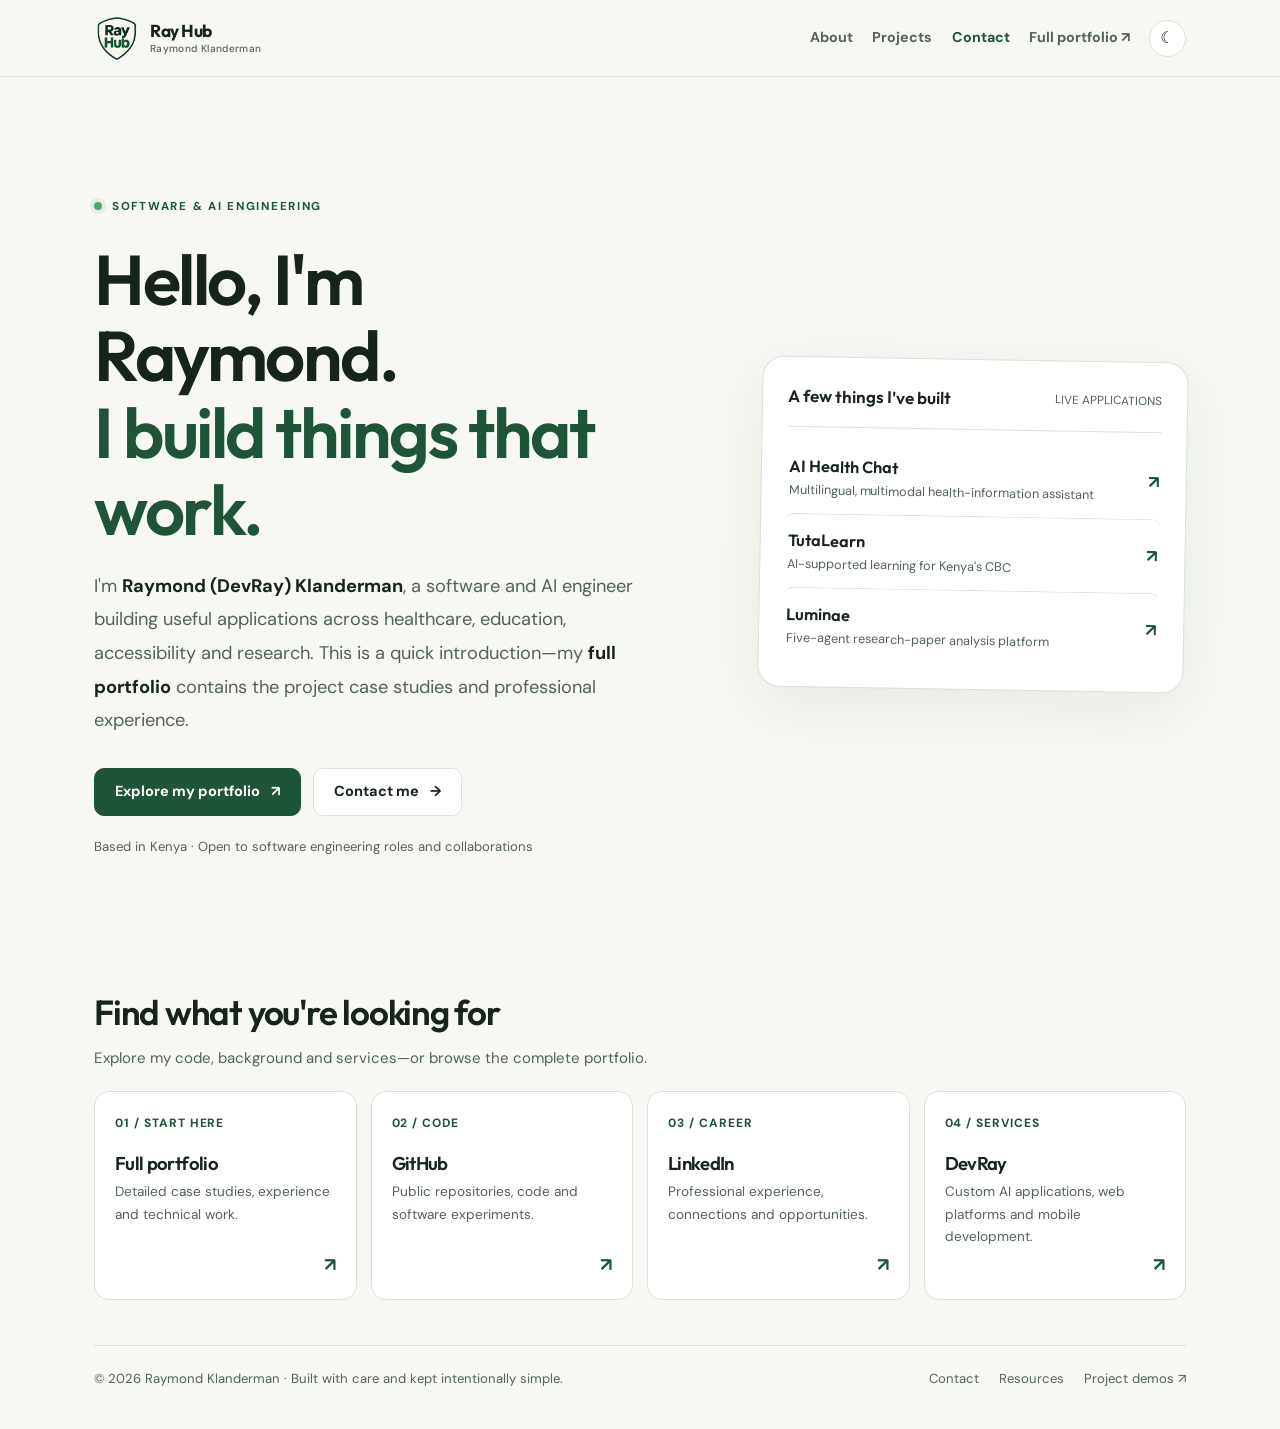
<file: index.html>
<!DOCTYPE html>
<html lang="en" data-theme="light"><head>
<meta charset="UTF-8"><meta name="viewport" content="width=device-width, initial-scale=1">
<meta name="theme-color" content="#f7f8f3"><meta name="color-scheme" content="light dark">
<title>Ray Hub | Raymond Klanderman — Software &amp; AI Engineer</title><meta name="description" content="A concise introduction to Raymond (DevRay) Klanderman, with links to his full engineering portfolio, GitHub, project demos, LinkedIn and contact page.">
<link rel="canonical" href="https://rayklanderman.github.io/">

<meta property="og:type" content="website">
<meta property="og:site_name" content="Ray Hub"><meta property="og:url" content="https://rayklanderman.github.io/">
<meta property="og:title" content="Ray Hub | Raymond Klanderman — Software &amp; AI Engineer">
<meta property="og:description" content="A concise introduction to Raymond (DevRay) Klanderman, with links to his full engineering portfolio, GitHub, project demos, LinkedIn and contact page.">
<meta property="og:image" content="https://rayklanderman.github.io/images/Ray%20Hub%20Shield%20Logo.png">
<meta name="twitter:card" content="summary">
<link rel="preconnect" href="https://fonts.googleapis.com"><link rel="preconnect" href="https://fonts.gstatic.com" crossorigin>
<link href="https://fonts.googleapis.com/css2?family=DM+Sans:wght@400;500;600;700&family=Outfit:wght@400;500;600;700&display=swap" rel="stylesheet">
<script>
(function () {
  var theme = 'light';
  try {
    var stored = localStorage.getItem('theme');
    if (stored === 'dark' || stored === 'light') theme = stored;
    else if (window.matchMedia('(prefers-color-scheme: dark)').matches) theme = 'dark';
  } catch (error) {}
  document.documentElement.dataset.theme = theme;
})();
</script>
<style>
    :root {
      --bg: #f7f8f3;
      --surface: #ffffff;
      --surface-muted: #edf2ec;
      --text: #17241d;
      --muted: #526359;
      --line: #d9e3d9;
      --accent: #1e5539;
      --accent-hover: #123c29;
      --accent-contrast: #ffffff;
      --shadow: 0 18px 55px rgba(24, 51, 33, .065);
    }
    html[data-theme="dark"] {
      --bg: #0e1712;
      --surface: #15231b;
      --surface-muted: #203329;
      --text: #edf5ec;
      --muted: #b5c8b9;
      --line: #304739;
      --accent: #a6d4ac;
      --accent-hover: #c1e5c3;
      --accent-contrast: #102518;
      --shadow: 0 18px 55px rgba(0, 0, 0, .14);
    }
    *, *::before, *::after { box-sizing: border-box; }
    html { scroll-behavior: smooth; }
    body { margin: 0; color: var(--text); background: var(--bg); font: 16px/1.65 "DM Sans", system-ui, -apple-system, Segoe UI, sans-serif; -webkit-font-smoothing: antialiased; }
    a { color: inherit; }
    button { font: inherit; }
    .container { width: min(1092px, calc(100% - 48px)); margin-inline: auto; }
    .skip { position: absolute; top: -100px; left: 20px; padding: 9px 16px; background: var(--accent); color: var(--accent-contrast); z-index: 100; }
    .skip:focus { top: 12px; }
    :focus-visible { outline: 3px solid var(--accent); outline-offset: 4px; border-radius: 4px; }
    .site-header { border-bottom: 1px solid var(--line); }
    .header-inner { min-height: 76px; display: flex; justify-content: space-between; align-items: center; gap: 20px; }
    .brand { display: inline-flex; align-items: center; gap: 10px; font: 700 1.05rem/1.1 "Outfit", sans-serif; text-decoration: none; }
    .brand-mark { display: inline-grid; place-items: center; width: 35px; height: 35px; border-radius: 11px; background: var(--accent); color: var(--accent-contrast); font-size: .78rem; letter-spacing: -.03em; }
    .header-actions { display: flex; align-items: center; gap: 22px; }
    .header-actions a { text-decoration: none; color: var(--muted); font-size: .89rem; font-weight: 700; }
    .header-actions a:hover { color: var(--accent); }
    .theme-button { display: grid; place-items: center; width: 37px; height: 37px; border: 1px solid var(--line); border-radius: 50%; background: var(--surface); color: var(--text); cursor: pointer; }
    .theme-button:hover { border-color: var(--accent); }
    main { padding-bottom: 40px; }
    .hero { padding-block: clamp(64px, 9vw, 122px) 86px; display: grid; grid-template-columns: minmax(0, 1.15fr) minmax(290px, .85fr); align-items: center; gap: clamp(32px, 7vw, 92px); }
    .eyebrow { display: inline-flex; align-items: center; gap: 10px; font-size: .72rem; font-weight: 700; text-transform: uppercase; letter-spacing: .15em; color: var(--accent); }
    .dot { display: inline-block; width: 8px; height: 8px; border-radius: 50%; background: #50a46f; box-shadow: 0 0 0 4px rgba(80,164,111,.12); }
    h1, h2, h3, p { margin-top: 0; }
    h1, h2, h3 { font-family: "Outfit", system-ui, sans-serif; letter-spacing: -.035em; }
    h1 { font-size: clamp(2.7rem, 5.5vw, 4.55rem); line-height: 1.09; margin: 22px 0 22px; font-weight: 600; }
    h1 em { color: var(--accent); font-style: normal; }
    .hero-copy { font-size: clamp(1.03rem, 1.7vw, 1.14rem); color: var(--muted); line-height: 1.85; max-width: 590px; margin-bottom: 30px; }
    .hero-copy strong { color: var(--text); }
    .actions { display: flex; flex-wrap: wrap; gap: 12px; }
    .button { display: inline-flex; align-items: center; justify-content: center; gap: 11px; min-height: 46px; padding: 11px 20px; border-radius: 10px; font-size: .91rem; font-weight: 700; text-decoration: none; border: 1px solid var(--line); transition: background-color .18s ease, transform .18s ease, border-color .18s ease; }
    .button:hover { transform: translateY(-2px); }
    .button.primary { background: var(--accent); color: var(--accent-contrast); border-color: var(--accent); }
    .button.primary:hover { background: var(--accent-hover); border-color: var(--accent-hover); }
    .button.secondary { background: var(--surface); color: var(--text); }
    .button.secondary:hover { border-color: var(--accent); }
    .small-note { color: var(--muted); font-size: .82rem; margin: 20px 0 0; }
    .showcase { border: 1px solid var(--line); background: var(--surface); border-radius: 22px; box-shadow: var(--shadow); padding: 25px; transform: rotate(1deg); }
    .showcase-top { display: flex; align-items: center; justify-content: space-between; border-bottom: 1px solid var(--line); padding-bottom: 16px; margin-bottom: 13px; gap: 14px; }
    .showcase-label { font-family: "Outfit", sans-serif; font-size: 1.06rem; font-weight: 600; }
    .showcase-top span:last-child { color: var(--muted); font-size: .74rem; }
    .showcase-item { padding: 13px 2px; display: flex; align-items: center; justify-content: space-between; gap: 10px; text-decoration: none; border-radius: 8px; }
    .showcase-item + .showcase-item { border-top: 1px solid var(--line); }
    .showcase-item strong { display: block; font-family: "Outfit", sans-serif; font-size: 1.02rem; font-weight: 600; }
    .showcase-item small { display: block; color: var(--muted); font-size: .79rem; line-height: 1.6; }
    .external { color: var(--accent); font-weight: 700; font-size: 1.1rem; flex: 0 0 auto; }
    .showcase-item:hover strong { color: var(--accent); }
    .section { padding-top: 40px; }
    .section-heading { display: flex; align-items: end; justify-content: space-between; gap: 20px; margin-bottom: 20px; }
    h2 { font-weight: 600; font-size: clamp(1.65rem, 3.1vw, 2.18rem); margin: 0; }
    .section-subtitle { color: var(--muted); margin: 5px 0 0; max-width: 680px; font-size: .94rem; }
    .links-grid { display: grid; grid-template-columns: repeat(4, minmax(0,1fr)); gap: 14px; }
    .link-card { min-height: 184px; padding: 23px 20px 19px; border: 1px solid var(--line); background: var(--surface); border-radius: 15px; text-decoration: none; display: flex; flex-direction: column; transition: transform .18s ease, border-color .18s ease, box-shadow .18s ease; }
    .link-card:hover { transform: translateY(-4px); border-color: var(--accent); box-shadow: var(--shadow); }
    .link-card .card-number { font: 700 .75rem "DM Sans",sans-serif; color: var(--accent); letter-spacing: .08em; }
    .link-card h3 { font-size: 1.16rem; font-weight: 600; line-height: 1.2; margin: 21px 0 7px; }
    .link-card p { font-size: .85rem; line-height: 1.65; color: var(--muted); margin: 0; }
    .link-card .arrow { margin-top: auto; align-self: flex-end; color: var(--accent); font-weight: 700; font-size: 1.18rem; }
    .footer-note { margin-top: 45px; padding: 22px 0 0; border-top: 1px solid var(--line); display: flex; align-items: center; justify-content: space-between; flex-wrap: wrap; gap: 16px; color: var(--muted); font-size: .82rem; }
    .footer-note p { margin: 0; }
    .footer-links { display: flex; gap: 20px; flex-wrap: wrap; }
    .footer-links a { color: var(--muted); text-decoration: none; }
    .footer-links a:hover { color: var(--accent); }
    @media (max-width: 880px) {
      .hero { grid-template-columns: 1fr; padding-bottom: 62px; }
      .showcase { max-width: 650px; transform: none; }
      .links-grid { grid-template-columns: repeat(2, minmax(0,1fr)); }
    }
    @media (max-width: 540px) {
      .container { width: min(100% - 32px, 1092px); }
      .header-inner { min-height: 68px; }
      .header-actions { gap: 10px; }
      .header-actions .optional-nav { display: none; }
      .hero { padding-block: 62px 42px; gap: 37px; }
      .showcase { padding: 18px; }
      .links-grid { grid-template-columns: 1fr; gap: 11px; }
      .link-card { min-height: 150px; padding: 18px; }
      .link-card h3 { margin-top: 13px; }
      .section-heading { align-items: start; }
      .footer-note { flex-direction: column; align-items: flex-start; }
    }
    @media (prefers-reduced-motion: reduce) {
      *, *::before, *::after { scroll-behavior: auto !important; transition: none !important; animation: none !important; }
    }
  
    /* Navigation and inner pages */
    .header-actions { gap: clamp(10px, 1.5vw, 20px); }
    .header-actions a[aria-current="page"] { color: var(--accent); }
    .header-actions .nav-contact { color: var(--accent); }
    .page-hero { padding-block: clamp(55px, 8vw, 96px) 44px; max-width: 820px; }
    .breadcrumbs { font-size: .83rem; color: var(--muted); margin: 0 0 24px; }
    .breadcrumbs a { color: var(--accent); text-decoration: none; font-weight: 700; }
    .page-hero h1 { margin: 12px 0 22px; }
    .page-hero .lede { max-width: 750px; font-size: clamp(1.08rem, 2vw, 1.23rem); line-height: 1.77; color: var(--muted); }
    .reading { max-width: 805px; }
    .reading p { line-height: 1.87; color: var(--muted); margin-bottom: 18px; }
    .reading strong { color: var(--text); }
    .feature-grid, .project-grid { display:grid; grid-template-columns:repeat(3,minmax(0,1fr)); gap:16px; }
    .feature-card, .project-card { background:var(--surface); border:1px solid var(--line); border-radius:16px; padding:25px; }
    .feature-card { min-height:195px; }
    .feature-card .mini-index { color:var(--accent); font-weight:800; letter-spacing:.12em; font-size:.72rem; }
    .feature-card h3 { font-size:1.14rem; margin:24px 0 8px; font-weight:600; }
    .feature-card p, .project-card p { font-size:.9rem; line-height:1.76; color:var(--muted); margin:0; }
    .proof-strip { margin-top:30px; padding:25px 30px; border-radius:16px; background:var(--surface-muted); border:1px solid var(--line); }
    .proof-strip strong { display:block; font:600 1.2rem/1.3 'Outfit',sans-serif; margin-bottom:9px; }
    .proof-strip p { margin:0; color:var(--muted); }
    .project-grid { grid-template-columns:repeat(2,minmax(0,1fr)); }
    .project-card { display:flex; flex-direction:column; min-height:250px; }
    .project-top { display:flex; flex-wrap:wrap; align-items:center; justify-content:space-between; gap:8px; margin-bottom:13px; }
    .project-badge { display:inline-block; font-size:.72rem; letter-spacing:.07em; font-weight:700; color:var(--accent); }
    .project-card h3 { font-size:1.35rem; margin:0 0 8px; font-weight:600; }
    .project-card .stack { font-size:.76rem; color:var(--muted); margin:16px 0 22px; }
    .project-actions { display:flex; flex-wrap:wrap; gap:16px; margin-top:auto; }
    .project-actions a { font-size:.89rem; font-weight:700; color:var(--accent); text-decoration:none; }
    .project-actions a:hover, .simple-links a:hover { text-decoration:underline; }
    .simple-links { display:flex; flex-wrap:wrap; gap:10px; }
    .simple-links a { background:var(--surface); border:1px solid var(--line); border-radius:999px; padding:9px 15px; text-decoration:none; font-size:.88rem; font-weight:700; }
    .callout { display:flex; flex-wrap:wrap; align-items:center; justify-content:space-between; gap:22px; padding:28px 30px; margin-top:50px; background:var(--surface-muted); border:1px solid var(--line); border-radius:18px; }
    .callout h2 { font-size:1.6rem; margin-bottom:6px; }
    .callout p { margin:0; color:var(--muted); font-size:.94rem; }
    .section-spaced { margin-top:34px; }
    @media (max-width:880px) { .feature-grid { grid-template-columns:repeat(2,minmax(0,1fr)); } }
    @media (max-width:650px) {
      .header-inner { flex-wrap:wrap; padding-block:13px; gap:10px; }
      .header-actions { width:100%; justify-content:space-between; gap:8px; }
      .header-actions a { font-size:.85rem; }
      .header-actions .optional-nav { display:none; }
      .page-hero { padding-block:49px 32px; }
      .feature-grid,.project-grid { grid-template-columns:1fr; }
      .feature-card { min-height:unset; }
      .callout { padding:24px; }
      .project-card { min-height:unset; }
    }
    @media (max-width:350px) { .header-actions { flex-wrap:wrap; } }

/* Ray Hub brand: shared by homepage, About, Projects and Contact */
.brand-shield { width: 46px; height: 46px; display: block; object-fit: contain; object-position: center; flex: 0 0 auto; }
.brand-label { display: flex; flex-direction: column; justify-content: center; line-height: 1.15; gap: 3px; }
.brand-label strong { font: 700 1.08rem/1.1 "Outfit", system-ui, sans-serif; letter-spacing: -.025em; color: var(--text); }
.brand-label small { font: 500 .63rem/1.15 "DM Sans", system-ui, sans-serif; letter-spacing: .035em; color: var(--muted); }
@media (max-width: 420px) {
  .brand-shield { width: 38px; height: 38px; }
  .brand-label small { font-size: .58rem; }
}
</style>
<meta name="twitter:image" content="https://rayklanderman.github.io/images/Ray%20Hub%20Shield%20Logo.png">
<meta name="twitter:image:alt" content="Ray Hub shield logo">
<meta property="og:image:alt" content="Ray Hub shield logo">
<link rel="icon" href="/favicon.ico?v=rayhub-stacked-1" sizes="any">
<link rel="icon" type="image/png" sizes="32x32" href="/favicon-32x32.png?v=rayhub-stacked-1">
<link rel="icon" type="image/png" sizes="16x16" href="/favicon-16x16.png?v=rayhub-stacked-1">
<link rel="apple-touch-icon" sizes="180x180" href="/apple-touch-icon.png?v=rayhub-stacked-1">
</head><body>
<a href="#main" class="skip">Skip to content</a>
<header class="site-header"><div class="container header-inner">
  <a class="brand" href="/" aria-current="page" aria-label="Ray Hub by Raymond Klanderman — home"><img class="brand-shield" src="/images/Ray%20Hub%20Shield%20Logo.png" width="46" height="46" alt="" aria-hidden="true" decoding="async"><span class="brand-label"><strong>Ray Hub</strong><small>Raymond Klanderman</small></span></a>
  <nav class="header-actions" aria-label="Main navigation"><a href="/about/">About</a><a href="/projects/">Projects</a><a href="/contact/" class="nav-contact">Contact</a><a href="https://rayklanderman.is-a.dev/" class="optional-nav" target="_blank" rel="noopener noreferrer">Full portfolio ↗</a><button id="theme-toggle" class="theme-button" type="button" aria-label="Switch to dark mode" title="Change color theme">☾</button></nav>
</div></header>
<main id="main" class="container"><section class="hero" aria-labelledby="hero-heading">
<div><span class="eyebrow"><span class="dot" aria-hidden="true"></span> Software &amp; AI engineering</span>
<h1 id="hero-heading">Hello, I'm Raymond.<br><em>I build things that work.</em></h1>
<p class="hero-copy">I'm <strong>Raymond (DevRay) Klanderman</strong>, a software and AI engineer building useful applications across healthcare, education, accessibility and research. This is a quick introduction—my <strong>full portfolio</strong> contains the project case studies and professional experience.</p>
<div class="actions"><a class="button primary" href="https://rayklanderman.is-a.dev/" target="_blank" rel="noopener noreferrer">Explore my portfolio <span aria-hidden="true">↗</span></a>
<a class="button secondary" href="/contact/">Contact me <span aria-hidden="true">→</span></a></div>
<p class="small-note">Based in Kenya · Open to software engineering roles and collaborations</p></div>
<aside class="showcase" aria-labelledby="showcase-title">
<div class="showcase-top"><span class="showcase-label" id="showcase-title">A few things I've built</span><span>LIVE APPLICATIONS</span></div>
<a class="showcase-item" href="https://aihealthchat.qzz.io/" target="_blank" rel="noopener noreferrer"><span><strong>AI Health Chat</strong><small>Multilingual, multimodal health-information assistant</small></span><span class="external" aria-hidden="true">↗</span></a>
<a class="showcase-item" href="https://tutalearn.qzz.io/" target="_blank" rel="noopener noreferrer"><span><strong>TutaLearn</strong><small>AI-supported learning for Kenya's CBC</small></span><span class="external" aria-hidden="true">↗</span></a>
<a class="showcase-item" href="https://luminae.qzz.io/" target="_blank" rel="noopener noreferrer"><span><strong>Luminae</strong><small>Five-agent research-paper analysis platform</small></span><span class="external" aria-hidden="true">↗</span></a>
</aside></section>
<section class="section" aria-labelledby="explore-heading"><div class="section-heading"><div><h2 id="explore-heading">Find what you're looking for</h2><p class="section-subtitle">Explore my code, background and services—or browse the complete portfolio.</p></div></div>
<div class="links-grid">
<a class="link-card" href="https://rayklanderman.is-a.dev/" target="_blank" rel="noopener noreferrer"><span class="card-number">01 / START HERE</span><h3>Full portfolio</h3><p>Detailed case studies, experience and technical work.</p><span class="arrow" aria-hidden="true">↗</span></a>
<a class="link-card" href="https://github.com/rayklanderman" target="_blank" rel="noopener noreferrer"><span class="card-number">02 / CODE</span><h3>GitHub</h3><p>Public repositories, code and software experiments.</p><span class="arrow" aria-hidden="true">↗</span></a>
<a class="link-card" href="https://www.linkedin.com/in/rayklanderman/" target="_blank" rel="noopener noreferrer"><span class="card-number">03 / CAREER</span><h3>LinkedIn</h3><p>Professional experience, connections and opportunities.</p><span class="arrow" aria-hidden="true">↗</span></a>
<a class="link-card" href="https://devray.qzz.io/" target="_blank" rel="noopener noreferrer"><span class="card-number">04 / SERVICES</span><h3>DevRay</h3><p>Custom AI applications, web platforms and mobile development.</p><span class="arrow" aria-hidden="true">↗</span></a>
</div></section><footer class="footer-note">
<p>© <span id="year">2026</span> Raymond Klanderman · Built with care and kept intentionally simple.</p>
<nav class="footer-links" aria-label="Additional links"><a href="/contact/">Contact</a><a href="/resources/">Resources</a><a href="https://www.youtube.com/playlist?list=PLJa0i7fpyLmA" target="_blank" rel="noopener noreferrer">Project demos ↗</a></nav>
</footer></main>
<script>
(function () {
  var root = document.documentElement;
  var button = document.getElementById('theme-toggle');
  var year = document.getElementById('year');
  if (year) year.textContent = String(new Date().getFullYear());
  function sync() {
    if (!button) return;
    var dark = root.dataset.theme === 'dark';
    button.textContent = dark ? '☀' : '☾';
    button.setAttribute('aria-label', dark ? 'Switch to light mode' : 'Switch to dark mode');
    button.setAttribute('aria-pressed', String(dark));
  }
  if (button) {
    sync();
    button.addEventListener('click', function () {
      var next = root.dataset.theme === 'dark' ? 'light' : 'dark';
      root.dataset.theme = next;
      try { localStorage.setItem('theme', next); } catch (error) {}
      sync();
    });
  }
})();
</script>
</body></html>
</file>
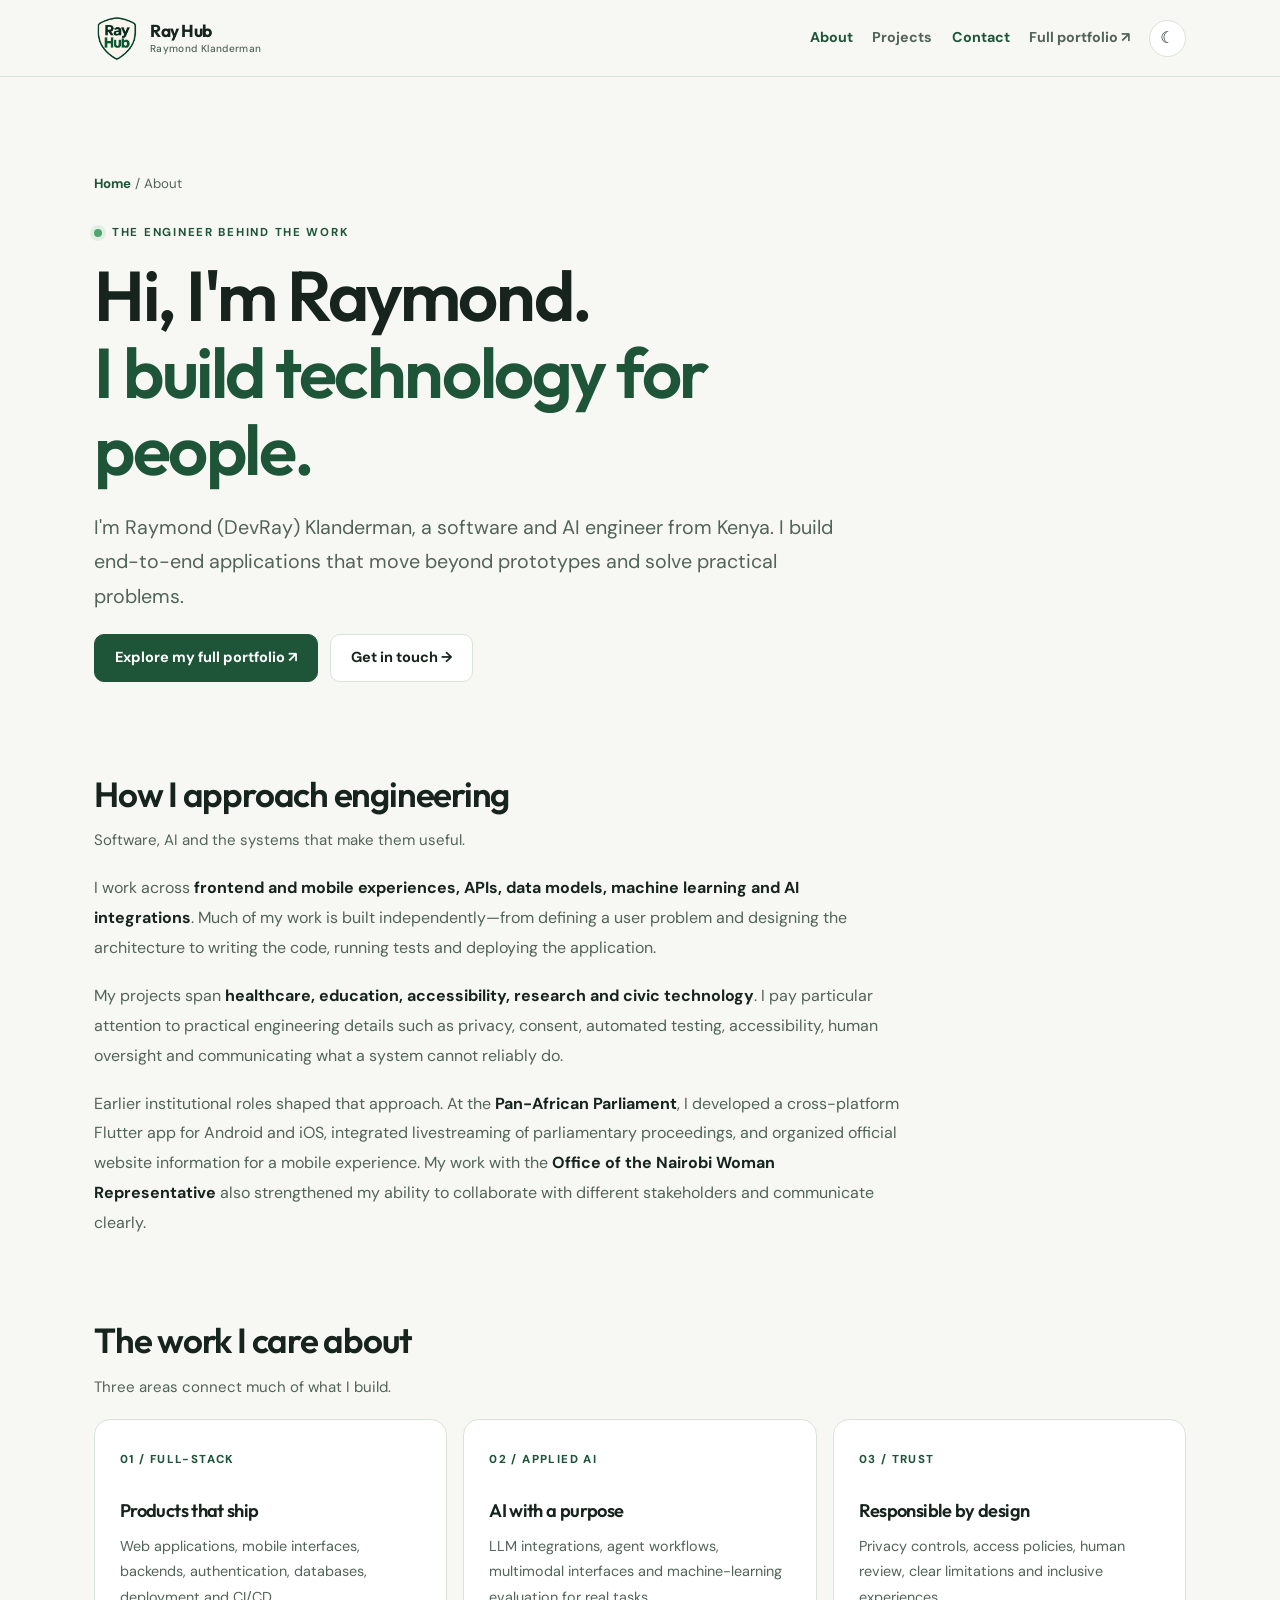
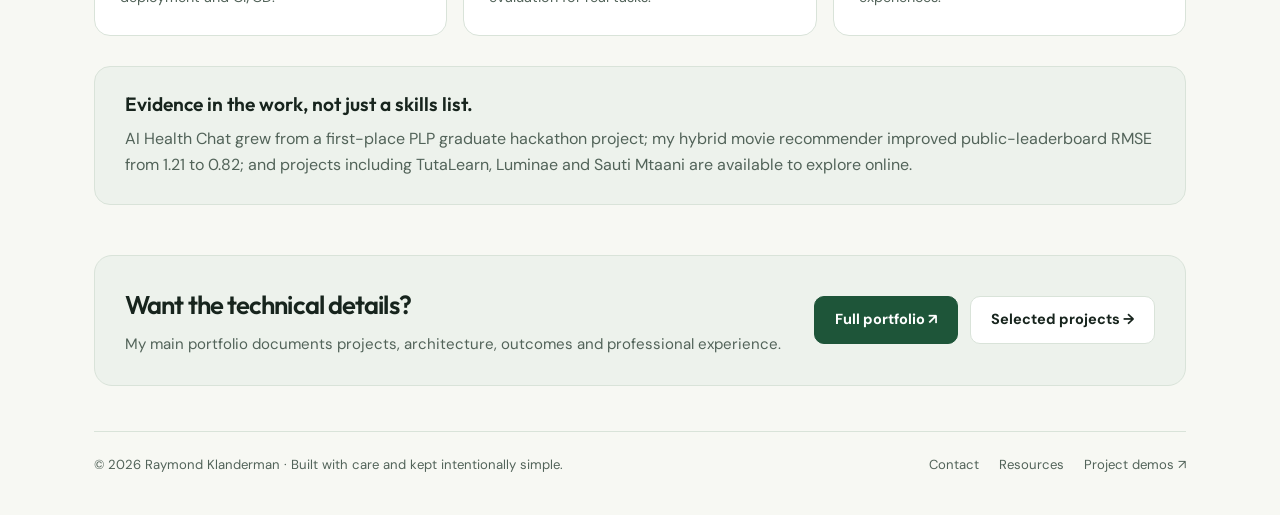
<file: about/index.html>
<!DOCTYPE html>
<html lang="en" data-theme="light"><head>
<meta charset="UTF-8"><meta name="viewport" content="width=device-width, initial-scale=1">
<meta name="theme-color" content="#f7f8f3"><meta name="color-scheme" content="light dark">
<title>About Raymond Klanderman | Ray Hub</title><meta name="description" content="Learn about Raymond (DevRay) Klanderman, a software and AI engineer building full-stack, accessible and responsible AI applications.">
<link rel="canonical" href="https://rayklanderman.github.io/about/">

<meta property="og:type" content="website">
<meta property="og:site_name" content="Ray Hub"><meta property="og:url" content="https://rayklanderman.github.io/about/">
<meta property="og:title" content="About Raymond Klanderman | Ray Hub">
<meta property="og:description" content="Learn about Raymond (DevRay) Klanderman, a software and AI engineer building full-stack, accessible and responsible AI applications.">
<meta property="og:image" content="https://rayklanderman.github.io/images/Ray%20Hub%20Shield%20Logo.png">
<meta name="twitter:card" content="summary">
<link rel="preconnect" href="https://fonts.googleapis.com"><link rel="preconnect" href="https://fonts.gstatic.com" crossorigin>
<link href="https://fonts.googleapis.com/css2?family=DM+Sans:wght@400;500;600;700&family=Outfit:wght@400;500;600;700&display=swap" rel="stylesheet">
<script>
(function () {
  var theme = 'light';
  try {
    var stored = localStorage.getItem('theme');
    if (stored === 'dark' || stored === 'light') theme = stored;
    else if (window.matchMedia('(prefers-color-scheme: dark)').matches) theme = 'dark';
  } catch (error) {}
  document.documentElement.dataset.theme = theme;
})();
</script>
<style>
    :root {
      --bg: #f7f8f3;
      --surface: #ffffff;
      --surface-muted: #edf2ec;
      --text: #17241d;
      --muted: #526359;
      --line: #d9e3d9;
      --accent: #1e5539;
      --accent-hover: #123c29;
      --accent-contrast: #ffffff;
      --shadow: 0 18px 55px rgba(24, 51, 33, .065);
    }
    html[data-theme="dark"] {
      --bg: #0e1712;
      --surface: #15231b;
      --surface-muted: #203329;
      --text: #edf5ec;
      --muted: #b5c8b9;
      --line: #304739;
      --accent: #a6d4ac;
      --accent-hover: #c1e5c3;
      --accent-contrast: #102518;
      --shadow: 0 18px 55px rgba(0, 0, 0, .14);
    }
    *, *::before, *::after { box-sizing: border-box; }
    html { scroll-behavior: smooth; }
    body { margin: 0; color: var(--text); background: var(--bg); font: 16px/1.65 "DM Sans", system-ui, -apple-system, Segoe UI, sans-serif; -webkit-font-smoothing: antialiased; }
    a { color: inherit; }
    button { font: inherit; }
    .container { width: min(1092px, calc(100% - 48px)); margin-inline: auto; }
    .skip { position: absolute; top: -100px; left: 20px; padding: 9px 16px; background: var(--accent); color: var(--accent-contrast); z-index: 100; }
    .skip:focus { top: 12px; }
    :focus-visible { outline: 3px solid var(--accent); outline-offset: 4px; border-radius: 4px; }
    .site-header { border-bottom: 1px solid var(--line); }
    .header-inner { min-height: 76px; display: flex; justify-content: space-between; align-items: center; gap: 20px; }
    .brand { display: inline-flex; align-items: center; gap: 10px; font: 700 1.05rem/1.1 "Outfit", sans-serif; text-decoration: none; }
    .brand-mark { display: inline-grid; place-items: center; width: 35px; height: 35px; border-radius: 11px; background: var(--accent); color: var(--accent-contrast); font-size: .78rem; letter-spacing: -.03em; }
    .header-actions { display: flex; align-items: center; gap: 22px; }
    .header-actions a { text-decoration: none; color: var(--muted); font-size: .89rem; font-weight: 700; }
    .header-actions a:hover { color: var(--accent); }
    .theme-button { display: grid; place-items: center; width: 37px; height: 37px; border: 1px solid var(--line); border-radius: 50%; background: var(--surface); color: var(--text); cursor: pointer; }
    .theme-button:hover { border-color: var(--accent); }
    main { padding-bottom: 40px; }
    .hero { padding-block: clamp(64px, 9vw, 122px) 86px; display: grid; grid-template-columns: minmax(0, 1.15fr) minmax(290px, .85fr); align-items: center; gap: clamp(32px, 7vw, 92px); }
    .eyebrow { display: inline-flex; align-items: center; gap: 10px; font-size: .72rem; font-weight: 700; text-transform: uppercase; letter-spacing: .15em; color: var(--accent); }
    .dot { display: inline-block; width: 8px; height: 8px; border-radius: 50%; background: #50a46f; box-shadow: 0 0 0 4px rgba(80,164,111,.12); }
    h1, h2, h3, p { margin-top: 0; }
    h1, h2, h3 { font-family: "Outfit", system-ui, sans-serif; letter-spacing: -.035em; }
    h1 { font-size: clamp(2.7rem, 5.5vw, 4.55rem); line-height: 1.09; margin: 22px 0 22px; font-weight: 600; }
    h1 em { color: var(--accent); font-style: normal; }
    .hero-copy { font-size: clamp(1.03rem, 1.7vw, 1.14rem); color: var(--muted); line-height: 1.85; max-width: 590px; margin-bottom: 30px; }
    .hero-copy strong { color: var(--text); }
    .actions { display: flex; flex-wrap: wrap; gap: 12px; }
    .button { display: inline-flex; align-items: center; justify-content: center; gap: 11px; min-height: 46px; padding: 11px 20px; border-radius: 10px; font-size: .91rem; font-weight: 700; text-decoration: none; border: 1px solid var(--line); transition: background-color .18s ease, transform .18s ease, border-color .18s ease; }
    .button:hover { transform: translateY(-2px); }
    .button.primary { background: var(--accent); color: var(--accent-contrast); border-color: var(--accent); }
    .button.primary:hover { background: var(--accent-hover); border-color: var(--accent-hover); }
    .button.secondary { background: var(--surface); color: var(--text); }
    .button.secondary:hover { border-color: var(--accent); }
    .small-note { color: var(--muted); font-size: .82rem; margin: 20px 0 0; }
    .showcase { border: 1px solid var(--line); background: var(--surface); border-radius: 22px; box-shadow: var(--shadow); padding: 25px; transform: rotate(1deg); }
    .showcase-top { display: flex; align-items: center; justify-content: space-between; border-bottom: 1px solid var(--line); padding-bottom: 16px; margin-bottom: 13px; gap: 14px; }
    .showcase-label { font-family: "Outfit", sans-serif; font-size: 1.06rem; font-weight: 600; }
    .showcase-top span:last-child { color: var(--muted); font-size: .74rem; }
    .showcase-item { padding: 13px 2px; display: flex; align-items: center; justify-content: space-between; gap: 10px; text-decoration: none; border-radius: 8px; }
    .showcase-item + .showcase-item { border-top: 1px solid var(--line); }
    .showcase-item strong { display: block; font-family: "Outfit", sans-serif; font-size: 1.02rem; font-weight: 600; }
    .showcase-item small { display: block; color: var(--muted); font-size: .79rem; line-height: 1.6; }
    .external { color: var(--accent); font-weight: 700; font-size: 1.1rem; flex: 0 0 auto; }
    .showcase-item:hover strong { color: var(--accent); }
    .section { padding-top: 40px; }
    .section-heading { display: flex; align-items: end; justify-content: space-between; gap: 20px; margin-bottom: 20px; }
    h2 { font-weight: 600; font-size: clamp(1.65rem, 3.1vw, 2.18rem); margin: 0; }
    .section-subtitle { color: var(--muted); margin: 5px 0 0; max-width: 680px; font-size: .94rem; }
    .links-grid { display: grid; grid-template-columns: repeat(4, minmax(0,1fr)); gap: 14px; }
    .link-card { min-height: 184px; padding: 23px 20px 19px; border: 1px solid var(--line); background: var(--surface); border-radius: 15px; text-decoration: none; display: flex; flex-direction: column; transition: transform .18s ease, border-color .18s ease, box-shadow .18s ease; }
    .link-card:hover { transform: translateY(-4px); border-color: var(--accent); box-shadow: var(--shadow); }
    .link-card .card-number { font: 700 .75rem "DM Sans",sans-serif; color: var(--accent); letter-spacing: .08em; }
    .link-card h3 { font-size: 1.16rem; font-weight: 600; line-height: 1.2; margin: 21px 0 7px; }
    .link-card p { font-size: .85rem; line-height: 1.65; color: var(--muted); margin: 0; }
    .link-card .arrow { margin-top: auto; align-self: flex-end; color: var(--accent); font-weight: 700; font-size: 1.18rem; }
    .footer-note { margin-top: 45px; padding: 22px 0 0; border-top: 1px solid var(--line); display: flex; align-items: center; justify-content: space-between; flex-wrap: wrap; gap: 16px; color: var(--muted); font-size: .82rem; }
    .footer-note p { margin: 0; }
    .footer-links { display: flex; gap: 20px; flex-wrap: wrap; }
    .footer-links a { color: var(--muted); text-decoration: none; }
    .footer-links a:hover { color: var(--accent); }
    @media (max-width: 880px) {
      .hero { grid-template-columns: 1fr; padding-bottom: 62px; }
      .showcase { max-width: 650px; transform: none; }
      .links-grid { grid-template-columns: repeat(2, minmax(0,1fr)); }
    }
    @media (max-width: 540px) {
      .container { width: min(100% - 32px, 1092px); }
      .header-inner { min-height: 68px; }
      .header-actions { gap: 10px; }
      .header-actions .optional-nav { display: none; }
      .hero { padding-block: 62px 42px; gap: 37px; }
      .showcase { padding: 18px; }
      .links-grid { grid-template-columns: 1fr; gap: 11px; }
      .link-card { min-height: 150px; padding: 18px; }
      .link-card h3 { margin-top: 13px; }
      .section-heading { align-items: start; }
      .footer-note { flex-direction: column; align-items: flex-start; }
    }
    @media (prefers-reduced-motion: reduce) {
      *, *::before, *::after { scroll-behavior: auto !important; transition: none !important; animation: none !important; }
    }
  
    /* Navigation and inner pages */
    .header-actions { gap: clamp(10px, 1.5vw, 20px); }
    .header-actions a[aria-current="page"] { color: var(--accent); }
    .header-actions .nav-contact { color: var(--accent); }
    .page-hero { padding-block: clamp(55px, 8vw, 96px) 44px; max-width: 820px; }
    .breadcrumbs { font-size: .83rem; color: var(--muted); margin: 0 0 24px; }
    .breadcrumbs a { color: var(--accent); text-decoration: none; font-weight: 700; }
    .page-hero h1 { margin: 12px 0 22px; }
    .page-hero .lede { max-width: 750px; font-size: clamp(1.08rem, 2vw, 1.23rem); line-height: 1.77; color: var(--muted); }
    .reading { max-width: 805px; }
    .reading p { line-height: 1.87; color: var(--muted); margin-bottom: 18px; }
    .reading strong { color: var(--text); }
    .feature-grid, .project-grid { display:grid; grid-template-columns:repeat(3,minmax(0,1fr)); gap:16px; }
    .feature-card, .project-card { background:var(--surface); border:1px solid var(--line); border-radius:16px; padding:25px; }
    .feature-card { min-height:195px; }
    .feature-card .mini-index { color:var(--accent); font-weight:800; letter-spacing:.12em; font-size:.72rem; }
    .feature-card h3 { font-size:1.14rem; margin:24px 0 8px; font-weight:600; }
    .feature-card p, .project-card p { font-size:.9rem; line-height:1.76; color:var(--muted); margin:0; }
    .proof-strip { margin-top:30px; padding:25px 30px; border-radius:16px; background:var(--surface-muted); border:1px solid var(--line); }
    .proof-strip strong { display:block; font:600 1.2rem/1.3 'Outfit',sans-serif; margin-bottom:9px; }
    .proof-strip p { margin:0; color:var(--muted); }
    .project-grid { grid-template-columns:repeat(2,minmax(0,1fr)); }
    .project-card { display:flex; flex-direction:column; min-height:250px; }
    .project-top { display:flex; flex-wrap:wrap; align-items:center; justify-content:space-between; gap:8px; margin-bottom:13px; }
    .project-badge { display:inline-block; font-size:.72rem; letter-spacing:.07em; font-weight:700; color:var(--accent); }
    .project-card h3 { font-size:1.35rem; margin:0 0 8px; font-weight:600; }
    .project-card .stack { font-size:.76rem; color:var(--muted); margin:16px 0 22px; }
    .project-actions { display:flex; flex-wrap:wrap; gap:16px; margin-top:auto; }
    .project-actions a { font-size:.89rem; font-weight:700; color:var(--accent); text-decoration:none; }
    .project-actions a:hover, .simple-links a:hover { text-decoration:underline; }
    .simple-links { display:flex; flex-wrap:wrap; gap:10px; }
    .simple-links a { background:var(--surface); border:1px solid var(--line); border-radius:999px; padding:9px 15px; text-decoration:none; font-size:.88rem; font-weight:700; }
    .callout { display:flex; flex-wrap:wrap; align-items:center; justify-content:space-between; gap:22px; padding:28px 30px; margin-top:50px; background:var(--surface-muted); border:1px solid var(--line); border-radius:18px; }
    .callout h2 { font-size:1.6rem; margin-bottom:6px; }
    .callout p { margin:0; color:var(--muted); font-size:.94rem; }
    .section-spaced { margin-top:34px; }
    @media (max-width:880px) { .feature-grid { grid-template-columns:repeat(2,minmax(0,1fr)); } }
    @media (max-width:650px) {
      .header-inner { flex-wrap:wrap; padding-block:13px; gap:10px; }
      .header-actions { width:100%; justify-content:space-between; gap:8px; }
      .header-actions a { font-size:.85rem; }
      .header-actions .optional-nav { display:none; }
      .page-hero { padding-block:49px 32px; }
      .feature-grid,.project-grid { grid-template-columns:1fr; }
      .feature-card { min-height:unset; }
      .callout { padding:24px; }
      .project-card { min-height:unset; }
    }
    @media (max-width:350px) { .header-actions { flex-wrap:wrap; } }

/* Ray Hub brand: shared by homepage, About, Projects and Contact */
.brand-shield { width: 46px; height: 46px; display: block; object-fit: contain; object-position: center; flex: 0 0 auto; }
.brand-label { display: flex; flex-direction: column; justify-content: center; line-height: 1.15; gap: 3px; }
.brand-label strong { font: 700 1.08rem/1.1 "Outfit", system-ui, sans-serif; letter-spacing: -.025em; color: var(--text); }
.brand-label small { font: 500 .63rem/1.15 "DM Sans", system-ui, sans-serif; letter-spacing: .035em; color: var(--muted); }
@media (max-width: 420px) {
  .brand-shield { width: 38px; height: 38px; }
  .brand-label small { font-size: .58rem; }
}
</style>
<meta name="twitter:image" content="https://rayklanderman.github.io/images/Ray%20Hub%20Shield%20Logo.png">
<meta name="twitter:image:alt" content="Ray Hub shield logo">
<meta property="og:image:alt" content="Ray Hub shield logo">
<link rel="icon" href="/favicon.ico?v=rayhub-stacked-1" sizes="any">
<link rel="icon" type="image/png" sizes="32x32" href="/favicon-32x32.png?v=rayhub-stacked-1">
<link rel="icon" type="image/png" sizes="16x16" href="/favicon-16x16.png?v=rayhub-stacked-1">
<link rel="apple-touch-icon" sizes="180x180" href="/apple-touch-icon.png?v=rayhub-stacked-1">
</head><body>
<a href="#main" class="skip">Skip to content</a>
<header class="site-header"><div class="container header-inner">
  <a class="brand" href="/" aria-label="Ray Hub by Raymond Klanderman — home"><img class="brand-shield" src="/images/Ray%20Hub%20Shield%20Logo.png" width="46" height="46" alt="" aria-hidden="true" decoding="async"><span class="brand-label"><strong>Ray Hub</strong><small>Raymond Klanderman</small></span></a>
  <nav class="header-actions" aria-label="Main navigation"><a href="/about/" aria-current="page">About</a><a href="/projects/">Projects</a><a href="/contact/" class="nav-contact">Contact</a><a href="https://rayklanderman.is-a.dev/" class="optional-nav" target="_blank" rel="noopener noreferrer">Full portfolio ↗</a><button id="theme-toggle" class="theme-button" type="button" aria-label="Switch to dark mode" title="Change color theme">☾</button></nav>
</div></header>
<main id="main" class="container"><section class="page-hero" aria-labelledby="page-title">
<p class="breadcrumbs"><a href="/">Home</a> / About</p>
<span class="eyebrow"><span class="dot" aria-hidden="true"></span> The engineer behind the work</span>
<h1 id="page-title">Hi, I'm Raymond.<br><em>I build technology for people.</em></h1>
<p class="lede">I'm Raymond (DevRay) Klanderman, a software and AI engineer from Kenya. I build end-to-end applications that move beyond prototypes and solve practical problems.</p>
<div class="actions"><a class="button primary" href="https://rayklanderman.is-a.dev/" target="_blank" rel="noopener noreferrer">Explore my full portfolio ↗</a><a class="button secondary" href="/contact/">Get in touch →</a></div>
</section>
<section class="section" aria-labelledby="approach-title">
<div class="section-heading"><div><h2 id="approach-title">How I approach engineering</h2><p class="section-subtitle">Software, AI and the systems that make them useful.</p></div></div>
<div class="reading">
<p>I work across <strong>frontend and mobile experiences, APIs, data models, machine learning and AI integrations</strong>. Much of my work is built independently—from defining a user problem and designing the architecture to writing the code, running tests and deploying the application.</p>
<p>My projects span <strong>healthcare, education, accessibility, research and civic technology</strong>. I pay particular attention to practical engineering details such as privacy, consent, automated testing, accessibility, human oversight and communicating what a system cannot reliably do.</p>
<p>Earlier institutional roles shaped that approach. At the <strong>Pan-African Parliament</strong>, I developed a cross-platform Flutter app for Android and iOS, integrated livestreaming of parliamentary proceedings, and organized official website information for a mobile experience. My work with the <strong>Office of the Nairobi Woman Representative</strong> also strengthened my ability to collaborate with different stakeholders and communicate clearly.</p>
</div>
</section>
<section class="section section-spaced" aria-labelledby="focus-title">
<div class="section-heading"><div><h2 id="focus-title">The work I care about</h2><p class="section-subtitle">Three areas connect much of what I build.</p></div></div>
<div class="feature-grid">
<article class="feature-card"><span class="mini-index">01 / FULL-STACK</span><h3>Products that ship</h3><p>Web applications, mobile interfaces, backends, authentication, databases, deployment and CI/CD.</p></article>
<article class="feature-card"><span class="mini-index">02 / APPLIED AI</span><h3>AI with a purpose</h3><p>LLM integrations, agent workflows, multimodal interfaces and machine-learning evaluation for real tasks.</p></article>
<article class="feature-card"><span class="mini-index">03 / TRUST</span><h3>Responsible by design</h3><p>Privacy controls, access policies, human review, clear limitations and inclusive experiences.</p></article>
</div>
<div class="proof-strip"><strong>Evidence in the work, not just a skills list.</strong><p>AI Health Chat grew from a first-place PLP graduate hackathon project; my hybrid movie recommender improved public-leaderboard RMSE from 1.21 to 0.82; and projects including TutaLearn, Luminae and Sauti Mtaani are available to explore online.</p></div>
</section>
<section class="callout" aria-label="Further links"><div><h2>Want the technical details?</h2><p>My main portfolio documents projects, architecture, outcomes and professional experience.</p></div><div class="actions"><a class="button primary" href="https://rayklanderman.is-a.dev/" target="_blank" rel="noopener noreferrer">Full portfolio ↗</a><a class="button secondary" href="/projects/">Selected projects →</a></div></section><footer class="footer-note">
<p>© <span id="year">2026</span> Raymond Klanderman · Built with care and kept intentionally simple.</p>
<nav class="footer-links" aria-label="Additional links"><a href="/contact/">Contact</a><a href="/resources/">Resources</a><a href="https://www.youtube.com/playlist?list=PLJa0i7fpyLmA" target="_blank" rel="noopener noreferrer">Project demos ↗</a></nav>
</footer></main>
<script>
(function () {
  var root = document.documentElement;
  var button = document.getElementById('theme-toggle');
  var year = document.getElementById('year');
  if (year) year.textContent = String(new Date().getFullYear());
  function sync() {
    if (!button) return;
    var dark = root.dataset.theme === 'dark';
    button.textContent = dark ? '☀' : '☾';
    button.setAttribute('aria-label', dark ? 'Switch to light mode' : 'Switch to dark mode');
    button.setAttribute('aria-pressed', String(dark));
  }
  if (button) {
    sync();
    button.addEventListener('click', function () {
      var next = root.dataset.theme === 'dark' ? 'light' : 'dark';
      root.dataset.theme = next;
      try { localStorage.setItem('theme', next); } catch (error) {}
      sync();
    });
  }
})();
</script>
</body></html>
</file>
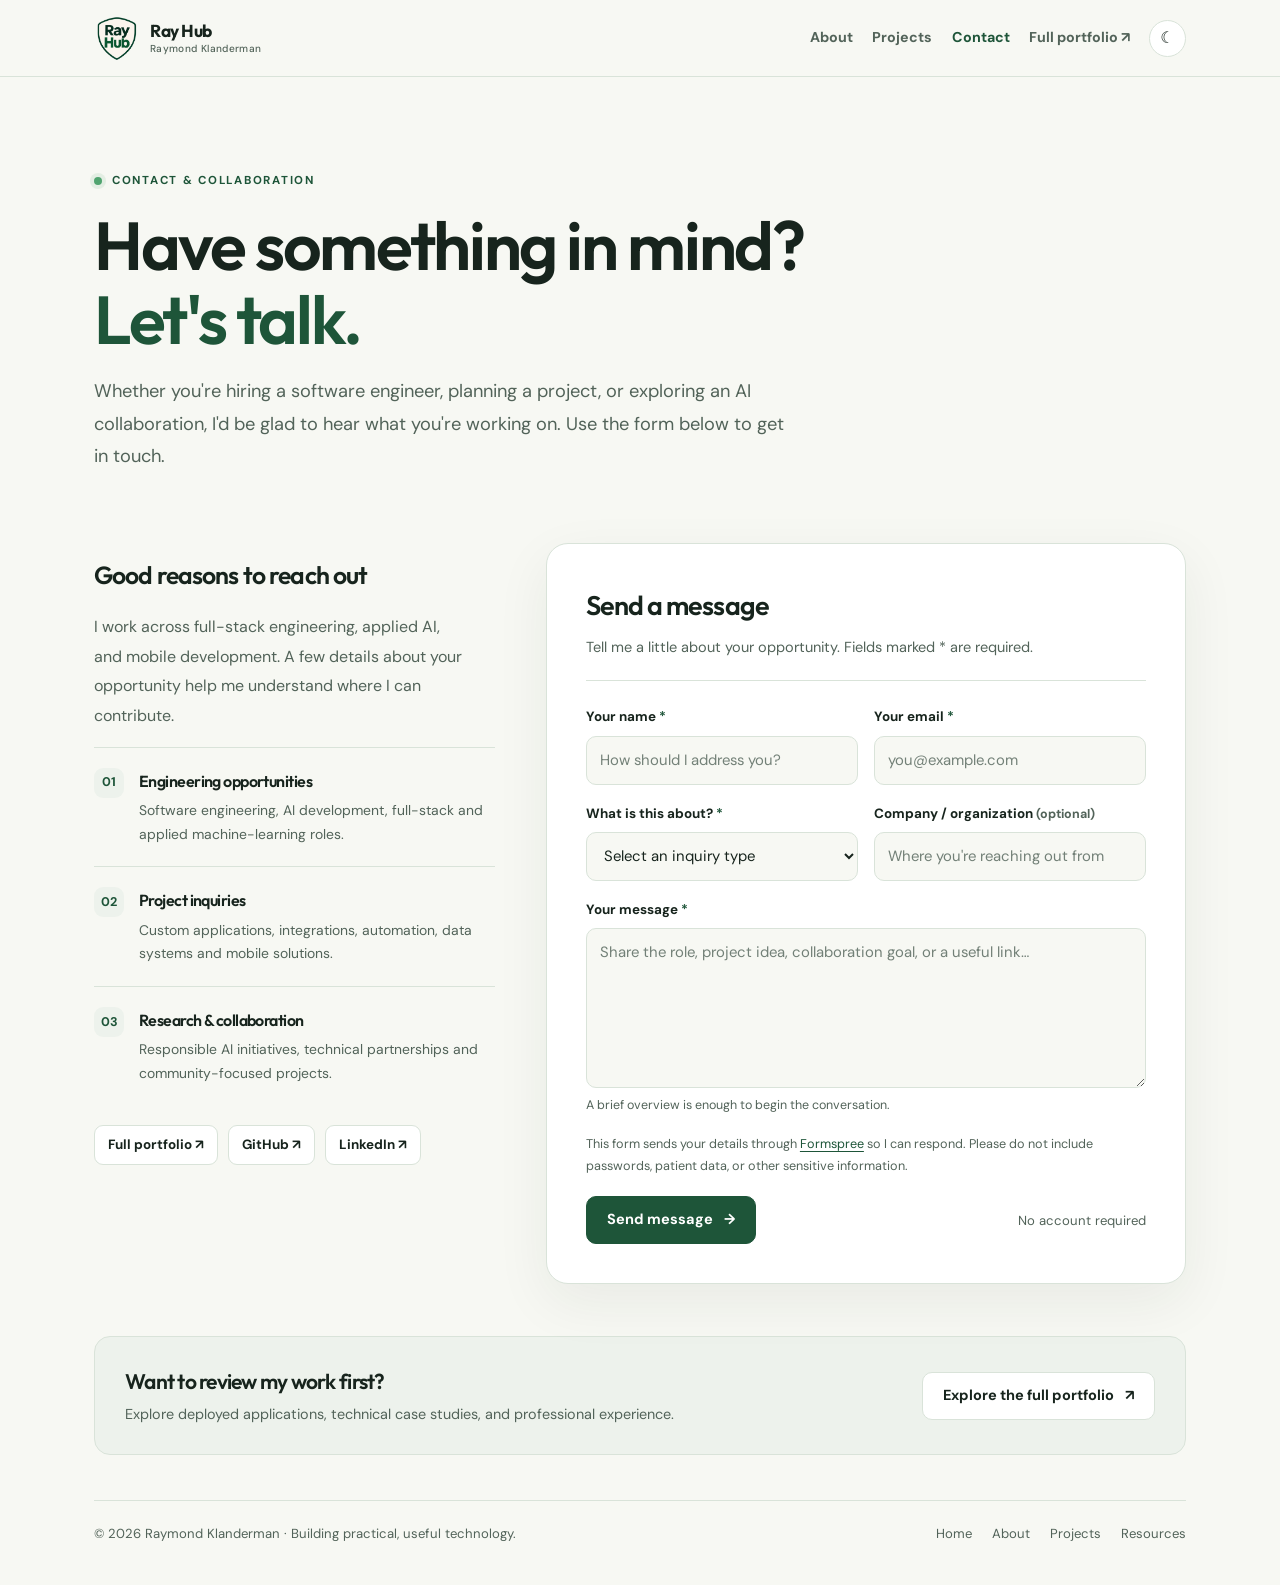
<file: contact/index.html>
<!DOCTYPE html>
<html lang="en" data-theme="light"><head>
<meta charset="UTF-8"><meta name="viewport" content="width=device-width, initial-scale=1">
<meta name="theme-color" content="#f7f8f3"><meta name="color-scheme" content="light dark">
<title>Contact Raymond Klanderman | Ray Hub</title><meta name="description" content="Contact Raymond (DevRay) Klanderman about software engineering opportunities, AI projects and technical collaborations. Use the secure contact form.">
<link rel="canonical" href="https://rayklanderman.github.io/contact/">

<meta property="og:type" content="website">
<meta property="og:site_name" content="Ray Hub"><meta property="og:url" content="https://rayklanderman.github.io/contact/">
<meta property="og:title" content="Contact Raymond Klanderman | Ray Hub">
<meta property="og:description" content="Contact Raymond (DevRay) Klanderman about software engineering opportunities, AI projects and technical collaborations. Use the secure contact form.">
<meta property="og:image" content="https://rayklanderman.github.io/images/Ray%20Hub%20Shield%20Logo.png">
<meta name="twitter:card" content="summary">
<link rel="preconnect" href="https://fonts.googleapis.com"><link rel="preconnect" href="https://fonts.gstatic.com" crossorigin>
<link href="https://fonts.googleapis.com/css2?family=DM+Sans:wght@400;500;600;700&family=Outfit:wght@400;500;600;700&display=swap" rel="stylesheet">
<script>
(function () {
  var theme = 'light';
  try {
    var stored = localStorage.getItem('theme');
    if (stored === 'dark' || stored === 'light') theme = stored;
    else if (window.matchMedia('(prefers-color-scheme: dark)').matches) theme = 'dark';
  } catch (error) {}
  document.documentElement.dataset.theme = theme;
})();
</script>
<style>
    :root {
      --bg: #f7f8f3;
      --surface: #ffffff;
      --surface-muted: #edf2ec;
      --text: #17241d;
      --muted: #526359;
      --line: #d9e3d9;
      --accent: #1e5539;
      --accent-hover: #123c29;
      --accent-contrast: #ffffff;
      --shadow: 0 18px 55px rgba(24, 51, 33, .065);
    }
    html[data-theme="dark"] {
      --bg: #0e1712;
      --surface: #15231b;
      --surface-muted: #203329;
      --text: #edf5ec;
      --muted: #b5c8b9;
      --line: #304739;
      --accent: #a6d4ac;
      --accent-hover: #c1e5c3;
      --accent-contrast: #102518;
      --shadow: 0 18px 55px rgba(0, 0, 0, .14);
    }
    *, *::before, *::after { box-sizing: border-box; }
    html { scroll-behavior: smooth; }
    body { margin: 0; color: var(--text); background: var(--bg); font: 16px/1.65 "DM Sans", system-ui, -apple-system, Segoe UI, sans-serif; -webkit-font-smoothing: antialiased; }
    a { color: inherit; }
    button { font: inherit; }
    .container { width: min(1092px, calc(100% - 48px)); margin-inline: auto; }
    .skip { position: absolute; top: -100px; left: 20px; padding: 9px 16px; background: var(--accent); color: var(--accent-contrast); z-index: 100; }
    .skip:focus { top: 12px; }
    :focus-visible { outline: 3px solid var(--accent); outline-offset: 4px; border-radius: 4px; }
    .site-header { border-bottom: 1px solid var(--line); }
    .header-inner { min-height: 76px; display: flex; justify-content: space-between; align-items: center; gap: 20px; }
    .brand { display: inline-flex; align-items: center; gap: 10px; font: 700 1.05rem/1.1 "Outfit", sans-serif; text-decoration: none; }
    .brand-mark { display: inline-grid; place-items: center; width: 35px; height: 35px; border-radius: 11px; background: var(--accent); color: var(--accent-contrast); font-size: .78rem; letter-spacing: -.03em; }
    .header-actions { display: flex; align-items: center; gap: 22px; }
    .header-actions a { text-decoration: none; color: var(--muted); font-size: .89rem; font-weight: 700; }
    .header-actions a:hover { color: var(--accent); }
    .theme-button { display: grid; place-items: center; width: 37px; height: 37px; border: 1px solid var(--line); border-radius: 50%; background: var(--surface); color: var(--text); cursor: pointer; }
    .theme-button:hover { border-color: var(--accent); }
    main { padding-bottom: 40px; }
    .hero { padding-block: clamp(64px, 9vw, 122px) 86px; display: grid; grid-template-columns: minmax(0, 1.15fr) minmax(290px, .85fr); align-items: center; gap: clamp(32px, 7vw, 92px); }
    .eyebrow { display: inline-flex; align-items: center; gap: 10px; font-size: .72rem; font-weight: 700; text-transform: uppercase; letter-spacing: .15em; color: var(--accent); }
    .dot { display: inline-block; width: 8px; height: 8px; border-radius: 50%; background: #50a46f; box-shadow: 0 0 0 4px rgba(80,164,111,.12); }
    h1, h2, h3, p { margin-top: 0; }
    h1, h2, h3 { font-family: "Outfit", system-ui, sans-serif; letter-spacing: -.035em; }
    h1 { font-size: clamp(2.7rem, 5.5vw, 4.55rem); line-height: 1.09; margin: 22px 0 22px; font-weight: 600; }
    h1 em { color: var(--accent); font-style: normal; }
    .hero-copy { font-size: clamp(1.03rem, 1.7vw, 1.14rem); color: var(--muted); line-height: 1.85; max-width: 590px; margin-bottom: 30px; }
    .hero-copy strong { color: var(--text); }
    .actions { display: flex; flex-wrap: wrap; gap: 12px; }
    .button { display: inline-flex; align-items: center; justify-content: center; gap: 11px; min-height: 46px; padding: 11px 20px; border-radius: 10px; font-size: .91rem; font-weight: 700; text-decoration: none; border: 1px solid var(--line); transition: background-color .18s ease, transform .18s ease, border-color .18s ease; }
    .button:hover { transform: translateY(-2px); }
    .button.primary { background: var(--accent); color: var(--accent-contrast); border-color: var(--accent); }
    .button.primary:hover { background: var(--accent-hover); border-color: var(--accent-hover); }
    .button.secondary { background: var(--surface); color: var(--text); }
    .button.secondary:hover { border-color: var(--accent); }
    .small-note { color: var(--muted); font-size: .82rem; margin: 20px 0 0; }
    .showcase { border: 1px solid var(--line); background: var(--surface); border-radius: 22px; box-shadow: var(--shadow); padding: 25px; transform: rotate(1deg); }
    .showcase-top { display: flex; align-items: center; justify-content: space-between; border-bottom: 1px solid var(--line); padding-bottom: 16px; margin-bottom: 13px; gap: 14px; }
    .showcase-label { font-family: "Outfit", sans-serif; font-size: 1.06rem; font-weight: 600; }
    .showcase-top span:last-child { color: var(--muted); font-size: .74rem; }
    .showcase-item { padding: 13px 2px; display: flex; align-items: center; justify-content: space-between; gap: 10px; text-decoration: none; border-radius: 8px; }
    .showcase-item + .showcase-item { border-top: 1px solid var(--line); }
    .showcase-item strong { display: block; font-family: "Outfit", sans-serif; font-size: 1.02rem; font-weight: 600; }
    .showcase-item small { display: block; color: var(--muted); font-size: .79rem; line-height: 1.6; }
    .external { color: var(--accent); font-weight: 700; font-size: 1.1rem; flex: 0 0 auto; }
    .showcase-item:hover strong { color: var(--accent); }
    .section { padding-top: 40px; }
    .section-heading { display: flex; align-items: end; justify-content: space-between; gap: 20px; margin-bottom: 20px; }
    h2 { font-weight: 600; font-size: clamp(1.65rem, 3.1vw, 2.18rem); margin: 0; }
    .section-subtitle { color: var(--muted); margin: 5px 0 0; max-width: 680px; font-size: .94rem; }
    .links-grid { display: grid; grid-template-columns: repeat(4, minmax(0,1fr)); gap: 14px; }
    .link-card { min-height: 184px; padding: 23px 20px 19px; border: 1px solid var(--line); background: var(--surface); border-radius: 15px; text-decoration: none; display: flex; flex-direction: column; transition: transform .18s ease, border-color .18s ease, box-shadow .18s ease; }
    .link-card:hover { transform: translateY(-4px); border-color: var(--accent); box-shadow: var(--shadow); }
    .link-card .card-number { font: 700 .75rem "DM Sans",sans-serif; color: var(--accent); letter-spacing: .08em; }
    .link-card h3 { font-size: 1.16rem; font-weight: 600; line-height: 1.2; margin: 21px 0 7px; }
    .link-card p { font-size: .85rem; line-height: 1.65; color: var(--muted); margin: 0; }
    .link-card .arrow { margin-top: auto; align-self: flex-end; color: var(--accent); font-weight: 700; font-size: 1.18rem; }
    .footer-note { margin-top: 45px; padding: 22px 0 0; border-top: 1px solid var(--line); display: flex; align-items: center; justify-content: space-between; flex-wrap: wrap; gap: 16px; color: var(--muted); font-size: .82rem; }
    .footer-note p { margin: 0; }
    .footer-links { display: flex; gap: 20px; flex-wrap: wrap; }
    .footer-links a { color: var(--muted); text-decoration: none; }
    .footer-links a:hover { color: var(--accent); }
    @media (max-width: 880px) {
      .hero { grid-template-columns: 1fr; padding-bottom: 62px; }
      .showcase { max-width: 650px; transform: none; }
      .links-grid { grid-template-columns: repeat(2, minmax(0,1fr)); }
    }
    @media (max-width: 540px) {
      .container { width: min(100% - 32px, 1092px); }
      .header-inner { min-height: 68px; }
      .header-actions { gap: 10px; }
      .header-actions .optional-nav { display: none; }
      .hero { padding-block: 62px 42px; gap: 37px; }
      .showcase { padding: 18px; }
      .links-grid { grid-template-columns: 1fr; gap: 11px; }
      .link-card { min-height: 150px; padding: 18px; }
      .link-card h3 { margin-top: 13px; }
      .section-heading { align-items: start; }
      .footer-note { flex-direction: column; align-items: flex-start; }
    }
    @media (prefers-reduced-motion: reduce) {
      *, *::before, *::after { scroll-behavior: auto !important; transition: none !important; animation: none !important; }
    }
  
    /* Navigation and inner pages */
    .header-actions { gap: clamp(10px, 1.5vw, 20px); }
    .header-actions a[aria-current="page"] { color: var(--accent); }
    .header-actions .nav-contact { color: var(--accent); }
    .page-hero { padding-block: clamp(55px, 8vw, 96px) 44px; max-width: 820px; }
    .breadcrumbs { font-size: .83rem; color: var(--muted); margin: 0 0 24px; }
    .breadcrumbs a { color: var(--accent); text-decoration: none; font-weight: 700; }
    .page-hero h1 { margin: 12px 0 22px; }
    .page-hero .lede { max-width: 750px; font-size: clamp(1.08rem, 2vw, 1.23rem); line-height: 1.77; color: var(--muted); }
    .reading { max-width: 805px; }
    .reading p { line-height: 1.87; color: var(--muted); margin-bottom: 18px; }
    .reading strong { color: var(--text); }
    .feature-grid, .project-grid { display:grid; grid-template-columns:repeat(3,minmax(0,1fr)); gap:16px; }
    .feature-card, .project-card { background:var(--surface); border:1px solid var(--line); border-radius:16px; padding:25px; }
    .feature-card { min-height:195px; }
    .feature-card .mini-index { color:var(--accent); font-weight:800; letter-spacing:.12em; font-size:.72rem; }
    .feature-card h3 { font-size:1.14rem; margin:24px 0 8px; font-weight:600; }
    .feature-card p, .project-card p { font-size:.9rem; line-height:1.76; color:var(--muted); margin:0; }
    .proof-strip { margin-top:30px; padding:25px 30px; border-radius:16px; background:var(--surface-muted); border:1px solid var(--line); }
    .proof-strip strong { display:block; font:600 1.2rem/1.3 'Outfit',sans-serif; margin-bottom:9px; }
    .proof-strip p { margin:0; color:var(--muted); }
    .project-grid { grid-template-columns:repeat(2,minmax(0,1fr)); }
    .project-card { display:flex; flex-direction:column; min-height:250px; }
    .project-top { display:flex; flex-wrap:wrap; align-items:center; justify-content:space-between; gap:8px; margin-bottom:13px; }
    .project-badge { display:inline-block; font-size:.72rem; letter-spacing:.07em; font-weight:700; color:var(--accent); }
    .project-card h3 { font-size:1.35rem; margin:0 0 8px; font-weight:600; }
    .project-card .stack { font-size:.76rem; color:var(--muted); margin:16px 0 22px; }
    .project-actions { display:flex; flex-wrap:wrap; gap:16px; margin-top:auto; }
    .project-actions a { font-size:.89rem; font-weight:700; color:var(--accent); text-decoration:none; }
    .project-actions a:hover, .simple-links a:hover { text-decoration:underline; }
    .simple-links { display:flex; flex-wrap:wrap; gap:10px; }
    .simple-links a { background:var(--surface); border:1px solid var(--line); border-radius:999px; padding:9px 15px; text-decoration:none; font-size:.88rem; font-weight:700; }
    .callout { display:flex; flex-wrap:wrap; align-items:center; justify-content:space-between; gap:22px; padding:28px 30px; margin-top:50px; background:var(--surface-muted); border:1px solid var(--line); border-radius:18px; }
    .callout h2 { font-size:1.6rem; margin-bottom:6px; }
    .callout p { margin:0; color:var(--muted); font-size:.94rem; }
    .section-spaced { margin-top:34px; }
    @media (max-width:880px) { .feature-grid { grid-template-columns:repeat(2,minmax(0,1fr)); } }
    @media (max-width:650px) {
      .header-inner { flex-wrap:wrap; padding-block:13px; gap:10px; }
      .header-actions { width:100%; justify-content:space-between; gap:8px; }
      .header-actions a { font-size:.85rem; }
      .header-actions .optional-nav { display:none; }
      .page-hero { padding-block:49px 32px; }
      .feature-grid,.project-grid { grid-template-columns:1fr; }
      .feature-card { min-height:unset; }
      .callout { padding:24px; }
      .project-card { min-height:unset; }
    }
    @media (max-width:350px) { .header-actions { flex-wrap:wrap; } }

/* Contact page: shared palette, self-contained styles */
.contact-hero {padding-block: clamp(52px,7vw,92px) 34px; max-width:850px;}
.contact-hero h1 {max-width:780px; margin:16px 0 18px; font-size:clamp(2.65rem,5.3vw,4.4rem);}
.contact-hero .intro {max-width:700px; color:var(--muted); font-size:clamp(1.02rem,1.5vw,1.14rem); line-height:1.8; margin:0;}
.contact-layout {display:grid; grid-template-columns:minmax(260px,.77fr) minmax(0,1.23fr); align-items:start; gap:clamp(26px,4vw,52px); padding-block:36px 40px;}
.contact-aside {padding-top:12px;}
.contact-aside h2 {font-size:1.55rem; margin-bottom:16px;}
.contact-aside > p {color:var(--muted); line-height:1.85; max-width:370px;}
.contact-item {display:flex; align-items:flex-start; gap:15px; padding:20px 0; border-top:1px solid var(--line);}
.contact-item .num {width:30px; height:30px; display:grid; place-items:center; flex:0 0 auto; border-radius:9px; background:var(--surface-muted); color:var(--accent); font-weight:700; font-size:.79rem;}
.contact-item h3 {font-size:1rem; margin:0 0 5px; font-weight:600;}
.contact-item p {margin:0; color:var(--muted); font-size:.87rem; line-height:1.7;}
.aside-links {padding-top:19px; display:flex; flex-wrap:wrap; gap:10px;}
.aside-links a {display:inline-flex; min-height:38px; align-items:center; border:1px solid var(--line); background:var(--surface); border-radius:9px; padding:8px 13px; font-size:.84rem; text-decoration:none; font-weight:700;}
.aside-links a:hover {border-color:var(--accent); color:var(--accent);}
.form-shell {background:var(--surface); border:1px solid var(--line); box-shadow:var(--shadow); border-radius:22px; padding:clamp(22px,3.9vw,39px);}
.form-header {border-bottom:1px solid var(--line); padding-bottom:20px; margin-bottom:25px;}
.form-header h2 {margin:0 0 8px; font-size:1.68rem;}
.form-header p {font-size:.91rem; margin:0; color:var(--muted); line-height:1.7;}
.contact-form {display:grid; gap:18px;}
.field-grid {display:grid; grid-template-columns:1fr 1fr; gap:16px;}
.field {min-width:0; display:grid; gap:7px;}
.field label {font-weight:700; font-size:.84rem;}
.required {color:var(--accent);}
.field input, .field select, .field textarea {width:100%; min-width:0; font:inherit; font-size:.93rem; line-height:1.5; padding:12px 13px; background:var(--bg); color:var(--text); border:1px solid var(--line); border-radius:10px; transition:border-color .15s ease, box-shadow .15s ease;}
.field input, .field select {min-height:49px;}
.field textarea {resize:vertical; min-height:154px;}
.field input::placeholder, .field textarea::placeholder {color:var(--muted); opacity:.8;}
.field input:hover, .field select:hover, .field textarea:hover {border-color:var(--muted);}
.field input:focus, .field select:focus, .field textarea:focus {outline:2px solid var(--accent); outline-offset:2px; border-color:var(--accent);}
.field .hint {color:var(--muted); font-size:.78rem; margin:0;}
.form-note {margin:0; color:var(--muted); font-size:.79rem; line-height:1.7;}
.form-note a {color:var(--accent); text-underline-offset:3px;}
.submit-row {display:flex; align-items:center; justify-content:space-between; flex-wrap:wrap; gap:15px; margin-top:2px;}
.submit-row .button {min-width:170px; cursor:pointer;}
.submit-row .button:disabled {opacity:.65; cursor:wait; transform:none;}
.form-status {display:none; border-radius:11px; padding:13px 15px; font-size:.89rem; line-height:1.65;}
.form-status.show {display:block;}
.form-status.success {border:1px solid var(--accent); background:var(--surface-muted); color:var(--text);}
.form-status.error {border:1px solid #b94b43; background:var(--surface-muted); color:var(--text);}
.honeypot {position:absolute; width:1px; height:1px; overflow:hidden; clip-path:inset(50%); white-space:nowrap;}
.contact-bottom {margin:12px 0 10px; padding:27px 30px; background:var(--surface-muted); border:1px solid var(--line); border-radius:16px; display:flex; justify-content:space-between; align-items:center; gap:18px; flex-wrap:wrap;}
.contact-bottom h2 {font-size:1.32rem; margin:0 0 4px;}
.contact-bottom p {color:var(--muted); font-size:.9rem; margin:0;}
.contact-bottom .button {white-space:nowrap;}
@media (max-width:860px){.contact-layout{grid-template-columns:1fr; gap:22px;} .contact-aside{max-width:680px;}.contact-aside > p {max-width:650px;} .contact-item{max-width:680px;}}
@media (max-width:540px){.contact-hero{padding-block:48px 15px;} .contact-layout{padding-block:22px 28px;} .field-grid{grid-template-columns:1fr;gap:18px;} .form-shell{border-radius:16px;padding:21px;} .contact-bottom{padding:22px;} .submit-row{align-items:stretch;} .submit-row .button{width:100%;} }


/* Ray Hub brand: shared by homepage, About, Projects and Contact */
.brand-shield { width: 46px; height: 46px; display: block; object-fit: contain; object-position: center; flex: 0 0 auto; }
.brand-label { display: flex; flex-direction: column; justify-content: center; line-height: 1.15; gap: 3px; }
.brand-label strong { font: 700 1.08rem/1.1 "Outfit", system-ui, sans-serif; letter-spacing: -.025em; color: var(--text); }
.brand-label small { font: 500 .63rem/1.15 "DM Sans", system-ui, sans-serif; letter-spacing: .035em; color: var(--muted); }
@media (max-width: 420px) {
  .brand-shield { width: 38px; height: 38px; }
  .brand-label small { font-size: .58rem; }
}
</style>
<meta name="twitter:image" content="https://rayklanderman.github.io/images/Ray%20Hub%20Shield%20Logo.png">
<meta name="twitter:image:alt" content="Ray Hub shield logo">
<meta property="og:image:alt" content="Ray Hub shield logo">
<link rel="icon" href="/favicon.ico?v=rayhub-stacked-1" sizes="any">
<link rel="icon" type="image/png" sizes="32x32" href="/favicon-32x32.png?v=rayhub-stacked-1">
<link rel="icon" type="image/png" sizes="16x16" href="/favicon-16x16.png?v=rayhub-stacked-1">
<link rel="apple-touch-icon" sizes="180x180" href="/apple-touch-icon.png?v=rayhub-stacked-1">
</head><body>
<a href="#main" class="skip">Skip to content</a>
<header class="site-header"><div class="container header-inner">
  <a class="brand" href="/" aria-label="Ray Hub by Raymond Klanderman — home"><img class="brand-shield" src="/images/Ray%20Hub%20Shield%20Logo.png" width="46" height="46" alt="" aria-hidden="true" decoding="async"><span class="brand-label"><strong>Ray Hub</strong><small>Raymond Klanderman</small></span></a>
  <nav class="header-actions" aria-label="Main navigation"><a href="/about/">About</a><a href="/projects/">Projects</a><a href="/contact/" class="nav-contact" aria-current="page">Contact</a><a href="https://rayklanderman.is-a.dev/" class="optional-nav" target="_blank" rel="noopener noreferrer">Full portfolio ↗</a><button id="theme-toggle" class="theme-button" type="button" aria-label="Switch to dark mode" title="Change color theme">☾</button></nav>
</div></header>
<main id="main" class="container">
<section class="contact-hero" aria-labelledby="contact-heading">
  <div class="eyebrow"><span class="dot" aria-hidden="true"></span> CONTACT &amp; COLLABORATION</div>
  <h1 id="contact-heading">Have something in mind?<br><em>Let's talk.</em></h1>
  <p class="intro">Whether you're hiring a software engineer, planning a project, or exploring an AI collaboration, I'd be glad to hear what you're working on. Use the form below to get in touch.</p>
</section>
<section class="contact-layout" aria-label="Contact details and message form">
  <aside class="contact-aside" aria-labelledby="reach-out-heading">
    <h2 id="reach-out-heading">Good reasons to reach out</h2>
    <p>I work across full-stack engineering, applied AI, and mobile development. A few details about your opportunity help me understand where I can contribute.</p>
    <div class="contact-item"><span class="num" aria-hidden="true">01</span><div><h3>Engineering opportunities</h3><p>Software engineering, AI development, full-stack and applied machine-learning roles.</p></div></div>
    <div class="contact-item"><span class="num" aria-hidden="true">02</span><div><h3>Project inquiries</h3><p>Custom applications, integrations, automation, data systems and mobile solutions.</p></div></div>
    <div class="contact-item"><span class="num" aria-hidden="true">03</span><div><h3>Research &amp; collaboration</h3><p>Responsible AI initiatives, technical partnerships and community-focused projects.</p></div></div>
    <div class="aside-links" aria-label="Professional profiles">
      <a href="https://rayklanderman.is-a.dev/" target="_blank" rel="noopener noreferrer">Full portfolio ↗</a>
      <a href="https://github.com/rayklanderman" target="_blank" rel="noopener noreferrer">GitHub ↗</a>
      <a href="https://www.linkedin.com/in/rayklanderman/" target="_blank" rel="noopener noreferrer">LinkedIn ↗</a>
    </div>
  </aside>
  <div class="form-shell" id="message-form">
    <div class="form-header"><h2>Send a message</h2><p>Tell me a little about your opportunity. Fields marked * are required.</p></div>
    <form id="contact-form" class="contact-form" action="https://formspree.io/f/mjgdllql" method="POST" accept-charset="UTF-8">
      <input type="hidden" name="source" value="GitHub Pages contact page">
      <div class="honeypot" aria-hidden="true"><label for="cf-website">Leave this field empty</label><input id="cf-website" type="text" name="_gotcha" tabindex="-1" autocomplete="off"></div>
      <div class="field-grid">
        <div class="field"><label for="cf-name">Your name <span class="required" aria-hidden="true">*</span></label><input id="cf-name" name="name" type="text" placeholder="How should I address you?" autocomplete="name" minlength="2" maxlength="100" required></div>
        <div class="field"><label for="cf-email">Your email <span class="required" aria-hidden="true">*</span></label><input id="cf-email" name="email" type="email" placeholder="you@example.com" autocomplete="email" maxlength="254" required></div>
      </div>
      <div class="field-grid">
        <div class="field"><label for="cf-topic">What is this about? <span class="required" aria-hidden="true">*</span></label><select id="cf-topic" name="inquiry_type" required><option value="" selected disabled>Select an inquiry type</option><option value="Recruitment / job opportunity">Recruitment / job opportunity</option><option value="Software or AI project">Software or AI project</option><option value="Research or collaboration">Research or collaboration</option><option value="Speaking / community">Speaking / community</option><option value="Other">Other</option></select></div>
        <div class="field"><label for="cf-organization">Company / organization <span class="hint">(optional)</span></label><input id="cf-organization" name="organization" type="text" placeholder="Where you're reaching out from" autocomplete="organization" maxlength="120"></div>
      </div>
      <div class="field"><label for="cf-message">Your message <span class="required" aria-hidden="true">*</span></label><textarea id="cf-message" name="message" minlength="15" maxlength="5000" placeholder="Share the role, project idea, collaboration goal, or a useful link…" rows="6" required></textarea><p class="hint">A brief overview is enough to begin the conversation.</p></div>
      <p class="form-note">This form sends your details through <a href="https://formspree.io/" target="_blank" rel="noopener noreferrer">Formspree</a> so I can respond. Please do not include passwords, patient data, or other sensitive information.</p>
      <div class="form-status" id="form-status" role="status" aria-live="polite" aria-atomic="true"></div>
      <div class="submit-row"><button class="button primary" id="send-button" type="submit">Send message <span aria-hidden="true">→</span></button><span class="small-note" style="margin:0">No account required</span></div>
    </form>
  </div>
</section>
<section class="contact-bottom" aria-labelledby="portfolio-prompt"><div><h2 id="portfolio-prompt">Want to review my work first?</h2><p>Explore deployed applications, technical case studies, and professional experience.</p></div><a class="button secondary" href="https://rayklanderman.is-a.dev/" target="_blank" rel="noopener noreferrer">Explore the full portfolio <span aria-hidden="true">↗</span></a></section>
<footer class="footer-note"><p>© <span id="year">2026</span> Raymond Klanderman · Building practical, useful technology.</p><nav class="footer-links" aria-label="Additional links"><a href="/">Home</a><a href="/about/">About</a><a href="/projects/">Projects</a><a href="/resources/">Resources</a></nav></footer>
</main>
<script>
(function () {
  var root = document.documentElement;
  var button = document.getElementById('theme-toggle');
  var year = document.getElementById('year');
  if (year) year.textContent = String(new Date().getFullYear());
  function sync() {
    if (!button) return;
    var dark = root.dataset.theme === 'dark';
    button.textContent = dark ? '☀' : '☾';
    button.setAttribute('aria-label', dark ? 'Switch to light mode' : 'Switch to dark mode');
    button.setAttribute('aria-pressed', String(dark));
  }
  if (button) {
    sync();
    button.addEventListener('click', function () {
      var next = root.dataset.theme === 'dark' ? 'light' : 'dark';
      root.dataset.theme = next;
      try { localStorage.setItem('theme', next); } catch (error) {}
      sync();
    });
  }
})();
</script>

<script>
(function () {
  var form = document.getElementById('contact-form');
  var status = document.getElementById('form-status');
  var submit = document.getElementById('send-button');
  if (!form || !status || !submit || !window.fetch || !window.FormData) return;
  form.addEventListener('submit', async function (event) {
    if (!form.checkValidity()) return;
    event.preventDefault();
    status.className = 'form-status';
    status.textContent = '';
    submit.disabled = true;
    submit.textContent = 'Sending…';
    try {
      var response = await fetch(form.action, {
        method: 'POST',
        body: new FormData(form),
        headers: { 'Accept': 'application/json' }
      });
      if (!response.ok) throw new Error('Submission was not accepted');
      status.className = 'form-status success show';
      status.textContent = 'Your message was submitted successfully. Thank you for reaching out.';
      form.reset();
    } catch (error) {
      status.className = 'form-status error show';
      status.textContent = 'The message could not be submitted. Please try again, or use the contact form on my main portfolio.';
    } finally {
      submit.disabled = false;
      submit.textContent = 'Send message →';
    }
  });
})();
</script>
</body></html>
</file>
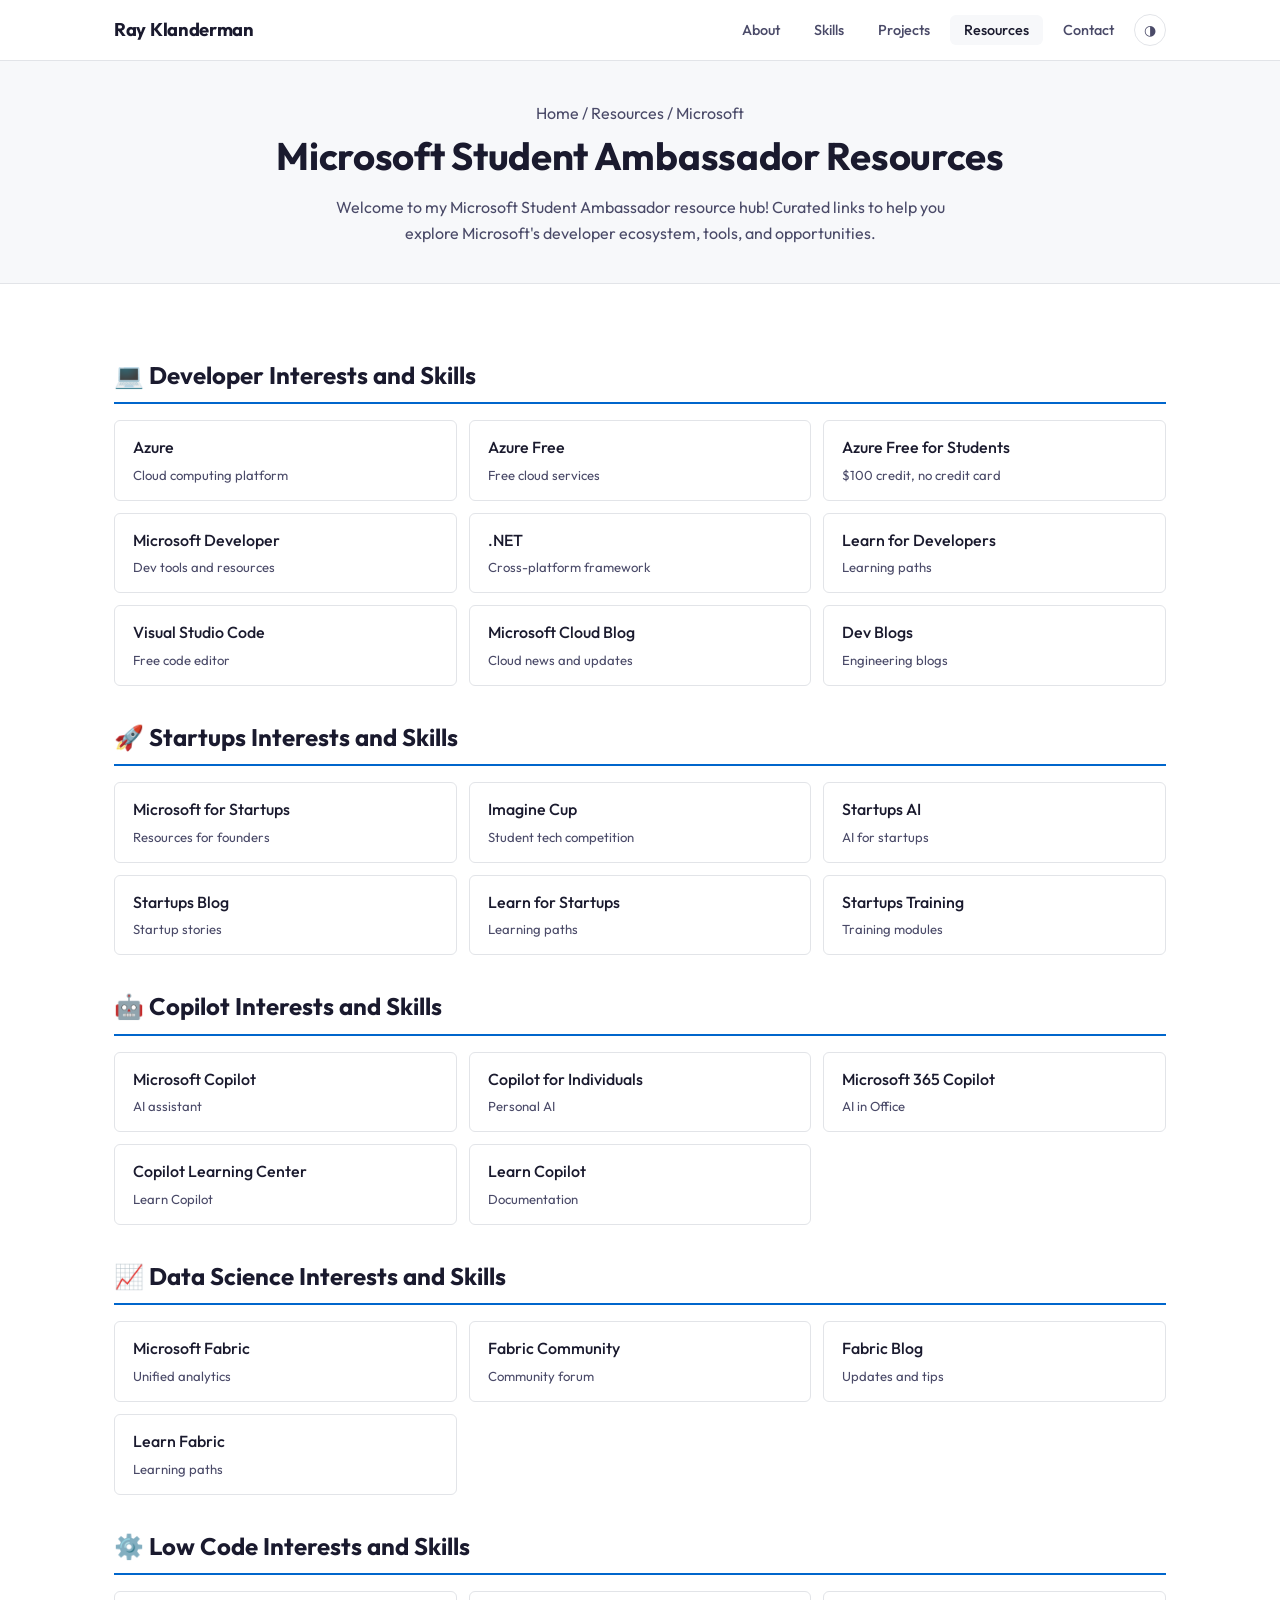
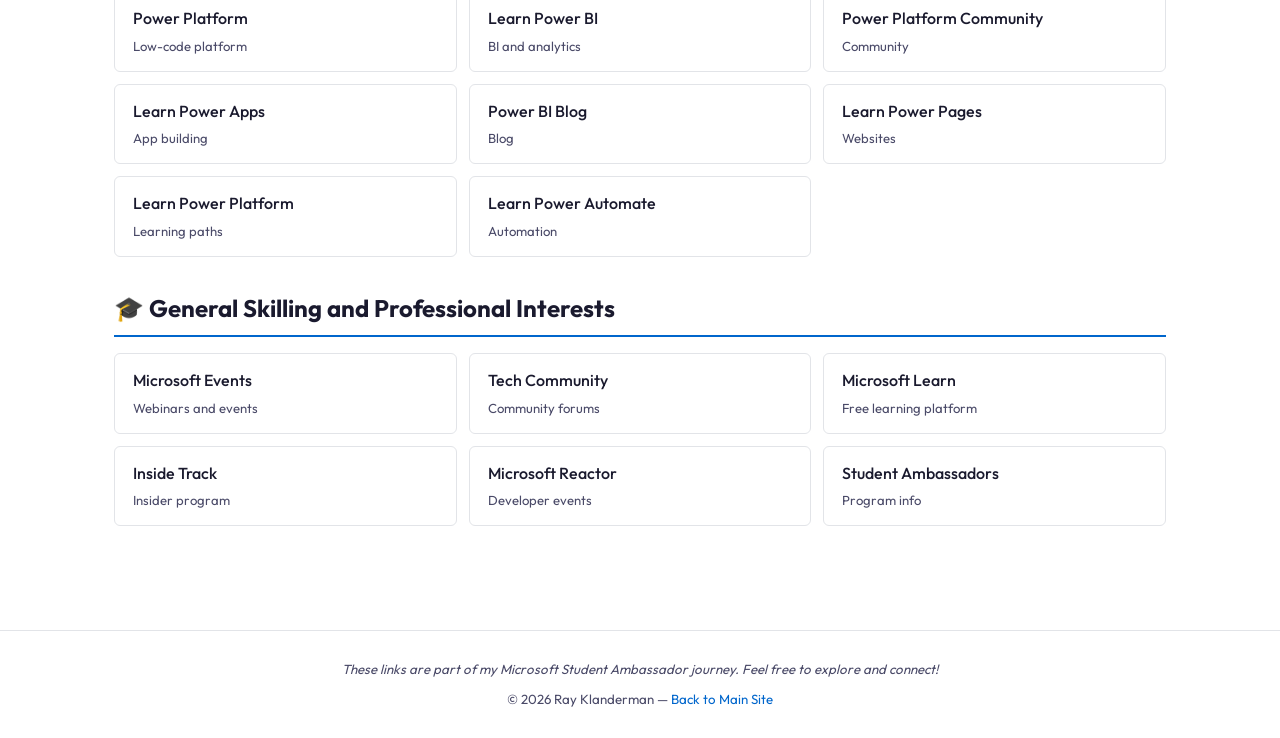
<file: microsoftresources/index.html>
<!DOCTYPE html>
<html lang="en" data-theme="light">
<head>
  <meta charset="UTF-8">
  <meta name="viewport" content="width=device-width, initial-scale=1.0">
  <meta name="description" content="Microsoft Student Ambassador resources — Azure, Copilot, Power Platform, and learning paths.">
  <script>
    (function () {
      try {
        var saved = localStorage.getItem('theme');
        if (saved === 'light' || saved === 'dark') {
          document.documentElement.setAttribute('data-theme', saved);
        } else if (window.matchMedia('(prefers-color-scheme: dark)').matches) {
          document.documentElement.setAttribute('data-theme', 'dark');
        } else {
          document.documentElement.setAttribute('data-theme', 'light');
        }
      } catch (e) { document.documentElement.setAttribute('data-theme', 'light'); }
    })();
  </script>
  <title>Microsoft Student Ambassador Resources — Ray Klanderman</title>
  <link rel="icon" href="https://cdn.jsdelivr.net/gh/devicons/devicon/icons/devicon/devicon-original.svg">
  <meta property="og:title" content="Microsoft Student Ambassador Resources — Ray Klanderman">
  <meta property="og:description" content="Curated links for Microsoft developer tools, Azure, AI, data science, and more. Part of my Student Ambassador journey.">
  <meta property="og:image" content="https://raw.githubusercontent.com/rayklanderman/rayklanderman.github.io/main/images/Dev%20Tips.png">
  <meta property="og:image:width" content="1200">
  <meta property="og:image:height" content="630">
  <meta property="og:url" content="https://rayklanderman.github.io/microsoftresources/">
  <meta property="og:type" content="website">
  <meta name="twitter:card" content="summary_large_image">
  <meta name="twitter:title" content="Microsoft Student Ambassador Resources — Ray Klanderman">
  <meta name="twitter:description" content="Curated links for Microsoft developer tools, Azure, AI, data science, and more. Part of my Student Ambassador journey.">
  <meta name="twitter:image" content="https://raw.githubusercontent.com/rayklanderman/rayklanderman.github.io/main/images/Dev%20Tips.png">
  <link rel="preconnect" href="https://fonts.googleapis.com">
  <link rel="preconnect" href="https://fonts.gstatic.com" crossorigin>
  <link href="https://fonts.googleapis.com/css2?family=Outfit:wght@400;500;600;700;800&display=swap" rel="stylesheet">
  <link rel="stylesheet" href="/css/style.css">
  <style>
    .ms-section { margin-bottom: 32px; }
    .ms-section h2 { margin-bottom: 16px; padding-bottom: 8px; border-bottom: 2px solid var(--accent); }
    .ms-grid { display: grid; grid-template-columns: repeat(auto-fill, minmax(min(100%, 280px), 1fr)); gap: 12px; }
    .ms-link {
      display: block; padding: 14px 18px; border-radius: var(--radius-sm);
      background: var(--bg-card); border: 1px solid var(--border);
      color: var(--text); font-weight: 500; transition: all 0.2s;
    }
    .ms-link:hover { border-color: var(--accent-light); color: var(--accent-light); transform: translateX(4px); }
    .ms-link small { display: block; color: var(--text-secondary); font-weight: 400; font-size: 0.82rem; margin-top: 4px; }
  </style>
</head>
<body>

<nav aria-label="Main navigation">
  <div class="container">
    <a href="/" class="nav-logo">Ray Klanderman</a>
    <button class="menu-toggle" id="menu-toggle" aria-label="Open menu" aria-expanded="false" aria-controls="nav-links">&#9776;</button>
    <ul class="nav-links" id="nav-links">
      <li><a href="/about/">About</a></li>
      <li><a href="/#skills">Skills</a></li>
      <li><a href="/projects/">Projects</a></li>
      <li><a href="/resources/" aria-current="page">Resources</a></li>
      <li><a href="/contact/">Contact</a></li>
      <li><button class="theme-toggle" id="theme-toggle" aria-label="Toggle dark mode">&#9681;</button></li>
    </ul>
  </div>
</nav>
<a class="skip-link" href="#main">Skip to content</a>
<main id="main">

<section class="page-header">
  <p class="breadcrumb"><a href="/">Home</a> / <a href="/resources/">Resources</a> / Microsoft</p>
  <h1>Microsoft Student Ambassador Resources</h1>
  <p>Welcome to my Microsoft Student Ambassador resource hub! Curated links to help you explore Microsoft's developer ecosystem, tools, and opportunities.</p>
</section>

<section class="section">
  <div class="container">

    <div class="ms-section">
      <h2>&#128187; Developer Interests and Skills</h2>
      <div class="ms-grid">
        <a class="ms-link" href="https://azure.microsoft.com?wt.mc_id=studentamb_487853" target="_blank" rel="noopener">Azure <small>Cloud computing platform</small></a>
        <a class="ms-link" href="https://azure.microsoft.com/free?wt.mc_id=studentamb_487853" target="_blank" rel="noopener">Azure Free <small>Free cloud services</small></a>
        <a class="ms-link" href="https://azure.microsoft.com/free/students?wt.mc_id=studentamb_487853" target="_blank" rel="noopener">Azure Free for Students <small>$100 credit, no credit card</small></a>
        <a class="ms-link" href="https://developer.microsoft.com?wt.mc_id=studentamb_487853" target="_blank" rel="noopener">Microsoft Developer <small>Dev tools and resources</small></a>
        <a class="ms-link" href="https://dotnet.microsoft.com?wt.mc_id=studentamb_487853" target="_blank" rel="noopener">.NET <small>Cross-platform framework</small></a>
        <a class="ms-link" href="https://learn.microsoft.com/developer?wt.mc_id=studentamb_487853" target="_blank" rel="noopener">Learn for Developers <small>Learning paths</small></a>
        <a class="ms-link" href="https://code.visualstudio.com?wt.mc_id=studentamb_487853" target="_blank" rel="noopener">Visual Studio Code <small>Free code editor</small></a>
        <a class="ms-link" href="https://microsoft.com/microsoft-cloud/blog?wt.mc_id=studentamb_487853" target="_blank" rel="noopener">Microsoft Cloud Blog <small>Cloud news and updates</small></a>
        <a class="ms-link" href="https://devblogs.microsoft.com?wt.mc_id=studentamb_487853" target="_blank" rel="noopener">Dev Blogs <small>Engineering blogs</small></a>
      </div>
    </div>

    <div class="ms-section">
      <h2>&#128640; Startups Interests and Skills</h2>
      <div class="ms-grid">
        <a class="ms-link" href="https://microsoft.com/startups?wt.mc_id=studentamb_487853" target="_blank" rel="noopener">Microsoft for Startups <small>Resources for founders</small></a>
        <a class="ms-link" href="https://imaginecup.microsoft.com?wt.mc_id=studentamb_487853" target="_blank" rel="noopener">Imagine Cup <small>Student tech competition</small></a>
        <a class="ms-link" href="https://microsoft.com/startups/ai?wt.mc_id=studentamb_487853" target="_blank" rel="noopener">Startups AI <small>AI for startups</small></a>
        <a class="ms-link" href="https://microsoft.com/startups/blog?wt.mc_id=studentamb_487853" target="_blank" rel="noopener">Startups Blog <small>Startup stories</small></a>
        <a class="ms-link" href="https://learn.microsoft.com/startups?wt.mc_id=studentamb_487853" target="_blank" rel="noopener">Learn for Startups <small>Learning paths</small></a>
        <a class="ms-link" href="https://learn.microsoft.com/training/topics/startups?wt.mc_id=studentamb_487853" target="_blank" rel="noopener">Startups Training <small>Training modules</small></a>
      </div>
    </div>

    <div class="ms-section">
      <h2>&#129302; Copilot Interests and Skills</h2>
      <div class="ms-grid">
        <a class="ms-link" href="https://copilot.microsoft.com?wt.mc_id=studentamb_487853" target="_blank" rel="noopener">Microsoft Copilot <small>AI assistant</small></a>
        <a class="ms-link" href="https://microsoft.com/microsoft-copilot/for-individuals?wt.mc_id=studentamb_487853" target="_blank" rel="noopener">Copilot for Individuals <small>Personal AI</small></a>
        <a class="ms-link" href="https://microsoft.com/microsoft-365-copilot?wt.mc_id=studentamb_487853" target="_blank" rel="noopener">Microsoft 365 Copilot <small>AI in Office</small></a>
        <a class="ms-link" href="https://microsoft.com/microsoft-365/copilot-learning-center?wt.mc_id=studentamb_487853" target="_blank" rel="noopener">Copilot Learning Center <small>Learn Copilot</small></a>
        <a class="ms-link" href="https://learn.microsoft.com/copilot?wt.mc_id=studentamb_487853" target="_blank" rel="noopener">Learn Copilot <small>Documentation</small></a>
      </div>
    </div>

    <div class="ms-section">
      <h2>&#128200; Data Science Interests and Skills</h2>
      <div class="ms-grid">
        <a class="ms-link" href="https://microsoft.com/microsoft-fabric?wt.mc_id=studentamb_487853" target="_blank" rel="noopener">Microsoft Fabric <small>Unified analytics</small></a>
        <a class="ms-link" href="https://community.fabric.microsoft.com?wt.mc_id=studentamb_487853" target="_blank" rel="noopener">Fabric Community <small>Community forum</small></a>
        <a class="ms-link" href="https://blog.fabric.microsoft.com?wt.mc_id=studentamb_487853" target="_blank" rel="noopener">Fabric Blog <small>Updates and tips</small></a>
        <a class="ms-link" href="https://learn.microsoft.com/fabric?wt.mc_id=studentamb_487853" target="_blank" rel="noopener">Learn Fabric <small>Learning paths</small></a>
      </div>
    </div>

    <div class="ms-section">
      <h2>&#9881;&#65039; Low Code Interests and Skills</h2>
      <div class="ms-grid">
        <a class="ms-link" href="https://microsoft.com/power-platform?wt.mc_id=studentamb_487853" target="_blank" rel="noopener">Power Platform <small>Low-code platform</small></a>
        <a class="ms-link" href="https://learn.microsoft.com/power-bi?wt.mc_id=studentamb_487853" target="_blank" rel="noopener">Learn Power BI <small>BI and analytics</small></a>
        <a class="ms-link" href="https://community.powerplatform.com?wt.mc_id=studentamb_487853" target="_blank" rel="noopener">Power Platform Community <small>Community</small></a>
        <a class="ms-link" href="https://learn.microsoft.com/power-apps?wt.mc_id=studentamb_487853" target="_blank" rel="noopener">Learn Power Apps <small>App building</small></a>
        <a class="ms-link" href="https://powerbi.microsoft.com/blog?wt.mc_id=studentamb_487853" target="_blank" rel="noopener">Power BI Blog <small>Blog</small></a>
        <a class="ms-link" href="https://learn.microsoft.com/power-pages?wt.mc_id=studentamb_487853" target="_blank" rel="noopener">Learn Power Pages <small>Websites</small></a>
        <a class="ms-link" href="https://learn.microsoft.com/power-platform?wt.mc_id=studentamb_487853" target="_blank" rel="noopener">Learn Power Platform <small>Learning paths</small></a>
        <a class="ms-link" href="https://learn.microsoft.com/power-automate?wt.mc_id=studentamb_487853" target="_blank" rel="noopener">Learn Power Automate <small>Automation</small></a>
      </div>
    </div>

    <div class="ms-section">
      <h2>&#127891; General Skilling and Professional Interests</h2>
      <div class="ms-grid">
        <a class="ms-link" href="https://events.microsoft.com?wt.mc_id=studentamb_487853" target="_blank" rel="noopener">Microsoft Events <small>Webinars and events</small></a>
        <a class="ms-link" href="https://techcommunity.microsoft.com?wt.mc_id=studentamb_487853" target="_blank" rel="noopener">Tech Community <small>Community forums</small></a>
        <a class="ms-link" href="https://learn.microsoft.com?wt.mc_id=studentamb_487853" target="_blank" rel="noopener">Microsoft Learn <small>Free learning platform</small></a>
        <a class="ms-link" href="https://microsoft.com/insidetrack?wt.mc_id=studentamb_487853" target="_blank" rel="noopener">Inside Track <small>Insider program</small></a>
        <a class="ms-link" href="https://reactor.microsoft.com?wt.mc_id=studentamb_487853" target="_blank" rel="noopener">Microsoft Reactor <small>Developer events</small></a>
        <a class="ms-link" href="https://studentambassadors.microsoft.com?wt.mc_id=studentamb_487853" target="_blank" rel="noopener">Student Ambassadors <small>Program info</small></a>
      </div>
    </div>

  </div>
</section>

</main>
<footer>
  <div class="container">
    <p><em>These links are part of my Microsoft Student Ambassador journey. Feel free to explore and connect!</em></p>
    <p style="margin-top: 8px;">&#169; 2026 Ray Klanderman — <a href="/">Back to Main Site</a></p>
  </div>
</footer>

<script>
(function () {
  var html = document.documentElement;
  var themeBtn = document.getElementById('theme-toggle');
  function syncLabel() {
    if (!themeBtn) return;
    var dark = html.getAttribute('data-theme') === 'dark';
    themeBtn.setAttribute('aria-label', dark ? 'Switch to light mode' : 'Switch to dark mode');
    themeBtn.textContent = dark ? '\u2600' : '\u25D1';
  }
  if (themeBtn) themeBtn.addEventListener('click', function () {
    var next = html.getAttribute('data-theme') === 'dark' ? 'light' : 'dark';
    html.setAttribute('data-theme', next);
    try { localStorage.setItem('theme', next); } catch (e) {}
    syncLabel();
  });
  syncLabel();
  var menuBtn = document.getElementById('menu-toggle');
  var links = document.getElementById('nav-links');
  if (menuBtn && links) {
    menuBtn.addEventListener('click', function () {
      var open = links.classList.toggle('open');
      menuBtn.setAttribute('aria-expanded', open ? 'true' : 'false');
      menuBtn.setAttribute('aria-label', open ? 'Close menu' : 'Open menu');
    });
    links.addEventListener('click', function (e) {
      if (e.target.closest('a')) { links.classList.remove('open'); menuBtn.setAttribute('aria-expanded', 'false'); }
    });
    document.addEventListener('keydown', function (e) {
      if (e.key === 'Escape') { links.classList.remove('open'); menuBtn.setAttribute('aria-expanded', 'false'); }
    });
  }
})();
</script>

</body>
</html>
</file>
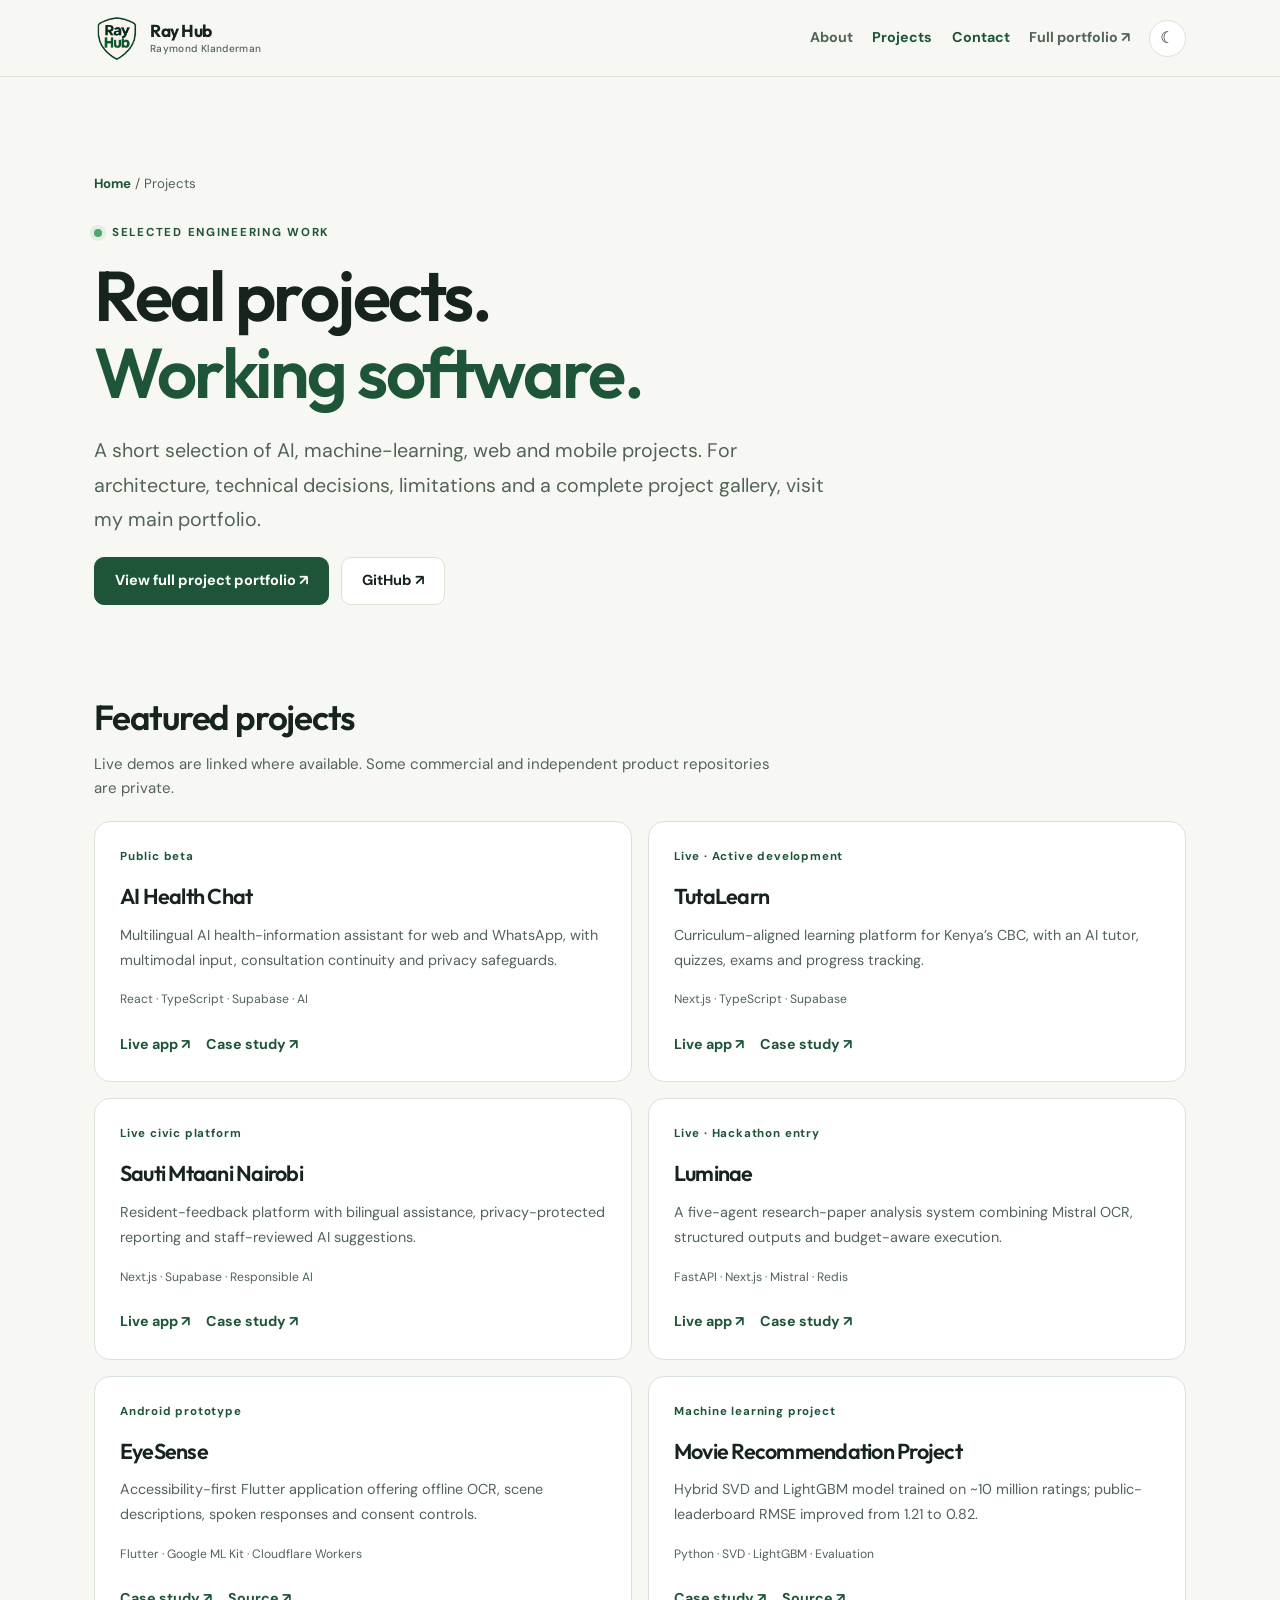
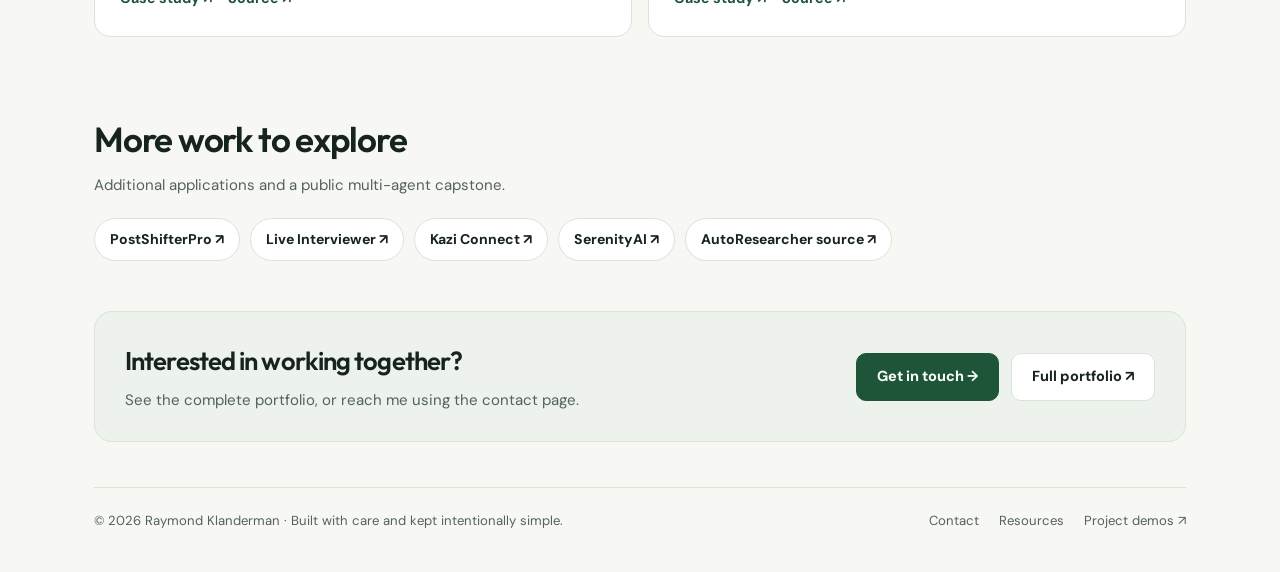
<file: projects/index.html>
<!DOCTYPE html>
<html lang="en" data-theme="light"><head>
<meta charset="UTF-8"><meta name="viewport" content="width=device-width, initial-scale=1">
<meta name="theme-color" content="#f7f8f3"><meta name="color-scheme" content="light dark">
<title>Selected Engineering Projects | Ray Hub</title><meta name="description" content="Explore selected AI engineering, software and machine-learning projects by Raymond Klanderman, with live application links and detailed case studies.">
<link rel="canonical" href="https://rayklanderman.github.io/projects/">

<meta property="og:type" content="website">
<meta property="og:site_name" content="Ray Hub"><meta property="og:url" content="https://rayklanderman.github.io/projects/">
<meta property="og:title" content="Selected Engineering Projects | Ray Hub">
<meta property="og:description" content="Explore selected AI engineering, software and machine-learning projects by Raymond Klanderman, with live application links and detailed case studies.">
<meta property="og:image" content="https://rayklanderman.github.io/images/Ray%20Hub%20Shield%20Logo.png">
<meta name="twitter:card" content="summary">
<link rel="preconnect" href="https://fonts.googleapis.com"><link rel="preconnect" href="https://fonts.gstatic.com" crossorigin>
<link href="https://fonts.googleapis.com/css2?family=DM+Sans:wght@400;500;600;700&family=Outfit:wght@400;500;600;700&display=swap" rel="stylesheet">
<script>
(function () {
  var theme = 'light';
  try {
    var stored = localStorage.getItem('theme');
    if (stored === 'dark' || stored === 'light') theme = stored;
    else if (window.matchMedia('(prefers-color-scheme: dark)').matches) theme = 'dark';
  } catch (error) {}
  document.documentElement.dataset.theme = theme;
})();
</script>
<style>
    :root {
      --bg: #f7f8f3;
      --surface: #ffffff;
      --surface-muted: #edf2ec;
      --text: #17241d;
      --muted: #526359;
      --line: #d9e3d9;
      --accent: #1e5539;
      --accent-hover: #123c29;
      --accent-contrast: #ffffff;
      --shadow: 0 18px 55px rgba(24, 51, 33, .065);
    }
    html[data-theme="dark"] {
      --bg: #0e1712;
      --surface: #15231b;
      --surface-muted: #203329;
      --text: #edf5ec;
      --muted: #b5c8b9;
      --line: #304739;
      --accent: #a6d4ac;
      --accent-hover: #c1e5c3;
      --accent-contrast: #102518;
      --shadow: 0 18px 55px rgba(0, 0, 0, .14);
    }
    *, *::before, *::after { box-sizing: border-box; }
    html { scroll-behavior: smooth; }
    body { margin: 0; color: var(--text); background: var(--bg); font: 16px/1.65 "DM Sans", system-ui, -apple-system, Segoe UI, sans-serif; -webkit-font-smoothing: antialiased; }
    a { color: inherit; }
    button { font: inherit; }
    .container { width: min(1092px, calc(100% - 48px)); margin-inline: auto; }
    .skip { position: absolute; top: -100px; left: 20px; padding: 9px 16px; background: var(--accent); color: var(--accent-contrast); z-index: 100; }
    .skip:focus { top: 12px; }
    :focus-visible { outline: 3px solid var(--accent); outline-offset: 4px; border-radius: 4px; }
    .site-header { border-bottom: 1px solid var(--line); }
    .header-inner { min-height: 76px; display: flex; justify-content: space-between; align-items: center; gap: 20px; }
    .brand { display: inline-flex; align-items: center; gap: 10px; font: 700 1.05rem/1.1 "Outfit", sans-serif; text-decoration: none; }
    .brand-mark { display: inline-grid; place-items: center; width: 35px; height: 35px; border-radius: 11px; background: var(--accent); color: var(--accent-contrast); font-size: .78rem; letter-spacing: -.03em; }
    .header-actions { display: flex; align-items: center; gap: 22px; }
    .header-actions a { text-decoration: none; color: var(--muted); font-size: .89rem; font-weight: 700; }
    .header-actions a:hover { color: var(--accent); }
    .theme-button { display: grid; place-items: center; width: 37px; height: 37px; border: 1px solid var(--line); border-radius: 50%; background: var(--surface); color: var(--text); cursor: pointer; }
    .theme-button:hover { border-color: var(--accent); }
    main { padding-bottom: 40px; }
    .hero { padding-block: clamp(64px, 9vw, 122px) 86px; display: grid; grid-template-columns: minmax(0, 1.15fr) minmax(290px, .85fr); align-items: center; gap: clamp(32px, 7vw, 92px); }
    .eyebrow { display: inline-flex; align-items: center; gap: 10px; font-size: .72rem; font-weight: 700; text-transform: uppercase; letter-spacing: .15em; color: var(--accent); }
    .dot { display: inline-block; width: 8px; height: 8px; border-radius: 50%; background: #50a46f; box-shadow: 0 0 0 4px rgba(80,164,111,.12); }
    h1, h2, h3, p { margin-top: 0; }
    h1, h2, h3 { font-family: "Outfit", system-ui, sans-serif; letter-spacing: -.035em; }
    h1 { font-size: clamp(2.7rem, 5.5vw, 4.55rem); line-height: 1.09; margin: 22px 0 22px; font-weight: 600; }
    h1 em { color: var(--accent); font-style: normal; }
    .hero-copy { font-size: clamp(1.03rem, 1.7vw, 1.14rem); color: var(--muted); line-height: 1.85; max-width: 590px; margin-bottom: 30px; }
    .hero-copy strong { color: var(--text); }
    .actions { display: flex; flex-wrap: wrap; gap: 12px; }
    .button { display: inline-flex; align-items: center; justify-content: center; gap: 11px; min-height: 46px; padding: 11px 20px; border-radius: 10px; font-size: .91rem; font-weight: 700; text-decoration: none; border: 1px solid var(--line); transition: background-color .18s ease, transform .18s ease, border-color .18s ease; }
    .button:hover { transform: translateY(-2px); }
    .button.primary { background: var(--accent); color: var(--accent-contrast); border-color: var(--accent); }
    .button.primary:hover { background: var(--accent-hover); border-color: var(--accent-hover); }
    .button.secondary { background: var(--surface); color: var(--text); }
    .button.secondary:hover { border-color: var(--accent); }
    .small-note { color: var(--muted); font-size: .82rem; margin: 20px 0 0; }
    .showcase { border: 1px solid var(--line); background: var(--surface); border-radius: 22px; box-shadow: var(--shadow); padding: 25px; transform: rotate(1deg); }
    .showcase-top { display: flex; align-items: center; justify-content: space-between; border-bottom: 1px solid var(--line); padding-bottom: 16px; margin-bottom: 13px; gap: 14px; }
    .showcase-label { font-family: "Outfit", sans-serif; font-size: 1.06rem; font-weight: 600; }
    .showcase-top span:last-child { color: var(--muted); font-size: .74rem; }
    .showcase-item { padding: 13px 2px; display: flex; align-items: center; justify-content: space-between; gap: 10px; text-decoration: none; border-radius: 8px; }
    .showcase-item + .showcase-item { border-top: 1px solid var(--line); }
    .showcase-item strong { display: block; font-family: "Outfit", sans-serif; font-size: 1.02rem; font-weight: 600; }
    .showcase-item small { display: block; color: var(--muted); font-size: .79rem; line-height: 1.6; }
    .external { color: var(--accent); font-weight: 700; font-size: 1.1rem; flex: 0 0 auto; }
    .showcase-item:hover strong { color: var(--accent); }
    .section { padding-top: 40px; }
    .section-heading { display: flex; align-items: end; justify-content: space-between; gap: 20px; margin-bottom: 20px; }
    h2 { font-weight: 600; font-size: clamp(1.65rem, 3.1vw, 2.18rem); margin: 0; }
    .section-subtitle { color: var(--muted); margin: 5px 0 0; max-width: 680px; font-size: .94rem; }
    .links-grid { display: grid; grid-template-columns: repeat(4, minmax(0,1fr)); gap: 14px; }
    .link-card { min-height: 184px; padding: 23px 20px 19px; border: 1px solid var(--line); background: var(--surface); border-radius: 15px; text-decoration: none; display: flex; flex-direction: column; transition: transform .18s ease, border-color .18s ease, box-shadow .18s ease; }
    .link-card:hover { transform: translateY(-4px); border-color: var(--accent); box-shadow: var(--shadow); }
    .link-card .card-number { font: 700 .75rem "DM Sans",sans-serif; color: var(--accent); letter-spacing: .08em; }
    .link-card h3 { font-size: 1.16rem; font-weight: 600; line-height: 1.2; margin: 21px 0 7px; }
    .link-card p { font-size: .85rem; line-height: 1.65; color: var(--muted); margin: 0; }
    .link-card .arrow { margin-top: auto; align-self: flex-end; color: var(--accent); font-weight: 700; font-size: 1.18rem; }
    .footer-note { margin-top: 45px; padding: 22px 0 0; border-top: 1px solid var(--line); display: flex; align-items: center; justify-content: space-between; flex-wrap: wrap; gap: 16px; color: var(--muted); font-size: .82rem; }
    .footer-note p { margin: 0; }
    .footer-links { display: flex; gap: 20px; flex-wrap: wrap; }
    .footer-links a { color: var(--muted); text-decoration: none; }
    .footer-links a:hover { color: var(--accent); }
    @media (max-width: 880px) {
      .hero { grid-template-columns: 1fr; padding-bottom: 62px; }
      .showcase { max-width: 650px; transform: none; }
      .links-grid { grid-template-columns: repeat(2, minmax(0,1fr)); }
    }
    @media (max-width: 540px) {
      .container { width: min(100% - 32px, 1092px); }
      .header-inner { min-height: 68px; }
      .header-actions { gap: 10px; }
      .header-actions .optional-nav { display: none; }
      .hero { padding-block: 62px 42px; gap: 37px; }
      .showcase { padding: 18px; }
      .links-grid { grid-template-columns: 1fr; gap: 11px; }
      .link-card { min-height: 150px; padding: 18px; }
      .link-card h3 { margin-top: 13px; }
      .section-heading { align-items: start; }
      .footer-note { flex-direction: column; align-items: flex-start; }
    }
    @media (prefers-reduced-motion: reduce) {
      *, *::before, *::after { scroll-behavior: auto !important; transition: none !important; animation: none !important; }
    }
  
    /* Navigation and inner pages */
    .header-actions { gap: clamp(10px, 1.5vw, 20px); }
    .header-actions a[aria-current="page"] { color: var(--accent); }
    .header-actions .nav-contact { color: var(--accent); }
    .page-hero { padding-block: clamp(55px, 8vw, 96px) 44px; max-width: 820px; }
    .breadcrumbs { font-size: .83rem; color: var(--muted); margin: 0 0 24px; }
    .breadcrumbs a { color: var(--accent); text-decoration: none; font-weight: 700; }
    .page-hero h1 { margin: 12px 0 22px; }
    .page-hero .lede { max-width: 750px; font-size: clamp(1.08rem, 2vw, 1.23rem); line-height: 1.77; color: var(--muted); }
    .reading { max-width: 805px; }
    .reading p { line-height: 1.87; color: var(--muted); margin-bottom: 18px; }
    .reading strong { color: var(--text); }
    .feature-grid, .project-grid { display:grid; grid-template-columns:repeat(3,minmax(0,1fr)); gap:16px; }
    .feature-card, .project-card { background:var(--surface); border:1px solid var(--line); border-radius:16px; padding:25px; }
    .feature-card { min-height:195px; }
    .feature-card .mini-index { color:var(--accent); font-weight:800; letter-spacing:.12em; font-size:.72rem; }
    .feature-card h3 { font-size:1.14rem; margin:24px 0 8px; font-weight:600; }
    .feature-card p, .project-card p { font-size:.9rem; line-height:1.76; color:var(--muted); margin:0; }
    .proof-strip { margin-top:30px; padding:25px 30px; border-radius:16px; background:var(--surface-muted); border:1px solid var(--line); }
    .proof-strip strong { display:block; font:600 1.2rem/1.3 'Outfit',sans-serif; margin-bottom:9px; }
    .proof-strip p { margin:0; color:var(--muted); }
    .project-grid { grid-template-columns:repeat(2,minmax(0,1fr)); }
    .project-card { display:flex; flex-direction:column; min-height:250px; }
    .project-top { display:flex; flex-wrap:wrap; align-items:center; justify-content:space-between; gap:8px; margin-bottom:13px; }
    .project-badge { display:inline-block; font-size:.72rem; letter-spacing:.07em; font-weight:700; color:var(--accent); }
    .project-card h3 { font-size:1.35rem; margin:0 0 8px; font-weight:600; }
    .project-card .stack { font-size:.76rem; color:var(--muted); margin:16px 0 22px; }
    .project-actions { display:flex; flex-wrap:wrap; gap:16px; margin-top:auto; }
    .project-actions a { font-size:.89rem; font-weight:700; color:var(--accent); text-decoration:none; }
    .project-actions a:hover, .simple-links a:hover { text-decoration:underline; }
    .simple-links { display:flex; flex-wrap:wrap; gap:10px; }
    .simple-links a { background:var(--surface); border:1px solid var(--line); border-radius:999px; padding:9px 15px; text-decoration:none; font-size:.88rem; font-weight:700; }
    .callout { display:flex; flex-wrap:wrap; align-items:center; justify-content:space-between; gap:22px; padding:28px 30px; margin-top:50px; background:var(--surface-muted); border:1px solid var(--line); border-radius:18px; }
    .callout h2 { font-size:1.6rem; margin-bottom:6px; }
    .callout p { margin:0; color:var(--muted); font-size:.94rem; }
    .section-spaced { margin-top:34px; }
    @media (max-width:880px) { .feature-grid { grid-template-columns:repeat(2,minmax(0,1fr)); } }
    @media (max-width:650px) {
      .header-inner { flex-wrap:wrap; padding-block:13px; gap:10px; }
      .header-actions { width:100%; justify-content:space-between; gap:8px; }
      .header-actions a { font-size:.85rem; }
      .header-actions .optional-nav { display:none; }
      .page-hero { padding-block:49px 32px; }
      .feature-grid,.project-grid { grid-template-columns:1fr; }
      .feature-card { min-height:unset; }
      .callout { padding:24px; }
      .project-card { min-height:unset; }
    }
    @media (max-width:350px) { .header-actions { flex-wrap:wrap; } }

/* Ray Hub brand: shared by homepage, About, Projects and Contact */
.brand-shield { width: 46px; height: 46px; display: block; object-fit: contain; object-position: center; flex: 0 0 auto; }
.brand-label { display: flex; flex-direction: column; justify-content: center; line-height: 1.15; gap: 3px; }
.brand-label strong { font: 700 1.08rem/1.1 "Outfit", system-ui, sans-serif; letter-spacing: -.025em; color: var(--text); }
.brand-label small { font: 500 .63rem/1.15 "DM Sans", system-ui, sans-serif; letter-spacing: .035em; color: var(--muted); }
@media (max-width: 420px) {
  .brand-shield { width: 38px; height: 38px; }
  .brand-label small { font-size: .58rem; }
}
</style>
<meta name="twitter:image" content="https://rayklanderman.github.io/images/Ray%20Hub%20Shield%20Logo.png">
<meta name="twitter:image:alt" content="Ray Hub shield logo">
<meta property="og:image:alt" content="Ray Hub shield logo">
<link rel="icon" href="/favicon.ico?v=rayhub-stacked-1" sizes="any">
<link rel="icon" type="image/png" sizes="32x32" href="/favicon-32x32.png?v=rayhub-stacked-1">
<link rel="icon" type="image/png" sizes="16x16" href="/favicon-16x16.png?v=rayhub-stacked-1">
<link rel="apple-touch-icon" sizes="180x180" href="/apple-touch-icon.png?v=rayhub-stacked-1">
</head><body>
<a href="#main" class="skip">Skip to content</a>
<header class="site-header"><div class="container header-inner">
  <a class="brand" href="/" aria-label="Ray Hub by Raymond Klanderman — home"><img class="brand-shield" src="/images/Ray%20Hub%20Shield%20Logo.png" width="46" height="46" alt="" aria-hidden="true" decoding="async"><span class="brand-label"><strong>Ray Hub</strong><small>Raymond Klanderman</small></span></a>
  <nav class="header-actions" aria-label="Main navigation"><a href="/about/">About</a><a href="/projects/" aria-current="page">Projects</a><a href="/contact/" class="nav-contact">Contact</a><a href="https://rayklanderman.is-a.dev/" class="optional-nav" target="_blank" rel="noopener noreferrer">Full portfolio ↗</a><button id="theme-toggle" class="theme-button" type="button" aria-label="Switch to dark mode" title="Change color theme">☾</button></nav>
</div></header>
<main id="main" class="container"><section class="page-hero" aria-labelledby="page-title">
<p class="breadcrumbs"><a href="/">Home</a> / Projects</p>
<span class="eyebrow"><span class="dot" aria-hidden="true"></span> Selected engineering work</span>
<h1 id="page-title">Real projects.<br><em>Working software.</em></h1>
<p class="lede">A short selection of AI, machine-learning, web and mobile projects. For architecture, technical decisions, limitations and a complete project gallery, visit my main portfolio.</p>
<div class="actions"><a class="button primary" href="https://rayklanderman.is-a.dev/#projects" target="_blank" rel="noopener noreferrer">View full project portfolio ↗</a><a class="button secondary" href="https://github.com/rayklanderman" target="_blank" rel="noopener noreferrer">GitHub ↗</a></div>
</section>
<section class="section" aria-labelledby="project-title"><div class="section-heading"><div><h2 id="project-title">Featured projects</h2><p class="section-subtitle">Live demos are linked where available. Some commercial and independent product repositories are private.</p></div></div>
<div class="project-grid"><article class="project-card"><div class="project-top"><span class="project-badge">Public beta</span></div><h3>AI Health Chat</h3><p>Multilingual AI health-information assistant for web and WhatsApp, with multimodal input, consultation continuity and privacy safeguards.</p><p class="stack">React · TypeScript · Supabase · AI</p><div class="project-actions"><a href="https://aihealthchat.qzz.io/" target="_blank" rel="noopener noreferrer">Live app ↗</a><a href="https://rayklanderman.is-a.dev/projects/ai-health-chat" target="_blank" rel="noopener noreferrer">Case study ↗</a></div></article><article class="project-card"><div class="project-top"><span class="project-badge">Live · Active development</span></div><h3>TutaLearn</h3><p>Curriculum-aligned learning platform for Kenya’s CBC, with an AI tutor, quizzes, exams and progress tracking.</p><p class="stack">Next.js · TypeScript · Supabase</p><div class="project-actions"><a href="https://tutalearn.qzz.io/" target="_blank" rel="noopener noreferrer">Live app ↗</a><a href="https://rayklanderman.is-a.dev/projects/tutalearn" target="_blank" rel="noopener noreferrer">Case study ↗</a></div></article><article class="project-card"><div class="project-top"><span class="project-badge">Live civic platform</span></div><h3>Sauti Mtaani Nairobi</h3><p>Resident-feedback platform with bilingual assistance, privacy-protected reporting and staff-reviewed AI suggestions.</p><p class="stack">Next.js · Supabase · Responsible AI</p><div class="project-actions"><a href="https://www.sautimtaani.site/" target="_blank" rel="noopener noreferrer">Live app ↗</a><a href="https://rayklanderman.is-a.dev/projects/sauti-mtaani-nairobi" target="_blank" rel="noopener noreferrer">Case study ↗</a></div></article><article class="project-card"><div class="project-top"><span class="project-badge">Live · Hackathon entry</span></div><h3>Luminae</h3><p>A five-agent research-paper analysis system combining Mistral OCR, structured outputs and budget-aware execution.</p><p class="stack">FastAPI · Next.js · Mistral · Redis</p><div class="project-actions"><a href="https://luminae.qzz.io/" target="_blank" rel="noopener noreferrer">Live app ↗</a><a href="https://rayklanderman.is-a.dev/projects/luminae" target="_blank" rel="noopener noreferrer">Case study ↗</a></div></article><article class="project-card"><div class="project-top"><span class="project-badge">Android prototype</span></div><h3>EyeSense</h3><p>Accessibility-first Flutter application offering offline OCR, scene descriptions, spoken responses and consent controls.</p><p class="stack">Flutter · Google ML Kit · Cloudflare Workers</p><div class="project-actions"><a href="https://rayklanderman.is-a.dev/projects/eyesense" target="_blank" rel="noopener noreferrer">Case study ↗</a><a href="https://github.com/RealDevRay/eyesense" target="_blank" rel="noopener noreferrer">Source ↗</a></div></article><article class="project-card"><div class="project-top"><span class="project-badge">Machine learning project</span></div><h3>Movie Recommendation Project</h3><p>Hybrid SVD and LightGBM model trained on ~10 million ratings; public-leaderboard RMSE improved from 1.21 to 0.82.</p><p class="stack">Python · SVD · LightGBM · Evaluation</p><div class="project-actions"><a href="https://rayklanderman.is-a.dev/projects/movie-recommendation" target="_blank" rel="noopener noreferrer">Case study ↗</a><a href="https://github.com/rayklanderman/mrp-2026" target="_blank" rel="noopener noreferrer">Source ↗</a></div></article></div></section>
<section class="section section-spaced" aria-labelledby="more-title"><div class="section-heading"><div><h2 id="more-title">More work to explore</h2><p class="section-subtitle">Additional applications and a public multi-agent capstone.</p></div></div>
<div class="simple-links"><a href="https://postshifterpro.qzz.io/" target="_blank" rel="noopener noreferrer">PostShifterPro ↗</a><a href="https://liveinterviewer.vercel.app/" target="_blank" rel="noopener noreferrer">Live Interviewer ↗</a><a href="https://kazi-connect.vercel.app/" target="_blank" rel="noopener noreferrer">Kazi Connect ↗</a><a href="https://serenityai.qzz.io/" target="_blank" rel="noopener noreferrer">SerenityAI ↗</a><a href="https://github.com/rayklanderman/CapstoneProject-Autoresearcher" target="_blank" rel="noopener noreferrer">AutoResearcher source ↗</a></div></section>
<section class="callout" aria-label="Portfolio and contact"><div><h2>Interested in working together?</h2><p>See the complete portfolio, or reach me using the contact page.</p></div><div class="actions"><a class="button primary" href="/contact/">Get in touch →</a><a class="button secondary" href="https://rayklanderman.is-a.dev/" target="_blank" rel="noopener noreferrer">Full portfolio ↗</a></div></section><footer class="footer-note">
<p>© <span id="year">2026</span> Raymond Klanderman · Built with care and kept intentionally simple.</p>
<nav class="footer-links" aria-label="Additional links"><a href="/contact/">Contact</a><a href="/resources/">Resources</a><a href="https://www.youtube.com/playlist?list=PLJa0i7fpyLmA" target="_blank" rel="noopener noreferrer">Project demos ↗</a></nav>
</footer></main>
<script>
(function () {
  var root = document.documentElement;
  var button = document.getElementById('theme-toggle');
  var year = document.getElementById('year');
  if (year) year.textContent = String(new Date().getFullYear());
  function sync() {
    if (!button) return;
    var dark = root.dataset.theme === 'dark';
    button.textContent = dark ? '☀' : '☾';
    button.setAttribute('aria-label', dark ? 'Switch to light mode' : 'Switch to dark mode');
    button.setAttribute('aria-pressed', String(dark));
  }
  if (button) {
    sync();
    button.addEventListener('click', function () {
      var next = root.dataset.theme === 'dark' ? 'light' : 'dark';
      root.dataset.theme = next;
      try { localStorage.setItem('theme', next); } catch (error) {}
      sync();
    });
  }
})();
</script>
</body></html>
</file>
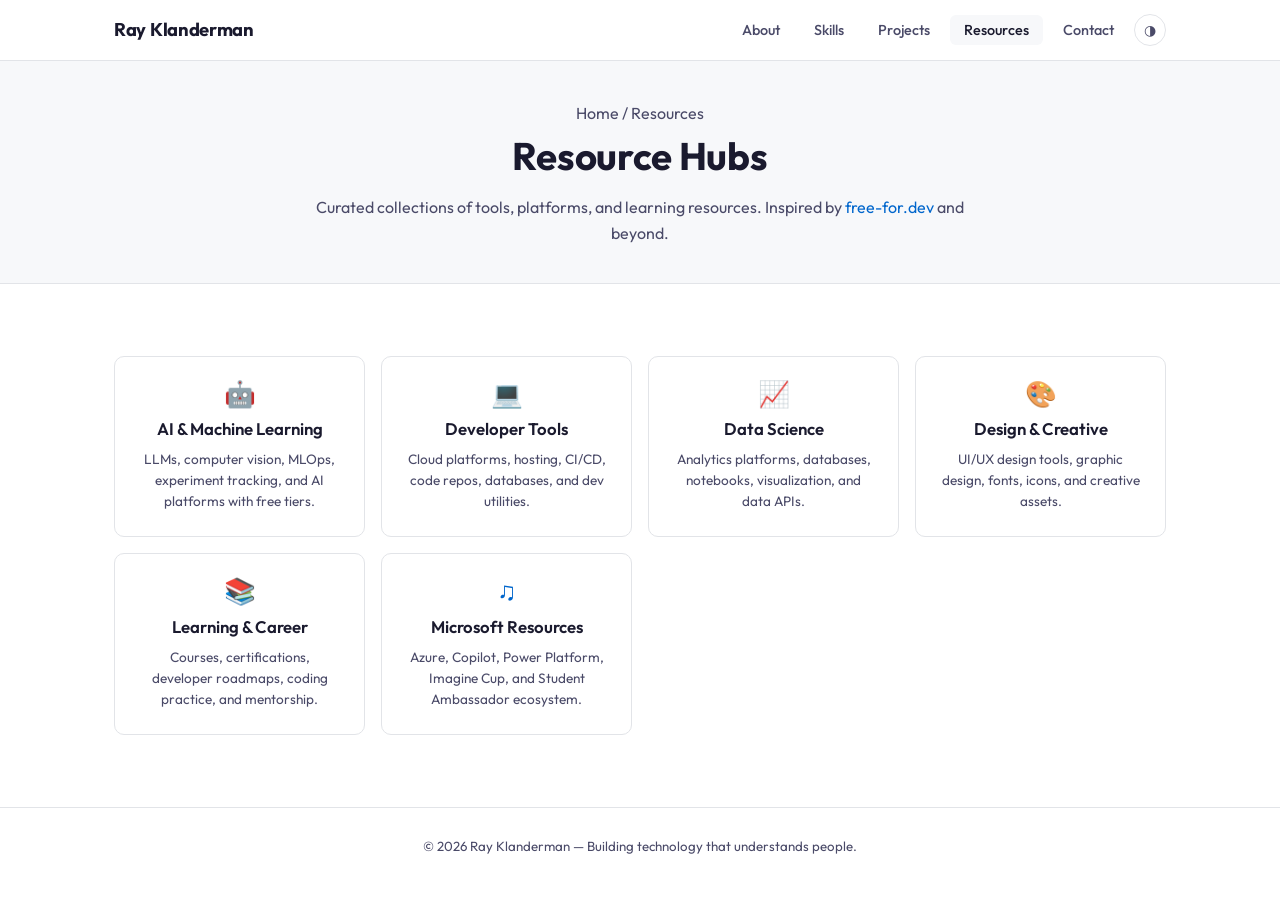
<file: resources/index.html>
<!DOCTYPE html>
<html lang="en" data-theme="light">
<head>
  <meta charset="UTF-8">
  <meta name="viewport" content="width=device-width, initial-scale=1.0">
  <meta name="description" content="Resource hubs curated by Ray Klanderman — AI/ML, dev tools, data science, design, and learning.">
  <script>
    (function () {
      try {
        var saved = localStorage.getItem('theme');
        if (saved === 'light' || saved === 'dark') {
          document.documentElement.setAttribute('data-theme', saved);
        } else if (window.matchMedia('(prefers-color-scheme: dark)').matches) {
          document.documentElement.setAttribute('data-theme', 'dark');
        } else {
          document.documentElement.setAttribute('data-theme', 'light');
        }
      } catch (e) { document.documentElement.setAttribute('data-theme', 'light'); }
    })();
  </script>
  <title>Resource Hubs — Ray Klanderman</title>
  <link rel="icon" href="https://cdn.jsdelivr.net/gh/devicons/devicon/icons/devicon/devicon-original.svg">
  <meta property="og:title" content="Resource Hubs — Ray Klanderman">
  <meta property="og:description" content="Curated resource hubs for developers: AI/ML, Dev Tools, Data Science, Design, and Learning.">
  <meta property="og:image" content="https://raw.githubusercontent.com/rayklanderman/rayklanderman.github.io/main/images/Dev%20Tips.png">
  <meta property="og:url" content="https://rayklanderman.github.io/resources/">
  <meta property="og:type" content="website">
  <link rel="preconnect" href="https://fonts.googleapis.com">
  <link rel="preconnect" href="https://fonts.gstatic.com" crossorigin>
  <link href="https://fonts.googleapis.com/css2?family=Outfit:wght@400;500;600;700;800&display=swap" rel="stylesheet">
  <link rel="stylesheet" href="/css/style.css">
</head>
<body>

<nav aria-label="Main navigation">
  <div class="container">
    <a href="/" class="nav-logo">Ray Klanderman</a>
    <button class="menu-toggle" id="menu-toggle" aria-label="Open menu" aria-expanded="false" aria-controls="nav-links">&#9776;</button>
    <ul class="nav-links" id="nav-links">
      <li><a href="/about/">About</a></li>
      <li><a href="/#skills">Skills</a></li>
      <li><a href="/projects/">Projects</a></li>
      <li><a href="/resources/" aria-current="page">Resources</a></li>
      <li><a href="/contact/">Contact</a></li>
      <li><button class="theme-toggle" id="theme-toggle" aria-label="Toggle dark mode">&#9681;</button></li>
    </ul>
  </div>
</nav>
<a class="skip-link" href="#main">Skip to content</a>
<main id="main">

<section class="page-header">
  <p class="breadcrumb"><a href="/">Home</a> / Resources</p>
  <h1>Resource Hubs</h1>
  <p>Curated collections of tools, platforms, and learning resources. Inspired by <a href="https://free-for.dev/" target="_blank" rel="noopener">free-for.dev</a> and beyond.</p>
</section>

<section class="section">
  <div class="container">
    <div class="hub-grid">

      <a href="/resources/ai-ml/" class="hub-card">
        <span class="hub-icon">&#129302;</span>
        <h3>AI & Machine Learning</h3>
        <p>LLMs, computer vision, MLOps, experiment tracking, and AI platforms with free tiers.</p>
      </a>

      <a href="/resources/dev-tools/" class="hub-card">
        <span class="hub-icon">&#128187;</span>
        <h3>Developer Tools</h3>
        <p>Cloud platforms, hosting, CI/CD, code repos, databases, and dev utilities.</p>
      </a>

      <a href="/resources/data-science/" class="hub-card">
        <span class="hub-icon">&#128200;</span>
        <h3>Data Science</h3>
        <p>Analytics platforms, databases, notebooks, visualization, and data APIs.</p>
      </a>

      <a href="/resources/design-creative/" class="hub-card">
        <span class="hub-icon">&#127912;</span>
        <h3>Design & Creative</h3>
        <p>UI/UX design tools, graphic design, fonts, icons, and creative assets.</p>
      </a>

      <a href="/resources/learning/" class="hub-card">
        <span class="hub-icon">&#128218;</span>
        <h3>Learning & Career</h3>
        <p>Courses, certifications, developer roadmaps, coding practice, and mentorship.</p>
      </a>

      <a href="/microsoftresources/" class="hub-card">
        <span class="hub-icon">&#9835;</span>
        <h3>Microsoft Resources</h3>
        <p>Azure, Copilot, Power Platform, Imagine Cup, and Student Ambassador ecosystem.</p>
      </a>

    </div>
  </div>
</section>

</main>
<footer>
  <div class="container">
    <p>&#169; 2026 Ray Klanderman — Building technology that understands people.</p>
  </div>
</footer>

<script>
(function () {
  var html = document.documentElement;
  var themeBtn = document.getElementById('theme-toggle');
  function syncLabel() {
    if (!themeBtn) return;
    var dark = html.getAttribute('data-theme') === 'dark';
    themeBtn.setAttribute('aria-label', dark ? 'Switch to light mode' : 'Switch to dark mode');
    themeBtn.textContent = dark ? '\u2600' : '\u25D1';
  }
  if (themeBtn) themeBtn.addEventListener('click', function () {
    var next = html.getAttribute('data-theme') === 'dark' ? 'light' : 'dark';
    html.setAttribute('data-theme', next);
    try { localStorage.setItem('theme', next); } catch (e) {}
    syncLabel();
  });
  syncLabel();
  var menuBtn = document.getElementById('menu-toggle');
  var links = document.getElementById('nav-links');
  if (menuBtn && links) {
    menuBtn.addEventListener('click', function () {
      var open = links.classList.toggle('open');
      menuBtn.setAttribute('aria-expanded', open ? 'true' : 'false');
      menuBtn.setAttribute('aria-label', open ? 'Close menu' : 'Open menu');
    });
    links.addEventListener('click', function (e) {
      if (e.target.closest('a')) { links.classList.remove('open'); menuBtn.setAttribute('aria-expanded', 'false'); }
    });
    document.addEventListener('keydown', function (e) {
      if (e.key === 'Escape') { links.classList.remove('open'); menuBtn.setAttribute('aria-expanded', 'false'); }
    });
  }
})();
</script>

</body>
</html>
</file>
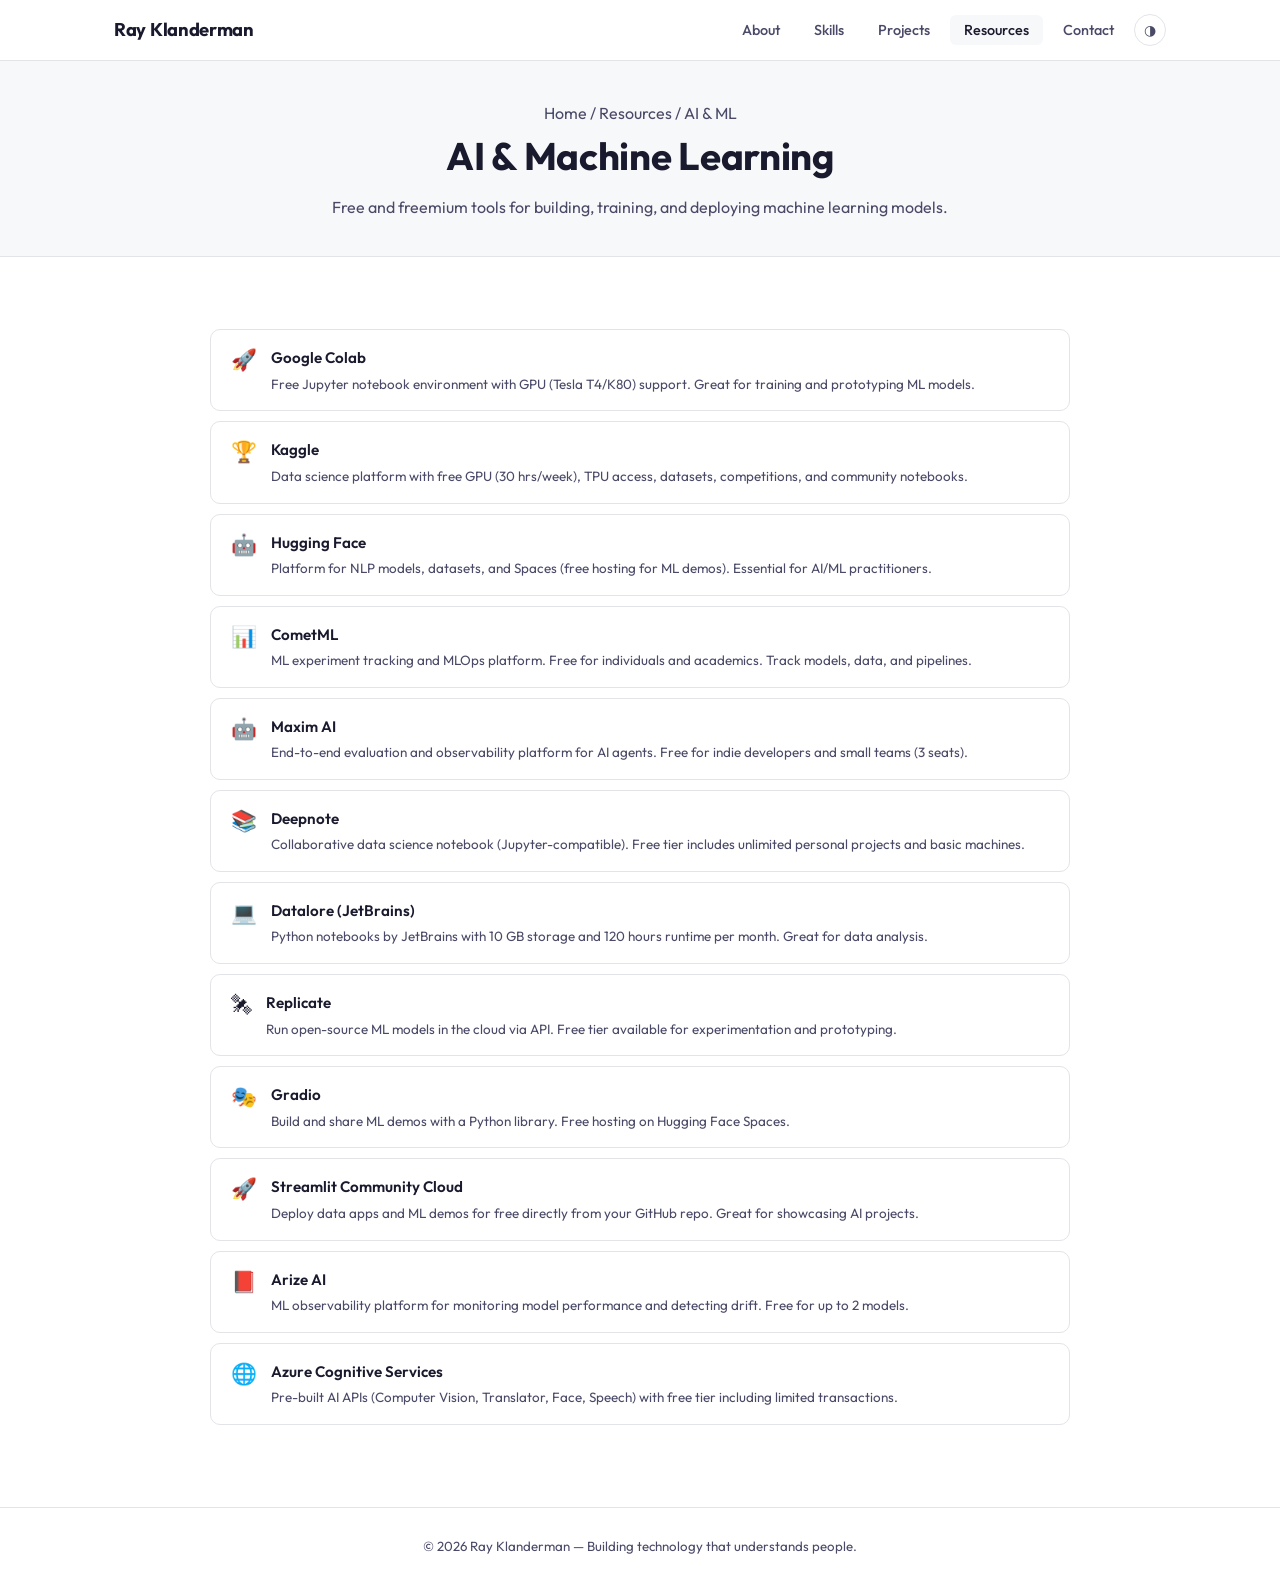
<file: resources/ai-ml/index.html>
<!DOCTYPE html>
<html lang="en" data-theme="light">
<head>
  <meta charset="UTF-8">
  <meta name="viewport" content="width=device-width, initial-scale=1.0">
  <meta name="description" content="Free AI and machine learning tools, platforms, and APIs curated by Ray Klanderman.">
  <script>
    (function () {
      try {
        var saved = localStorage.getItem('theme');
        if (saved === 'light' || saved === 'dark') {
          document.documentElement.setAttribute('data-theme', saved);
        } else if (window.matchMedia('(prefers-color-scheme: dark)').matches) {
          document.documentElement.setAttribute('data-theme', 'dark');
        } else {
          document.documentElement.setAttribute('data-theme', 'light');
        }
      } catch (e) { document.documentElement.setAttribute('data-theme', 'light'); }
    })();
  </script>
  <title>AI & Machine Learning Resources — Ray Klanderman</title>
  <link rel="icon" href="https://cdn.jsdelivr.net/gh/devicons/devicon/icons/devicon/devicon-original.svg">
  <meta property="og:title" content="AI & Machine Learning Resources — Ray Klanderman">
  <meta property="og:description" content="Curated AI/ML tools and platforms with free tiers for developers.">
  <meta property="og:image" content="https://raw.githubusercontent.com/rayklanderman/rayklanderman.github.io/main/images/Dev%20Tips.png">
  <meta property="og:url" content="https://rayklanderman.github.io/resources/ai-ml/">
  <meta property="og:type" content="website">
  <link rel="preconnect" href="https://fonts.googleapis.com">
  <link rel="preconnect" href="https://fonts.gstatic.com" crossorigin>
  <link href="https://fonts.googleapis.com/css2?family=Outfit:wght@400;500;600;700;800&display=swap" rel="stylesheet">
  <link rel="stylesheet" href="/css/style.css">
</head>
<body>

<nav aria-label="Main navigation">
  <div class="container">
    <a href="/" class="nav-logo">Ray Klanderman</a>
    <button class="menu-toggle" id="menu-toggle" aria-label="Open menu" aria-expanded="false" aria-controls="nav-links">&#9776;</button>
    <ul class="nav-links" id="nav-links">
      <li><a href="/about/">About</a></li>
      <li><a href="/#skills">Skills</a></li>
      <li><a href="/projects/">Projects</a></li>
      <li><a href="/resources/" aria-current="page">Resources</a></li>
      <li><a href="/contact/">Contact</a></li>
      <li><button class="theme-toggle" id="theme-toggle" aria-label="Toggle dark mode">&#9681;</button></li>
    </ul>
  </div>
</nav>
<a class="skip-link" href="#main">Skip to content</a>
<main id="main">

<section class="page-header">
  <p class="breadcrumb"><a href="/">Home</a> / <a href="/resources/">Resources</a> / AI & ML</p>
  <h1>AI & Machine Learning</h1>
  <p>Free and freemium tools for building, training, and deploying machine learning models.</p>
</section>

<section class="section">
  <div class="container">
    <ul class="resource-list">

      <li class="resource-item">
        <span class="emoji">&#128640;</span>
        <div>
          <h4><a href="https://colab.research.google.com/" target="_blank" rel="noopener">Google Colab</a></h4>
          <p>Free Jupyter notebook environment with GPU (Tesla T4/K80) support. Great for training and prototyping ML models.</p>
        </div>
      </li>

      <li class="resource-item">
        <span class="emoji">&#127942;</span>
        <div>
          <h4><a href="https://www.kaggle.com/" target="_blank" rel="noopener">Kaggle</a></h4>
          <p>Data science platform with free GPU (30 hrs/week), TPU access, datasets, competitions, and community notebooks.</p>
        </div>
      </li>

      <li class="resource-item">
        <span class="emoji">&#129302;</span>
        <div>
          <h4><a href="https://huggingface.co/" target="_blank" rel="noopener">Hugging Face</a></h4>
          <p>Platform for NLP models, datasets, and Spaces (free hosting for ML demos). Essential for AI/ML practitioners.</p>
        </div>
      </li>

      <li class="resource-item">
        <span class="emoji">&#128202;</span>
        <div>
          <h4><a href="https://www.comet.com/site/" target="_blank" rel="noopener">CometML</a></h4>
          <p>ML experiment tracking and MLOps platform. Free for individuals and academics. Track models, data, and pipelines.</p>
        </div>
      </li>

      <li class="resource-item">
        <span class="emoji">&#129302;</span>
        <div>
          <h4><a href="https://getmaxim.ai/" target="_blank" rel="noopener">Maxim AI</a></h4>
          <p>End-to-end evaluation and observability platform for AI agents. Free for indie developers and small teams (3 seats).</p>
        </div>
      </li>

      <li class="resource-item">
        <span class="emoji">&#128218;</span>
        <div>
          <h4><a href="https://deepnote.com/" target="_blank" rel="noopener">Deepnote</a></h4>
          <p>Collaborative data science notebook (Jupyter-compatible). Free tier includes unlimited personal projects and basic machines.</p>
        </div>
      </li>

      <li class="resource-item">
        <span class="emoji">&#128187;</span>
        <div>
          <h4><a href="https://datalore.jetbrains.com/" target="_blank" rel="noopener">Datalore (JetBrains)</a></h4>
          <p>Python notebooks by JetBrains with 10 GB storage and 120 hours runtime per month. Great for data analysis.</p>
        </div>
      </li>

      <li class="resource-item">
        <span class="emoji">&#128752;</span>
        <div>
          <h4><a href="https://replicate.com/" target="_blank" rel="noopener">Replicate</a></h4>
          <p>Run open-source ML models in the cloud via API. Free tier available for experimentation and prototyping.</p>
        </div>
      </li>

      <li class="resource-item">
        <span class="emoji">&#127917;</span>
        <div>
          <h4><a href="https://gradio.app/" target="_blank" rel="noopener">Gradio</a></h4>
          <p>Build and share ML demos with a Python library. Free hosting on Hugging Face Spaces.</p>
        </div>
      </li>

      <li class="resource-item">
        <span class="emoji">&#128640;</span>
        <div>
          <h4><a href="https://streamlit.io/cloud" target="_blank" rel="noopener">Streamlit Community Cloud</a></h4>
          <p>Deploy data apps and ML demos for free directly from your GitHub repo. Great for showcasing AI projects.</p>
        </div>
      </li>

      <li class="resource-item">
        <span class="emoji">&#128213;</span>
        <div>
          <h4><a href="https://www.arize.com/" target="_blank" rel="noopener">Arize AI</a></h4>
          <p>ML observability platform for monitoring model performance and detecting drift. Free for up to 2 models.</p>
        </div>
      </li>

      <li class="resource-item">
        <span class="emoji">&#127760;</span>
        <div>
          <h4><a href="https://azure.microsoft.com/en-us/products/cognitive-services/" target="_blank" rel="noopener">Azure Cognitive Services</a></h4>
          <p>Pre-built AI APIs (Computer Vision, Translator, Face, Speech) with free tier including limited transactions.</p>
        </div>
      </li>

    </ul>
  </div>
</section>

</main>
<footer>
  <div class="container">
    <p>&#169; 2026 Ray Klanderman — Building technology that understands people.</p>
  </div>
</footer>

<script>
(function () {
  var html = document.documentElement;
  var themeBtn = document.getElementById('theme-toggle');
  function syncLabel() {
    if (!themeBtn) return;
    var dark = html.getAttribute('data-theme') === 'dark';
    themeBtn.setAttribute('aria-label', dark ? 'Switch to light mode' : 'Switch to dark mode');
    themeBtn.textContent = dark ? '\u2600' : '\u25D1';
  }
  if (themeBtn) themeBtn.addEventListener('click', function () {
    var next = html.getAttribute('data-theme') === 'dark' ? 'light' : 'dark';
    html.setAttribute('data-theme', next);
    try { localStorage.setItem('theme', next); } catch (e) {}
    syncLabel();
  });
  syncLabel();
  var menuBtn = document.getElementById('menu-toggle');
  var links = document.getElementById('nav-links');
  if (menuBtn && links) {
    menuBtn.addEventListener('click', function () {
      var open = links.classList.toggle('open');
      menuBtn.setAttribute('aria-expanded', open ? 'true' : 'false');
      menuBtn.setAttribute('aria-label', open ? 'Close menu' : 'Open menu');
    });
    links.addEventListener('click', function (e) {
      if (e.target.closest('a')) { links.classList.remove('open'); menuBtn.setAttribute('aria-expanded', 'false'); }
    });
    document.addEventListener('keydown', function (e) {
      if (e.key === 'Escape') { links.classList.remove('open'); menuBtn.setAttribute('aria-expanded', 'false'); }
    });
  }
})();
</script>

</body>
</html>
</file>
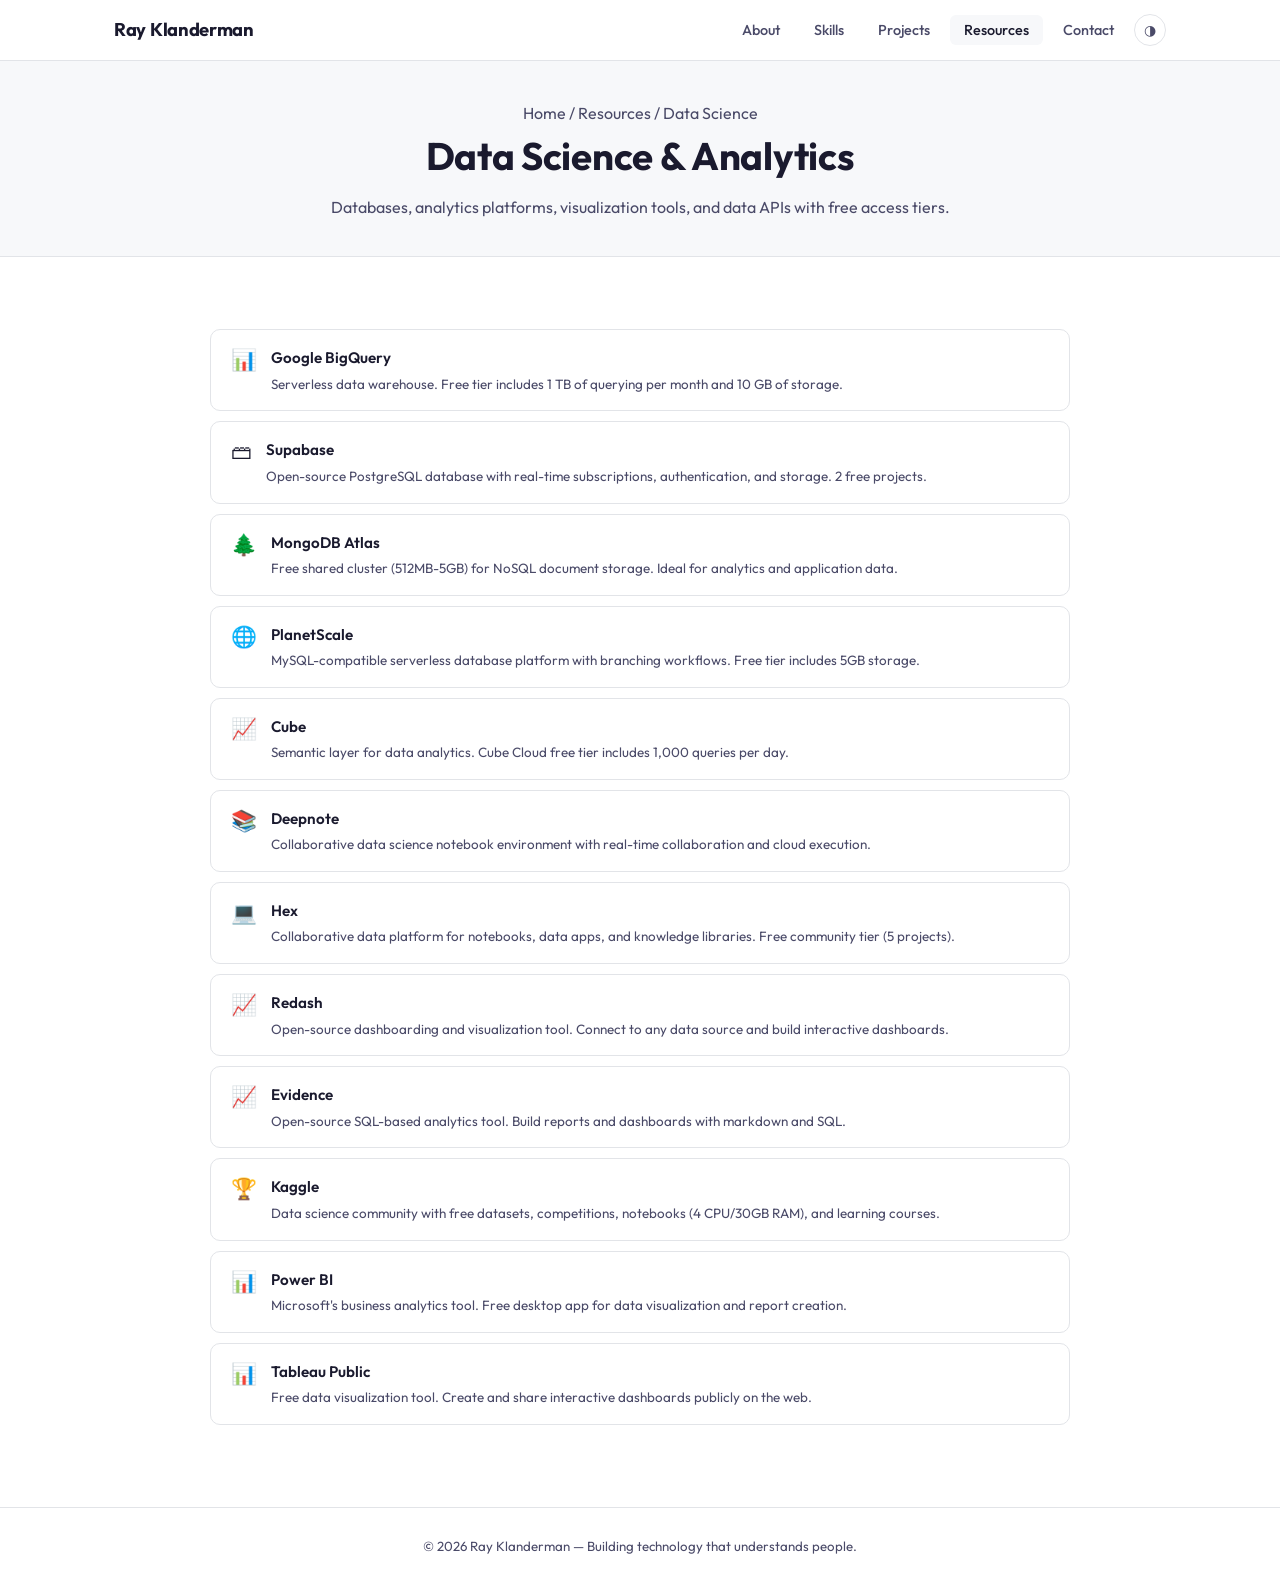
<file: resources/data-science/index.html>
<!DOCTYPE html>
<html lang="en" data-theme="light">
<head>
  <meta charset="UTF-8">
  <meta name="viewport" content="width=device-width, initial-scale=1.0">
  <meta name="description" content="Free data science tools, notebooks, and analytics platforms curated by Ray Klanderman.">
  <script>
    (function () {
      try {
        var saved = localStorage.getItem('theme');
        if (saved === 'light' || saved === 'dark') {
          document.documentElement.setAttribute('data-theme', saved);
        } else if (window.matchMedia('(prefers-color-scheme: dark)').matches) {
          document.documentElement.setAttribute('data-theme', 'dark');
        } else {
          document.documentElement.setAttribute('data-theme', 'light');
        }
      } catch (e) { document.documentElement.setAttribute('data-theme', 'light'); }
    })();
  </script>
  <title>Data Science Resources — Ray Klanderman</title>
  <link rel="icon" href="https://cdn.jsdelivr.net/gh/devicons/devicon/icons/devicon/devicon-original.svg">
  <meta property="og:title" content="Data Science Resources — Ray Klanderman">
  <meta property="og:description" content="Curated data science tools, analytics platforms, databases, and visualization resources.">
  <meta property="og:image" content="https://raw.githubusercontent.com/rayklanderman/rayklanderman.github.io/main/images/Dev%20Tips.png">
  <meta property="og:url" content="https://rayklanderman.github.io/resources/data-science/">
  <meta property="og:type" content="website">
  <link rel="preconnect" href="https://fonts.googleapis.com">
  <link rel="preconnect" href="https://fonts.gstatic.com" crossorigin>
  <link href="https://fonts.googleapis.com/css2?family=Outfit:wght@400;500;600;700;800&display=swap" rel="stylesheet">
  <link rel="stylesheet" href="/css/style.css">
</head>
<body>

<nav aria-label="Main navigation">
  <div class="container">
    <a href="/" class="nav-logo">Ray Klanderman</a>
    <button class="menu-toggle" id="menu-toggle" aria-label="Open menu" aria-expanded="false" aria-controls="nav-links">&#9776;</button>
    <ul class="nav-links" id="nav-links">
      <li><a href="/about/">About</a></li>
      <li><a href="/#skills">Skills</a></li>
      <li><a href="/projects/">Projects</a></li>
      <li><a href="/resources/" aria-current="page">Resources</a></li>
      <li><a href="/contact/">Contact</a></li>
      <li><button class="theme-toggle" id="theme-toggle" aria-label="Toggle dark mode">&#9681;</button></li>
    </ul>
  </div>
</nav>
<a class="skip-link" href="#main">Skip to content</a>
<main id="main">

<section class="page-header">
  <p class="breadcrumb"><a href="/">Home</a> / <a href="/resources/">Resources</a> / Data Science</p>
  <h1>Data Science & Analytics</h1>
  <p>Databases, analytics platforms, visualization tools, and data APIs with free access tiers.</p>
</section>

<section class="section">
  <div class="container">
    <ul class="resource-list">

      <li class="resource-item">
        <span class="emoji">&#128202;</span>
        <div>
          <h4><a href="https://cloud.google.com/bigquery" target="_blank" rel="noopener">Google BigQuery</a></h4>
          <p>Serverless data warehouse. Free tier includes 1 TB of querying per month and 10 GB of storage.</p>
        </div>
      </li>

      <li class="resource-item">
        <span class="emoji">&#128451;</span>
        <div>
          <h4><a href="https://supabase.com/" target="_blank" rel="noopener">Supabase</a></h4>
          <p>Open-source PostgreSQL database with real-time subscriptions, authentication, and storage. 2 free projects.</p>
        </div>
      </li>

      <li class="resource-item">
        <span class="emoji">&#127794;</span>
        <div>
          <h4><a href="https://www.mongodb.com/atlas" target="_blank" rel="noopener">MongoDB Atlas</a></h4>
          <p>Free shared cluster (512MB-5GB) for NoSQL document storage. Ideal for analytics and application data.</p>
        </div>
      </li>

      <li class="resource-item">
        <span class="emoji">&#127760;</span>
        <div>
          <h4><a href="https://planetscale.com/" target="_blank" rel="noopener">PlanetScale</a></h4>
          <p>MySQL-compatible serverless database platform with branching workflows. Free tier includes 5GB storage.</p>
        </div>
      </li>

      <li class="resource-item">
        <span class="emoji">&#128200;</span>
        <div>
          <h4><a href="https://cube.dev/" target="_blank" rel="noopener">Cube</a></h4>
          <p>Semantic layer for data analytics. Cube Cloud free tier includes 1,000 queries per day.</p>
        </div>
      </li>

      <li class="resource-item">
        <span class="emoji">&#128218;</span>
        <div>
          <h4><a href="https://deepnote.com/" target="_blank" rel="noopener">Deepnote</a></h4>
          <p>Collaborative data science notebook environment with real-time collaboration and cloud execution.</p>
        </div>
      </li>

      <li class="resource-item">
        <span class="emoji">&#128187;</span>
        <div>
          <h4><a href="https://hex.tech/" target="_blank" rel="noopener">Hex</a></h4>
          <p>Collaborative data platform for notebooks, data apps, and knowledge libraries. Free community tier (5 projects).</p>
        </div>
      </li>

      <li class="resource-item">
        <span class="emoji">&#128200;</span>
        <div>
          <h4><a href="https://redash.io/" target="_blank" rel="noopener">Redash</a></h4>
          <p>Open-source dashboarding and visualization tool. Connect to any data source and build interactive dashboards.</p>
        </div>
      </li>

      <li class="resource-item">
        <span class="emoji">&#128200;</span>
        <div>
          <h4><a href="https://evidence.dev/" target="_blank" rel="noopener">Evidence</a></h4>
          <p>Open-source SQL-based analytics tool. Build reports and dashboards with markdown and SQL.</p>
        </div>
      </li>

      <li class="resource-item">
        <span class="emoji">&#127942;</span>
        <div>
          <h4><a href="https://www.kaggle.com/" target="_blank" rel="noopener">Kaggle</a></h4>
          <p>Data science community with free datasets, competitions, notebooks (4 CPU/30GB RAM), and learning courses.</p>
        </div>
      </li>

      <li class="resource-item">
        <span class="emoji">&#128202;</span>
        <div>
          <h4><a href="https://powerbi.microsoft.com/" target="_blank" rel="noopener">Power BI</a></h4>
          <p>Microsoft's business analytics tool. Free desktop app for data visualization and report creation.</p>
        </div>
      </li>

      <li class="resource-item">
        <span class="emoji">&#128202;</span>
        <div>
          <h4><a href="https://www.tableau.com/products/public" target="_blank" rel="noopener">Tableau Public</a></h4>
          <p>Free data visualization tool. Create and share interactive dashboards publicly on the web.</p>
        </div>
      </li>

    </ul>
  </div>
</section>

</main>
<footer>
  <div class="container">
    <p>&#169; 2026 Ray Klanderman — Building technology that understands people.</p>
  </div>
</footer>

<script>
(function () {
  var html = document.documentElement;
  var themeBtn = document.getElementById('theme-toggle');
  function syncLabel() {
    if (!themeBtn) return;
    var dark = html.getAttribute('data-theme') === 'dark';
    themeBtn.setAttribute('aria-label', dark ? 'Switch to light mode' : 'Switch to dark mode');
    themeBtn.textContent = dark ? '\u2600' : '\u25D1';
  }
  if (themeBtn) themeBtn.addEventListener('click', function () {
    var next = html.getAttribute('data-theme') === 'dark' ? 'light' : 'dark';
    html.setAttribute('data-theme', next);
    try { localStorage.setItem('theme', next); } catch (e) {}
    syncLabel();
  });
  syncLabel();
  var menuBtn = document.getElementById('menu-toggle');
  var links = document.getElementById('nav-links');
  if (menuBtn && links) {
    menuBtn.addEventListener('click', function () {
      var open = links.classList.toggle('open');
      menuBtn.setAttribute('aria-expanded', open ? 'true' : 'false');
      menuBtn.setAttribute('aria-label', open ? 'Close menu' : 'Open menu');
    });
    links.addEventListener('click', function (e) {
      if (e.target.closest('a')) { links.classList.remove('open'); menuBtn.setAttribute('aria-expanded', 'false'); }
    });
    document.addEventListener('keydown', function (e) {
      if (e.key === 'Escape') { links.classList.remove('open'); menuBtn.setAttribute('aria-expanded', 'false'); }
    });
  }
})();
</script>

</body>
</html>
</file>
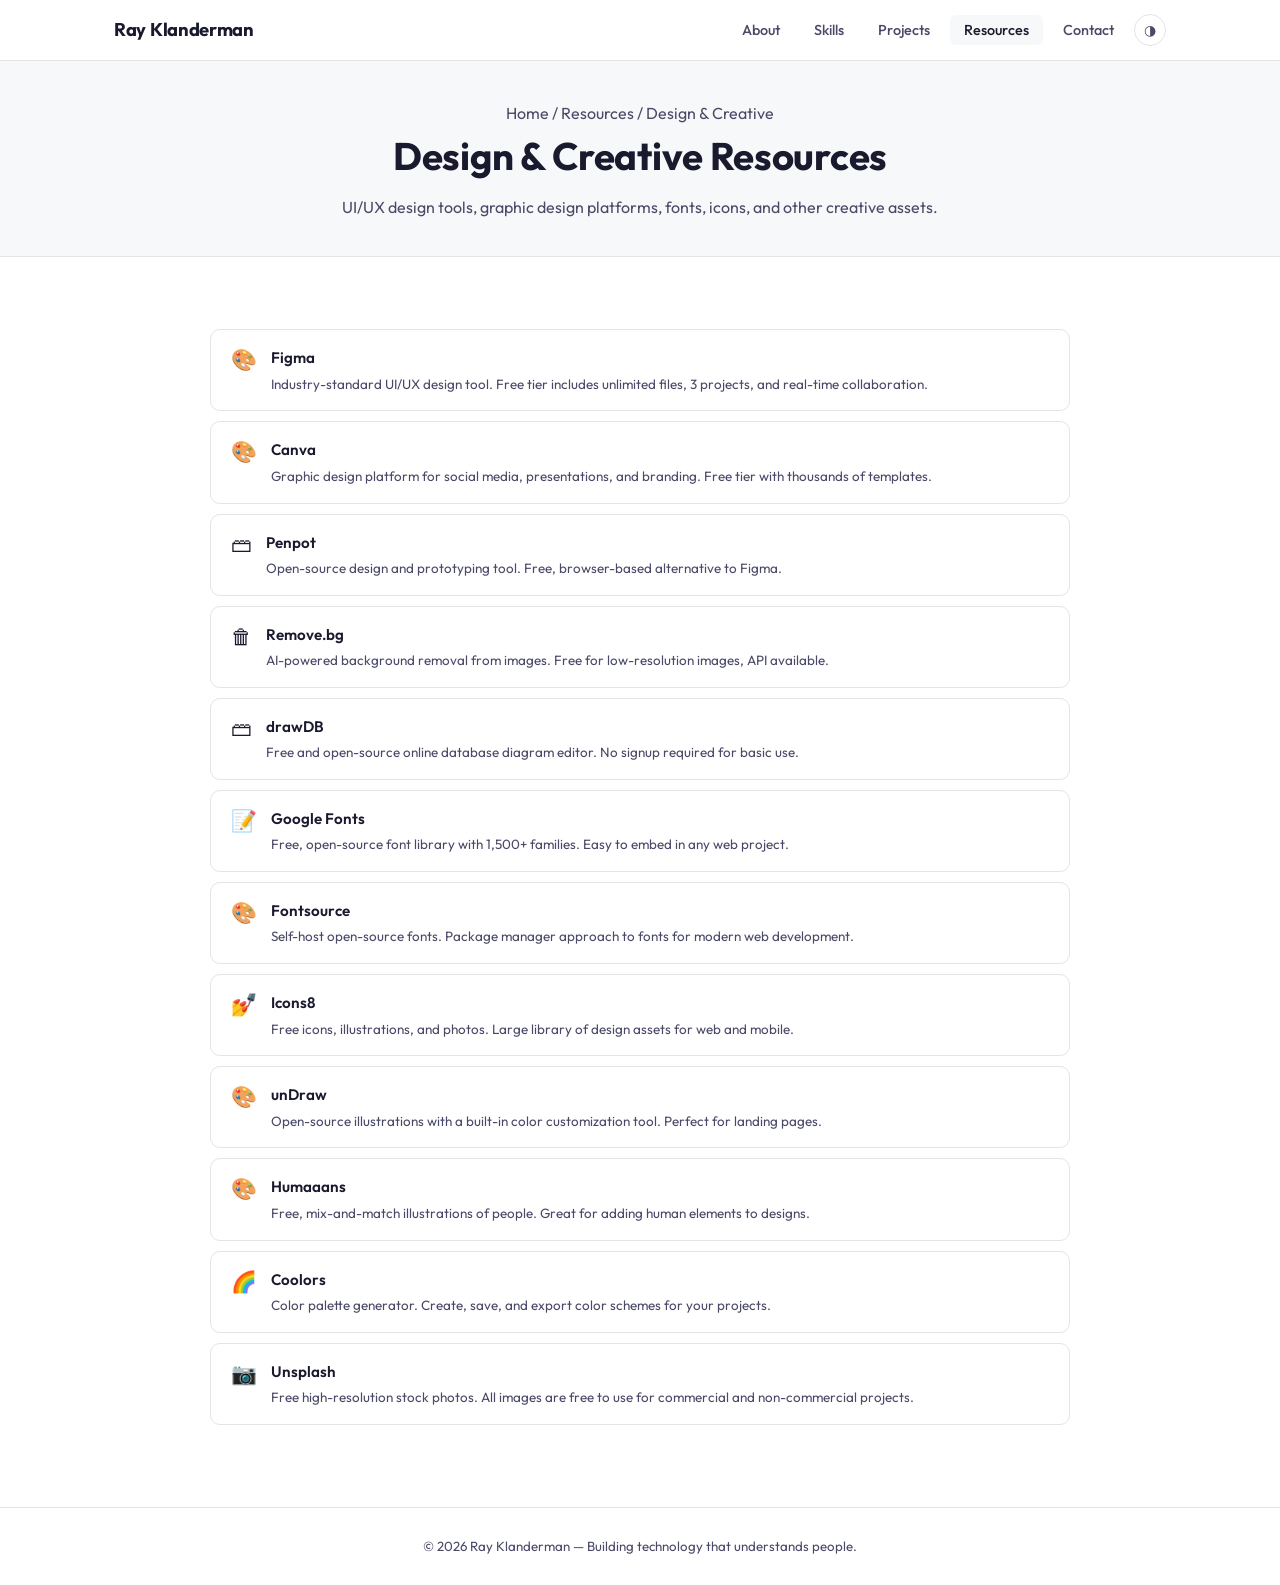
<file: resources/design-creative/index.html>
<!DOCTYPE html>
<html lang="en" data-theme="light">
<head>
  <meta charset="UTF-8">
  <meta name="viewport" content="width=device-width, initial-scale=1.0">
  <meta name="description" content="Free design and creative tools, fonts, and assets curated by Ray Klanderman.">
  <script>
    (function () {
      try {
        var saved = localStorage.getItem('theme');
        if (saved === 'light' || saved === 'dark') {
          document.documentElement.setAttribute('data-theme', saved);
        } else if (window.matchMedia('(prefers-color-scheme: dark)').matches) {
          document.documentElement.setAttribute('data-theme', 'dark');
        } else {
          document.documentElement.setAttribute('data-theme', 'light');
        }
      } catch (e) { document.documentElement.setAttribute('data-theme', 'light'); }
    })();
  </script>
  <title>Design & Creative Resources — Ray Klanderman</title>
  <link rel="icon" href="https://cdn.jsdelivr.net/gh/devicons/devicon/icons/devicon/devicon-original.svg">
  <meta property="og:title" content="Design & Creative Resources — Ray Klanderman">
  <meta property="og:description" content="Curated design tools, UI/UX resources, and creative assets for developers.">
  <meta property="og:image" content="https://raw.githubusercontent.com/rayklanderman/rayklanderman.github.io/main/images/Dev%20Tips.png">
  <meta property="og:url" content="https://rayklanderman.github.io/resources/design-creative/">
  <meta property="og:type" content="website">
  <link rel="preconnect" href="https://fonts.googleapis.com">
  <link rel="preconnect" href="https://fonts.gstatic.com" crossorigin>
  <link href="https://fonts.googleapis.com/css2?family=Outfit:wght@400;500;600;700;800&display=swap" rel="stylesheet">
  <link rel="stylesheet" href="/css/style.css">
</head>
<body>

<nav aria-label="Main navigation">
  <div class="container">
    <a href="/" class="nav-logo">Ray Klanderman</a>
    <button class="menu-toggle" id="menu-toggle" aria-label="Open menu" aria-expanded="false" aria-controls="nav-links">&#9776;</button>
    <ul class="nav-links" id="nav-links">
      <li><a href="/about/">About</a></li>
      <li><a href="/#skills">Skills</a></li>
      <li><a href="/projects/">Projects</a></li>
      <li><a href="/resources/" aria-current="page">Resources</a></li>
      <li><a href="/contact/">Contact</a></li>
      <li><button class="theme-toggle" id="theme-toggle" aria-label="Toggle dark mode">&#9681;</button></li>
    </ul>
  </div>
</nav>
<a class="skip-link" href="#main">Skip to content</a>
<main id="main">

<section class="page-header">
  <p class="breadcrumb"><a href="/">Home</a> / <a href="/resources/">Resources</a> / Design & Creative</p>
  <h1>Design & Creative Resources</h1>
  <p>UI/UX design tools, graphic design platforms, fonts, icons, and other creative assets.</p>
</section>

<section class="section">
  <div class="container">
    <ul class="resource-list">

      <li class="resource-item">
        <span class="emoji">&#127912;</span>
        <div>
          <h4><a href="https://www.figma.com/" target="_blank" rel="noopener">Figma</a></h4>
          <p>Industry-standard UI/UX design tool. Free tier includes unlimited files, 3 projects, and real-time collaboration.</p>
        </div>
      </li>

      <li class="resource-item">
        <span class="emoji">&#127912;</span>
        <div>
          <h4><a href="https://www.canva.com/" target="_blank" rel="noopener">Canva</a></h4>
          <p>Graphic design platform for social media, presentations, and branding. Free tier with thousands of templates.</p>
        </div>
      </li>

      <li class="resource-item">
        <span class="emoji">&#128451;</span>
        <div>
          <h4><a href="https://penpot.app/" target="_blank" rel="noopener">Penpot</a></h4>
          <p>Open-source design and prototyping tool. Free, browser-based alternative to Figma.</p>
        </div>
      </li>

      <li class="resource-item">
        <span class="emoji">&#128465;</span>
        <div>
          <h4><a href="https://www.remove.bg/" target="_blank" rel="noopener">Remove.bg</a></h4>
          <p>AI-powered background removal from images. Free for low-resolution images, API available.</p>
        </div>
      </li>

      <li class="resource-item">
        <span class="emoji">&#128451;</span>
        <div>
          <h4><a href="https://drawdb.app/" target="_blank" rel="noopener">drawDB</a></h4>
          <p>Free and open-source online database diagram editor. No signup required for basic use.</p>
        </div>
      </li>

      <li class="resource-item">
        <span class="emoji">&#128221;</span>
        <div>
          <h4><a href="https://fonts.google.com/" target="_blank" rel="noopener">Google Fonts</a></h4>
          <p>Free, open-source font library with 1,500+ families. Easy to embed in any web project.</p>
        </div>
      </li>

      <li class="resource-item">
        <span class="emoji">&#127912;</span>
        <div>
          <h4><a href="https://fontsource.org/" target="_blank" rel="noopener">Fontsource</a></h4>
          <p>Self-host open-source fonts. Package manager approach to fonts for modern web development.</p>
        </div>
      </li>

      <li class="resource-item">
        <span class="emoji">&#128133;</span>
        <div>
          <h4><a href="https://icons8.com/" target="_blank" rel="noopener">Icons8</a></h4>
          <p>Free icons, illustrations, and photos. Large library of design assets for web and mobile.</p>
        </div>
      </li>

      <li class="resource-item">
        <span class="emoji">&#127912;</span>
        <div>
          <h4><a href="https://undraw.co/" target="_blank" rel="noopener">unDraw</a></h4>
          <p>Open-source illustrations with a built-in color customization tool. Perfect for landing pages.</p>
        </div>
      </li>

      <li class="resource-item">
        <span class="emoji">&#127912;</span>
        <div>
          <h4><a href="https://www.humaaans.com/" target="_blank" rel="noopener">Humaaans</a></h4>
          <p>Free, mix-and-match illustrations of people. Great for adding human elements to designs.</p>
        </div>
      </li>

      <li class="resource-item">
        <span class="emoji">&#127752;</span>
        <div>
          <h4><a href="https://coolors.co/" target="_blank" rel="noopener">Coolors</a></h4>
          <p>Color palette generator. Create, save, and export color schemes for your projects.</p>
        </div>
      </li>

      <li class="resource-item">
        <span class="emoji">&#128247;</span>
        <div>
          <h4><a href="https://unsplash.com/" target="_blank" rel="noopener">Unsplash</a></h4>
          <p>Free high-resolution stock photos. All images are free to use for commercial and non-commercial projects.</p>
        </div>
      </li>

    </ul>
  </div>
</section>

</main>
<footer>
  <div class="container">
    <p>&#169; 2026 Ray Klanderman — Building technology that understands people.</p>
  </div>
</footer>

<script>
(function () {
  var html = document.documentElement;
  var themeBtn = document.getElementById('theme-toggle');
  function syncLabel() {
    if (!themeBtn) return;
    var dark = html.getAttribute('data-theme') === 'dark';
    themeBtn.setAttribute('aria-label', dark ? 'Switch to light mode' : 'Switch to dark mode');
    themeBtn.textContent = dark ? '\u2600' : '\u25D1';
  }
  if (themeBtn) themeBtn.addEventListener('click', function () {
    var next = html.getAttribute('data-theme') === 'dark' ? 'light' : 'dark';
    html.setAttribute('data-theme', next);
    try { localStorage.setItem('theme', next); } catch (e) {}
    syncLabel();
  });
  syncLabel();
  var menuBtn = document.getElementById('menu-toggle');
  var links = document.getElementById('nav-links');
  if (menuBtn && links) {
    menuBtn.addEventListener('click', function () {
      var open = links.classList.toggle('open');
      menuBtn.setAttribute('aria-expanded', open ? 'true' : 'false');
      menuBtn.setAttribute('aria-label', open ? 'Close menu' : 'Open menu');
    });
    links.addEventListener('click', function (e) {
      if (e.target.closest('a')) { links.classList.remove('open'); menuBtn.setAttribute('aria-expanded', 'false'); }
    });
    document.addEventListener('keydown', function (e) {
      if (e.key === 'Escape') { links.classList.remove('open'); menuBtn.setAttribute('aria-expanded', 'false'); }
    });
  }
})();
</script>

</body>
</html>
</file>
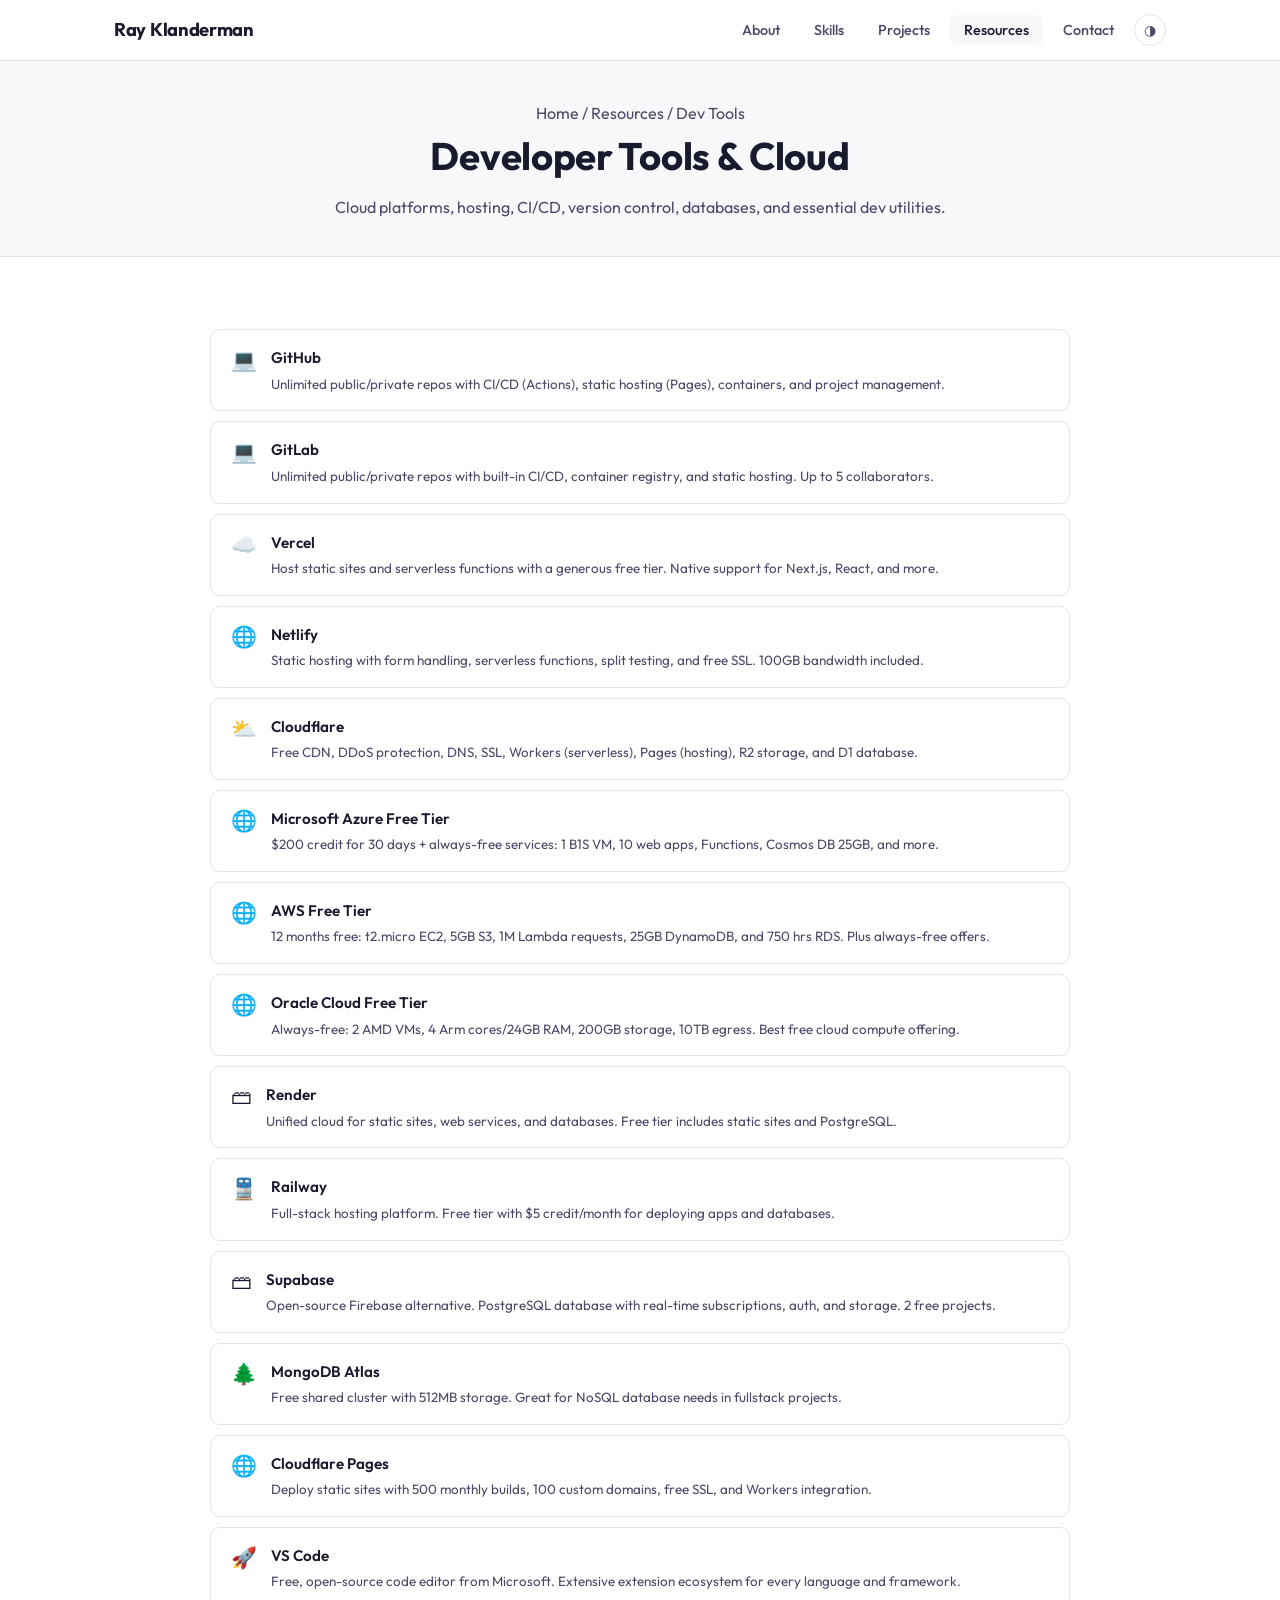
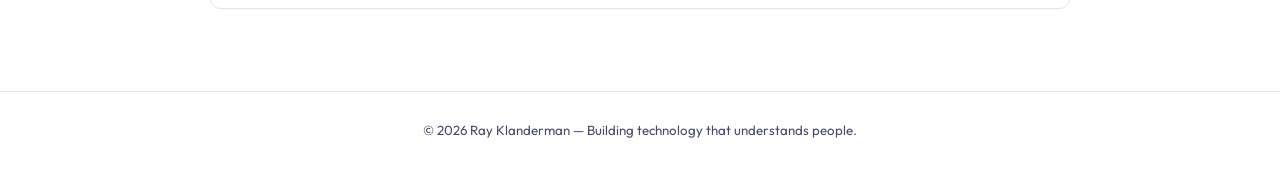
<file: resources/dev-tools/index.html>
<!DOCTYPE html>
<html lang="en" data-theme="light">
<head>
  <meta charset="UTF-8">
  <meta name="viewport" content="width=device-width, initial-scale=1.0">
  <meta name="description" content="Free developer tools, cloud hosting, CI/CD, and databases curated by Ray Klanderman.">
  <script>
    (function () {
      try {
        var saved = localStorage.getItem('theme');
        if (saved === 'light' || saved === 'dark') {
          document.documentElement.setAttribute('data-theme', saved);
        } else if (window.matchMedia('(prefers-color-scheme: dark)').matches) {
          document.documentElement.setAttribute('data-theme', 'dark');
        } else {
          document.documentElement.setAttribute('data-theme', 'light');
        }
      } catch (e) { document.documentElement.setAttribute('data-theme', 'light'); }
    })();
  </script>
  <title>Developer Tools & Cloud — Ray Klanderman</title>
  <link rel="icon" href="https://cdn.jsdelivr.net/gh/devicons/devicon/icons/devicon/devicon-original.svg">
  <meta property="og:title" content="Developer Tools & Cloud — Ray Klanderman">
  <meta property="og:description" content="Curated developer tools, cloud platforms, and hosting services with free tiers.">
  <meta property="og:image" content="https://raw.githubusercontent.com/rayklanderman/rayklanderman.github.io/main/images/Dev%20Tips.png">
  <meta property="og:url" content="https://rayklanderman.github.io/resources/dev-tools/">
  <meta property="og:type" content="website">
  <link rel="preconnect" href="https://fonts.googleapis.com">
  <link rel="preconnect" href="https://fonts.gstatic.com" crossorigin>
  <link href="https://fonts.googleapis.com/css2?family=Outfit:wght@400;500;600;700;800&display=swap" rel="stylesheet">
  <link rel="stylesheet" href="/css/style.css">
</head>
<body>

<nav aria-label="Main navigation">
  <div class="container">
    <a href="/" class="nav-logo">Ray Klanderman</a>
    <button class="menu-toggle" id="menu-toggle" aria-label="Open menu" aria-expanded="false" aria-controls="nav-links">&#9776;</button>
    <ul class="nav-links" id="nav-links">
      <li><a href="/about/">About</a></li>
      <li><a href="/#skills">Skills</a></li>
      <li><a href="/projects/">Projects</a></li>
      <li><a href="/resources/" aria-current="page">Resources</a></li>
      <li><a href="/contact/">Contact</a></li>
      <li><button class="theme-toggle" id="theme-toggle" aria-label="Toggle dark mode">&#9681;</button></li>
    </ul>
  </div>
</nav>
<a class="skip-link" href="#main">Skip to content</a>
<main id="main">

<section class="page-header">
  <p class="breadcrumb"><a href="/">Home</a> / <a href="/resources/">Resources</a> / Dev Tools</p>
  <h1>Developer Tools & Cloud</h1>
  <p>Cloud platforms, hosting, CI/CD, version control, databases, and essential dev utilities.</p>
</section>

<section class="section">
  <div class="container">
    <ul class="resource-list">

      <li class="resource-item">
        <span class="emoji">&#128187;</span>
        <div>
          <h4><a href="https://github.com/" target="_blank" rel="noopener">GitHub</a></h4>
          <p>Unlimited public/private repos with CI/CD (Actions), static hosting (Pages), containers, and project management.</p>
        </div>
      </li>

      <li class="resource-item">
        <span class="emoji">&#128187;</span>
        <div>
          <h4><a href="https://gitlab.com/" target="_blank" rel="noopener">GitLab</a></h4>
          <p>Unlimited public/private repos with built-in CI/CD, container registry, and static hosting. Up to 5 collaborators.</p>
        </div>
      </li>

      <li class="resource-item">
        <span class="emoji">&#9729;&#65039;</span>
        <div>
          <h4><a href="https://vercel.com/" target="_blank" rel="noopener">Vercel</a></h4>
          <p>Host static sites and serverless functions with a generous free tier. Native support for Next.js, React, and more.</p>
        </div>
      </li>

      <li class="resource-item">
        <span class="emoji">&#127760;</span>
        <div>
          <h4><a href="https://www.netlify.com/" target="_blank" rel="noopener">Netlify</a></h4>
          <p>Static hosting with form handling, serverless functions, split testing, and free SSL. 100GB bandwidth included.</p>
        </div>
      </li>

      <li class="resource-item">
        <span class="emoji">&#9925;</span>
        <div>
          <h4><a href="https://www.cloudflare.com/" target="_blank" rel="noopener">Cloudflare</a></h4>
          <p>Free CDN, DDoS protection, DNS, SSL, Workers (serverless), Pages (hosting), R2 storage, and D1 database.</p>
        </div>
      </li>

      <li class="resource-item">
        <span class="emoji">&#127760;</span>
        <div>
          <h4><a href="https://azure.microsoft.com/free/" target="_blank" rel="noopener">Microsoft Azure Free Tier</a></h4>
          <p>$200 credit for 30 days + always-free services: 1 B1S VM, 10 web apps, Functions, Cosmos DB 25GB, and more.</p>
        </div>
      </li>

      <li class="resource-item">
        <span class="emoji">&#127760;</span>
        <div>
          <h4><a href="https://aws.amazon.com/free/" target="_blank" rel="noopener">AWS Free Tier</a></h4>
          <p>12 months free: t2.micro EC2, 5GB S3, 1M Lambda requests, 25GB DynamoDB, and 750 hrs RDS. Plus always-free offers.</p>
        </div>
      </li>

      <li class="resource-item">
        <span class="emoji">&#127760;</span>
        <div>
          <h4><a href="https://www.oracle.com/cloud/free/" target="_blank" rel="noopener">Oracle Cloud Free Tier</a></h4>
          <p>Always-free: 2 AMD VMs, 4 Arm cores/24GB RAM, 200GB storage, 10TB egress. Best free cloud compute offering.</p>
        </div>
      </li>

      <li class="resource-item">
        <span class="emoji">&#128451;</span>
        <div>
          <h4><a href="https://render.com/" target="_blank" rel="noopener">Render</a></h4>
          <p>Unified cloud for static sites, web services, and databases. Free tier includes static sites and PostgreSQL.</p>
        </div>
      </li>

      <li class="resource-item">
        <span class="emoji">&#128646;</span>
        <div>
          <h4><a href="https://railway.app/" target="_blank" rel="noopener">Railway</a></h4>
          <p>Full-stack hosting platform. Free tier with $5 credit/month for deploying apps and databases.</p>
        </div>
      </li>

      <li class="resource-item">
        <span class="emoji">&#128451;</span>
        <div>
          <h4><a href="https://supabase.com/" target="_blank" rel="noopener">Supabase</a></h4>
          <p>Open-source Firebase alternative. PostgreSQL database with real-time subscriptions, auth, and storage. 2 free projects.</p>
        </div>
      </li>

      <li class="resource-item">
        <span class="emoji">&#127794;</span>
        <div>
          <h4><a href="https://www.mongodb.com/atlas" target="_blank" rel="noopener">MongoDB Atlas</a></h4>
          <p>Free shared cluster with 512MB storage. Great for NoSQL database needs in fullstack projects.</p>
        </div>
      </li>

      <li class="resource-item">
        <span class="emoji">&#127760;</span>
        <div>
          <h4><a href="https://pages.cloudflare.com/" target="_blank" rel="noopener">Cloudflare Pages</a></h4>
          <p>Deploy static sites with 500 monthly builds, 100 custom domains, free SSL, and Workers integration.</p>
        </div>
      </li>

      <li class="resource-item">
        <span class="emoji">&#128640;</span>
        <div>
          <h4><a href="https://code.visualstudio.com/" target="_blank" rel="noopener">VS Code</a></h4>
          <p>Free, open-source code editor from Microsoft. Extensive extension ecosystem for every language and framework.</p>
        </div>
      </li>

    </ul>
  </div>
</section>

</main>
<footer>
  <div class="container">
    <p>&#169; 2026 Ray Klanderman — Building technology that understands people.</p>
  </div>
</footer>

<script>
(function () {
  var html = document.documentElement;
  var themeBtn = document.getElementById('theme-toggle');
  function syncLabel() {
    if (!themeBtn) return;
    var dark = html.getAttribute('data-theme') === 'dark';
    themeBtn.setAttribute('aria-label', dark ? 'Switch to light mode' : 'Switch to dark mode');
    themeBtn.textContent = dark ? '\u2600' : '\u25D1';
  }
  if (themeBtn) themeBtn.addEventListener('click', function () {
    var next = html.getAttribute('data-theme') === 'dark' ? 'light' : 'dark';
    html.setAttribute('data-theme', next);
    try { localStorage.setItem('theme', next); } catch (e) {}
    syncLabel();
  });
  syncLabel();
  var menuBtn = document.getElementById('menu-toggle');
  var links = document.getElementById('nav-links');
  if (menuBtn && links) {
    menuBtn.addEventListener('click', function () {
      var open = links.classList.toggle('open');
      menuBtn.setAttribute('aria-expanded', open ? 'true' : 'false');
      menuBtn.setAttribute('aria-label', open ? 'Close menu' : 'Open menu');
    });
    links.addEventListener('click', function (e) {
      if (e.target.closest('a')) { links.classList.remove('open'); menuBtn.setAttribute('aria-expanded', 'false'); }
    });
    document.addEventListener('keydown', function (e) {
      if (e.key === 'Escape') { links.classList.remove('open'); menuBtn.setAttribute('aria-expanded', 'false'); }
    });
  }
})();
</script>

</body>
</html>
</file>
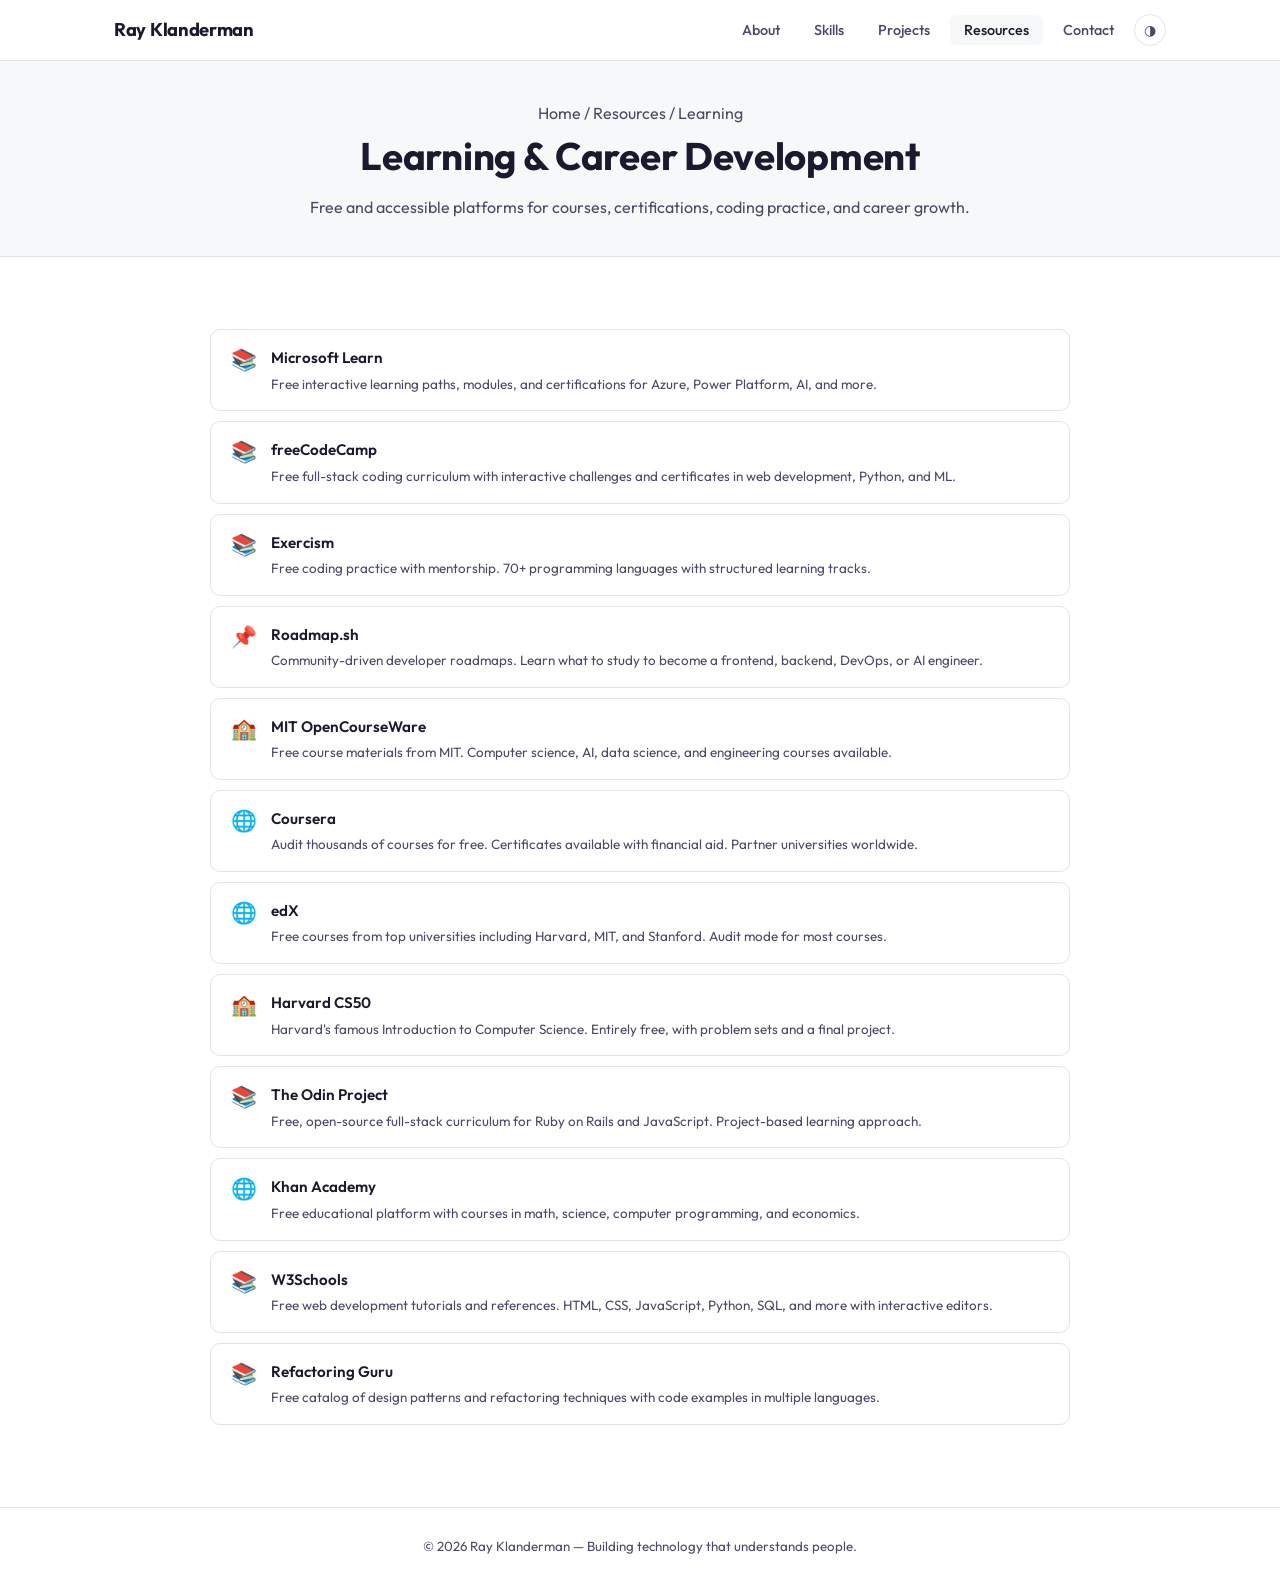
<file: resources/learning/index.html>
<!DOCTYPE html>
<html lang="en" data-theme="light">
<head>
  <meta charset="UTF-8">
  <meta name="viewport" content="width=device-width, initial-scale=1.0">
  <meta name="description" content="Free learning resources, courses, and career roadmaps curated by Ray Klanderman.">
  <script>
    (function () {
      try {
        var saved = localStorage.getItem('theme');
        if (saved === 'light' || saved === 'dark') {
          document.documentElement.setAttribute('data-theme', saved);
        } else if (window.matchMedia('(prefers-color-scheme: dark)').matches) {
          document.documentElement.setAttribute('data-theme', 'dark');
        } else {
          document.documentElement.setAttribute('data-theme', 'light');
        }
      } catch (e) { document.documentElement.setAttribute('data-theme', 'light'); }
    })();
  </script>
  <title>Learning & Career Resources — Ray Klanderman</title>
  <link rel="icon" href="https://cdn.jsdelivr.net/gh/devicons/devicon/icons/devicon/devicon-original.svg">
  <meta property="og:title" content="Learning & Career Resources — Ray Klanderman">
  <meta property="og:description" content="Curated learning platforms, courses, certifications, and career resources for developers.">
  <meta property="og:image" content="https://raw.githubusercontent.com/rayklanderman/rayklanderman.github.io/main/images/Dev%20Tips.png">
  <meta property="og:url" content="https://rayklanderman.github.io/resources/learning/">
  <meta property="og:type" content="website">
  <link rel="preconnect" href="https://fonts.googleapis.com">
  <link rel="preconnect" href="https://fonts.gstatic.com" crossorigin>
  <link href="https://fonts.googleapis.com/css2?family=Outfit:wght@400;500;600;700;800&display=swap" rel="stylesheet">
  <link rel="stylesheet" href="/css/style.css">
</head>
<body>

<nav aria-label="Main navigation">
  <div class="container">
    <a href="/" class="nav-logo">Ray Klanderman</a>
    <button class="menu-toggle" id="menu-toggle" aria-label="Open menu" aria-expanded="false" aria-controls="nav-links">&#9776;</button>
    <ul class="nav-links" id="nav-links">
      <li><a href="/about/">About</a></li>
      <li><a href="/#skills">Skills</a></li>
      <li><a href="/projects/">Projects</a></li>
      <li><a href="/resources/" aria-current="page">Resources</a></li>
      <li><a href="/contact/">Contact</a></li>
      <li><button class="theme-toggle" id="theme-toggle" aria-label="Toggle dark mode">&#9681;</button></li>
    </ul>
  </div>
</nav>
<a class="skip-link" href="#main">Skip to content</a>
<main id="main">

<section class="page-header">
  <p class="breadcrumb"><a href="/">Home</a> / <a href="/resources/">Resources</a> / Learning</p>
  <h1>Learning & Career Development</h1>
  <p>Free and accessible platforms for courses, certifications, coding practice, and career growth.</p>
</section>

<section class="section">
  <div class="container">
    <ul class="resource-list">

      <li class="resource-item">
        <span class="emoji">&#128218;</span>
        <div>
          <h4><a href="https://learn.microsoft.com/" target="_blank" rel="noopener">Microsoft Learn</a></h4>
          <p>Free interactive learning paths, modules, and certifications for Azure, Power Platform, AI, and more.</p>
        </div>
      </li>

      <li class="resource-item">
        <span class="emoji">&#128218;</span>
        <div>
          <h4><a href="https://www.freecodecamp.org/" target="_blank" rel="noopener">freeCodeCamp</a></h4>
          <p>Free full-stack coding curriculum with interactive challenges and certificates in web development, Python, and ML.</p>
        </div>
      </li>

      <li class="resource-item">
        <span class="emoji">&#128218;</span>
        <div>
          <h4><a href="https://exercism.org/" target="_blank" rel="noopener">Exercism</a></h4>
          <p>Free coding practice with mentorship. 70+ programming languages with structured learning tracks.</p>
        </div>
      </li>

      <li class="resource-item">
        <span class="emoji">&#128204;</span>
        <div>
          <h4><a href="https://roadmap.sh/" target="_blank" rel="noopener">Roadmap.sh</a></h4>
          <p>Community-driven developer roadmaps. Learn what to study to become a frontend, backend, DevOps, or AI engineer.</p>
        </div>
      </li>

      <li class="resource-item">
        <span class="emoji">&#127979;</span>
        <div>
          <h4><a href="https://ocw.mit.edu/" target="_blank" rel="noopener">MIT OpenCourseWare</a></h4>
          <p>Free course materials from MIT. Computer science, AI, data science, and engineering courses available.</p>
        </div>
      </li>

      <li class="resource-item">
        <span class="emoji">&#127760;</span>
        <div>
          <h4><a href="https://www.coursera.org/" target="_blank" rel="noopener">Coursera</a></h4>
          <p>Audit thousands of courses for free. Certificates available with financial aid. Partner universities worldwide.</p>
        </div>
      </li>

      <li class="resource-item">
        <span class="emoji">&#127760;</span>
        <div>
          <h4><a href="https://www.edx.org/" target="_blank" rel="noopener">edX</a></h4>
          <p>Free courses from top universities including Harvard, MIT, and Stanford. Audit mode for most courses.</p>
        </div>
      </li>

      <li class="resource-item">
        <span class="emoji">&#127979;</span>
        <div>
          <h4><a href="https://pll.harvard.edu/course/cs50-introduction-computer-science" target="_blank" rel="noopener">Harvard CS50</a></h4>
          <p>Harvard's famous Introduction to Computer Science. Entirely free, with problem sets and a final project.</p>
        </div>
      </li>

      <li class="resource-item">
        <span class="emoji">&#128218;</span>
        <div>
          <h4><a href="https://www.theodinproject.com/" target="_blank" rel="noopener">The Odin Project</a></h4>
          <p>Free, open-source full-stack curriculum for Ruby on Rails and JavaScript. Project-based learning approach.</p>
        </div>
      </li>

      <li class="resource-item">
        <span class="emoji">&#127760;</span>
        <div>
          <h4><a href="https://www.khanacademy.org/" target="_blank" rel="noopener">Khan Academy</a></h4>
          <p>Free educational platform with courses in math, science, computer programming, and economics.</p>
        </div>
      </li>

      <li class="resource-item">
        <span class="emoji">&#128218;</span>
        <div>
          <h4><a href="https://www.w3schools.com/" target="_blank" rel="noopener">W3Schools</a></h4>
          <p>Free web development tutorials and references. HTML, CSS, JavaScript, Python, SQL, and more with interactive editors.</p>
        </div>
      </li>

      <li class="resource-item">
        <span class="emoji">&#128218;</span>
        <div>
          <h4><a href="https://refactoring.guru/design-patterns" target="_blank" rel="noopener">Refactoring Guru</a></h4>
          <p>Free catalog of design patterns and refactoring techniques with code examples in multiple languages.</p>
        </div>
      </li>

    </ul>
  </div>
</section>

</main>
<footer>
  <div class="container">
    <p>&#169; 2026 Ray Klanderman — Building technology that understands people.</p>
  </div>
</footer>

<script>
(function () {
  var html = document.documentElement;
  var themeBtn = document.getElementById('theme-toggle');
  function syncLabel() {
    if (!themeBtn) return;
    var dark = html.getAttribute('data-theme') === 'dark';
    themeBtn.setAttribute('aria-label', dark ? 'Switch to light mode' : 'Switch to dark mode');
    themeBtn.textContent = dark ? '\u2600' : '\u25D1';
  }
  if (themeBtn) themeBtn.addEventListener('click', function () {
    var next = html.getAttribute('data-theme') === 'dark' ? 'light' : 'dark';
    html.setAttribute('data-theme', next);
    try { localStorage.setItem('theme', next); } catch (e) {}
    syncLabel();
  });
  syncLabel();
  var menuBtn = document.getElementById('menu-toggle');
  var links = document.getElementById('nav-links');
  if (menuBtn && links) {
    menuBtn.addEventListener('click', function () {
      var open = links.classList.toggle('open');
      menuBtn.setAttribute('aria-expanded', open ? 'true' : 'false');
      menuBtn.setAttribute('aria-label', open ? 'Close menu' : 'Open menu');
    });
    links.addEventListener('click', function (e) {
      if (e.target.closest('a')) { links.classList.remove('open'); menuBtn.setAttribute('aria-expanded', 'false'); }
    });
    document.addEventListener('keydown', function (e) {
      if (e.key === 'Escape') { links.classList.remove('open'); menuBtn.setAttribute('aria-expanded', 'false'); }
    });
  }
})();
</script>

</body>
</html>
</file>
<file: css/style.css>
:root {
  --bg: #ffffff;
  --bg-alt: #f7f8fa;
  --bg-card: #ffffff;
  --text: #1a1a2e;
  --text-secondary: #4a4a68;
  --accent: #0066cc;
  --accent-hover: #004d99;
  --accent-light: #0066cc;
  --border: #e2e4e8;
  --shadow: 0 1px 4px rgba(0, 0, 0, 0.06);
  --shadow-hover: 0 4px 20px rgba(0, 0, 0, 0.1);
  --radius: 10px;
  --radius-sm: 6px;
  --font: 'Outfit', -apple-system, BlinkMacSystemFont, 'Segoe UI', sans-serif;
  --max-width: 1100px;
  --nav-height: 60px;
  color-scheme: light;
}

/* Explicit dark theme (user override wins over system) */
[data-theme="dark"] {
  --bg: #0e0e1a;
  --bg-alt: #151528;
  --bg-card: #1a1a30;
  --text: #e4e4f0;
  --text-secondary: #a8a8c8;
  --accent: #4ca3ff;
  --accent-hover: #7ab8ff;
  --accent-light: #7ab8ff;
  --border: #2a2a44;
  --shadow: 0 1px 4px rgba(0, 0, 0, 0.3);
  --shadow-hover: 0 4px 20px rgba(0, 0, 0, 0.4);
  color-scheme: dark;
}

/* System dark only applies when no explicit theme is stored */
@media (prefers-color-scheme: dark) {
  :root:not([data-theme="light"]) {
    --bg: #0e0e1a;
    --bg-alt: #151528;
    --bg-card: #1a1a30;
    --text: #e4e4f0;
    --text-secondary: #a8a8c8;
    --accent: #4ca3ff;
    --accent-hover: #7ab8ff;
    --accent-light: #7ab8ff;
    --border: #2a2a44;
    --shadow: 0 1px 4px rgba(0, 0, 0, 0.3);
    --shadow-hover: 0 4px 20px rgba(0, 0, 0, 0.4);
    color-scheme: dark;
  }
}

*, *::before, *::after { box-sizing: border-box; margin: 0; padding: 0; }
html { scroll-behavior: smooth; }
@media (prefers-reduced-motion: reduce) {
  html { scroll-behavior: auto; }
  *, *::before, *::after { transition: none !important; animation: none !important; }
}

body {
  font-family: var(--font);
  background: var(--bg);
  color: var(--text);
  line-height: 1.6;
  -webkit-font-smoothing: antialiased;
  overflow-x: hidden;
}

a { color: var(--accent); text-decoration: none; }
a:hover { color: var(--accent-hover); }
a:focus-visible, button:focus-visible, input:focus-visible, textarea:focus-visible {
  outline: 2px solid var(--accent);
  outline-offset: 2px;
  border-radius: 4px;
}
img { max-width: 100%; height: auto; display: inline-block; }
.container { max-width: var(--max-width); margin: 0 auto; padding: 0 24px; }

/* Skip link for keyboard users */
.skip-link {
  position: absolute; left: -9999px; top: 0;
  background: var(--accent); color: #fff;
  padding: 10px 18px; border-radius: 0 0 8px 0;
  font-weight: 600; font-size: 0.9rem; z-index: 2000;
}
.skip-link:focus { left: 0; color: #fff; }

/* Navigation */
nav {
  position: fixed; top: 0; left: 0; right: 0;
  min-height: var(--nav-height);
  background: rgba(255, 255, 255, 0.92);
  backdrop-filter: blur(10px);
  -webkit-backdrop-filter: blur(10px);
  border-bottom: 1px solid var(--border);
  z-index: 1000;
}
@media (prefers-color-scheme: dark) {
  :root:not([data-theme="light"]) nav { background: rgba(14, 14, 26, 0.92); }
}
[data-theme="dark"] nav { background: rgba(14, 14, 26, 0.92); }

nav .container {
  display: flex; align-items: center; justify-content: space-between;
  min-height: var(--nav-height); gap: 12px;
}

.nav-logo { font-weight: 700; font-size: 1.15rem; color: var(--text); letter-spacing: -0.3px; white-space: nowrap; }
.nav-links { display: flex; align-items: center; gap: 6px; list-style: none; }

.nav-links a {
  padding: 6px 14px; border-radius: var(--radius-sm);
  font-size: 0.9rem; font-weight: 500; color: var(--text-secondary);
  transition: background 0.15s, color 0.15s;
  white-space: nowrap;
}
.nav-links a:hover { background: var(--bg-alt); color: var(--text); }
.nav-links a[aria-current="page"] { color: var(--text); background: var(--bg-alt); }

.theme-toggle {
  background: none; border: 1px solid var(--border); cursor: pointer;
  padding: 6px; border-radius: 50%; width: 32px; height: 32px;
  display: inline-flex; align-items: center; justify-content: center;
  color: var(--text-secondary); font-size: 0.9rem;
  transition: background 0.15s, color 0.15s;
}
.theme-toggle:hover { background: var(--bg-alt); color: var(--text); }

.menu-toggle { display: none; background: none; border: 1px solid transparent; cursor: pointer; padding: 8px 10px; color: var(--text); font-size: 1.4rem; border-radius: var(--radius-sm); }

/* Hero — no forced 100vh; prevents vast empty space on desktop/mobile */
.hero {
  display: flex; align-items: center; justify-content: center;
  text-align: center; padding: calc(var(--nav-height) + 56px) 24px 72px;
}

.hero-content { max-width: 680px; width: 100%; }
.hero h1 { font-size: clamp(2rem, 4.5vw, 3.2rem); font-weight: 700; margin-bottom: 8px; line-height: 1.2; letter-spacing: -0.5px; text-wrap: balance; }
.hero .subtitle { font-size: clamp(1rem, 2vw, 1.15rem); color: var(--text-secondary); margin-bottom: 16px; font-weight: 500; }
.hero .tagline { font-size: 0.98rem; color: var(--text-secondary); margin-bottom: 28px; max-width: 56ch; margin-left: auto; margin-right: auto; line-height: 1.7; text-wrap: pretty; }

.badge-group { display: flex; justify-content: center; gap: 8px; flex-wrap: wrap; margin: 0 0 22px; }
.badge-group img { border-radius: 4px; height: 20px; width: auto; }

.btn-group { display: flex; gap: 10px; justify-content: center; flex-wrap: wrap; }

.btn {
  display: inline-flex; align-items: center; justify-content: center; gap: 6px;
  padding: 10px 24px; border-radius: var(--radius-sm);
  font-weight: 600; font-size: 0.92rem; transition: background 0.15s, color 0.15s, border-color 0.15s, box-shadow 0.15s;
  border: none; cursor: pointer; min-height: 44px;
}

.btn-primary { background: var(--accent); color: #fff; }
.btn-primary:hover { background: var(--accent-hover); color: #fff; box-shadow: 0 2px 8px rgba(0, 102, 204, 0.25); }

.btn-outline {
  background: transparent; color: var(--text);
  border: 1.5px solid var(--border);
}
.btn-outline:hover { border-color: var(--accent); color: var(--accent); }

/* Section */
.section { padding: 72px 0; }
.section-alt { background: var(--bg-alt); }
.section-title {
  font-size: clamp(1.5rem, 2.5vw, 1.9rem); font-weight: 700;
  text-align: center; margin-bottom: 8px; letter-spacing: -0.3px; text-wrap: balance;
}
/* Higher contrast than before: was too faint on light beige/white */
.section-desc { text-align: center; color: var(--text-secondary); max-width: 60ch; margin: 0 auto 40px; font-size: 1rem; line-height: 1.65; }

/* Readable prose (replaces centered wall-of-text blocks) */
.prose { max-width: 68ch; margin: 0 auto; color: var(--text-secondary); font-size: 1rem; line-height: 1.8; text-align: left; }
.prose p + p { margin-top: 1em; }
.prose strong { color: var(--text); }

/* Project Cards — min() prevents horizontal overflow on 320–360px phones */
.card-grid { display: grid; grid-template-columns: repeat(auto-fill, minmax(min(100%, 300px), 1fr)); gap: 20px; }

.card {
  background: var(--bg-card); border: 1px solid var(--border);
  border-radius: var(--radius); padding: 24px;
  transition: box-shadow 0.2s, border-color 0.2s;
  box-shadow: var(--shadow);
  display: flex; flex-direction: column; min-width: 0;
}

.card:hover { box-shadow: var(--shadow-hover); border-color: var(--accent); }

.card-header { display: flex; align-items: flex-start; gap: 12px; margin-bottom: 10px; min-width: 0; }
.card-header > div { min-width: 0; }

.card-icon {
  flex-shrink: 0; width: 36px; height: 36px; border-radius: 8px;
  display: inline-flex; align-items: center; justify-content: center;
  font-size: 0.85rem; font-weight: 700; color: #fff;
  background: var(--accent);
}

.card-icon.featured { background: #e8a020; }
.card-icon.ai { background: #0066cc; }
.card-icon.data { background: #1a8a5a; }
.card-icon.web { background: #8b5cf6; }
.card-icon.health { background: #d4536a; }
.card-icon.edu { background: #2b7a4e; }
.card-icon.creative { background: #c056a0; }
.card-icon.media { background: #d97706; }
.card-icon.jobs { background: #7c3aed; }
.card-icon.dev { background: #2563eb; }

.card h3 { font-size: 1.05rem; font-weight: 600; margin-bottom: 6px; line-height: 1.3; overflow-wrap: break-word; }
.card-header p { color: var(--text-secondary); font-size: 0.88rem; line-height: 1.55; margin-bottom: 0; }
.card-body { color: var(--text-secondary); font-size: 0.88rem; line-height: 1.55; margin-bottom: 14px; flex: 1; }
.card-tags { display: flex; gap: 5px; flex-wrap: wrap; margin-bottom: 14px; }

.tag {
  display: inline-block; padding: 2px 8px; border-radius: 4px;
  font-size: 0.76rem; font-weight: 500;
  background: var(--bg-alt); color: var(--text-secondary);
  border: 1px solid var(--border);
}

.card-links { display: flex; gap: 14px; flex-wrap: wrap; margin-top: auto; padding-top: 12px; border-top: 1px solid var(--border); }
.card-links a { font-size: 0.85rem; font-weight: 500; }
.card-links .link-disabled { color: var(--text-secondary); opacity: 0.6; cursor: not-allowed; font-size: 0.85rem; font-weight: 500; }

/* Skills */
.skills-grid { display: flex; flex-wrap: wrap; justify-content: center; gap: 8px; }

.skill-badge {
  display: inline-block; padding: 6px 16px; border-radius: 6px;
  background: var(--bg-card); border: 1px solid var(--border);
  font-size: 0.85rem; font-weight: 500; transition: border-color 0.15s;
}
.skill-badge:hover { border-color: var(--accent); }

/* Hub Cards */
.hub-grid { display: grid; grid-template-columns: repeat(auto-fill, minmax(min(100%, 240px), 1fr)); gap: 16px; }

.hub-card {
  background: var(--bg-card); border: 1px solid var(--border);
  border-radius: var(--radius); padding: 24px; text-align: center;
  transition: box-shadow 0.2s, border-color 0.2s; display: block; min-width: 0;
}
.hub-card:hover { border-color: var(--accent); box-shadow: var(--shadow-hover); }
.hub-card:hover h3 { color: var(--accent); }
.hub-icon { display: block; font-size: 1.6rem; line-height: 1; margin-bottom: 10px; }
.hub-card h3 { font-size: 1.05rem; font-weight: 600; margin-bottom: 6px; color: var(--text); overflow-wrap: break-word; }
.hub-card p { color: var(--text-secondary); font-size: 0.85rem; line-height: 1.55; }

/* Stats images — fluid, no layout shift */
.stats-row { display: flex; flex-wrap: wrap; justify-content: center; gap: 20px; }
.stats-row img { width: 100%; max-width: 420px; height: auto; border-radius: var(--radius-sm); }
.stats-row img.narrow { max-width: 360px; }

/* Connect */
.connect-grid { display: flex; flex-wrap: wrap; justify-content: center; gap: 10px; }

.connect-link {
  display: inline-flex; align-items: center; gap: 6px;
  padding: 8px 18px; border-radius: var(--radius-sm);
  background: var(--bg-card); border: 1px solid var(--border);
  color: var(--text); font-weight: 500; font-size: 0.88rem;
  transition: border-color 0.15s, color 0.15s; min-height: 40px;
}
.connect-link:hover { border-color: var(--accent); color: var(--accent); }

/* Footer */
footer { text-align: center; padding: 28px 24px; border-top: 1px solid var(--border); color: var(--text-secondary); font-size: 0.83rem; }

/* Page Header */
.page-header {
  padding: calc(var(--nav-height) + 40px) 24px 36px;
  background: var(--bg-alt); text-align: center;
  border-bottom: 1px solid var(--border);
}
.page-header h1 { font-size: clamp(1.6rem, 3.5vw, 2.4rem); font-weight: 700; margin-bottom: 6px; letter-spacing: -0.3px; text-wrap: balance; overflow-wrap: break-word; }
.page-header p { color: var(--text-secondary); max-width: 60ch; margin: 0 auto; font-size: 1rem; line-height: 1.65; }
.breadcrumb { margin-bottom: 12px; font-size: 0.83rem; color: var(--text-secondary); }
.breadcrumb a { color: var(--text-secondary); }
.breadcrumb a:hover { color: var(--accent); }

/* Resource list */
.resource-list { list-style: none; max-width: 860px; margin: 0 auto; }
.resource-item {
  display: flex; align-items: flex-start; gap: 14px;
  padding: 16px 20px; border-radius: var(--radius);
  background: var(--bg-card); border: 1px solid var(--border);
  margin-bottom: 10px; transition: border-color 0.15s; min-width: 0;
}
.resource-item:hover { border-color: var(--accent); }
.resource-item .emoji { font-size: 1.3rem; flex-shrink: 0; margin-top: 1px; line-height: 1.2; }
.resource-item > div { min-width: 0; }
.resource-item h4 { font-size: 0.95rem; font-weight: 600; margin-bottom: 3px; overflow-wrap: break-word; }
.resource-item h4 a { color: var(--text); }
.resource-item h4 a:hover { color: var(--accent); }
.resource-item p { color: var(--text-secondary); font-size: 0.84rem; line-height: 1.55; }

/* Form */
.form-card { background: var(--bg-card); border: 1px solid var(--border); border-radius: var(--radius); padding: 32px; }
.form-card h3 { margin-bottom: 20px; text-align: center; font-size: 1.15rem; font-weight: 600; }

.form-group { display: flex; flex-direction: column; gap: 14px; }
.sr-only { position: absolute; width: 1px; height: 1px; padding: 0; margin: -1px; overflow: hidden; clip: rect(0, 0, 0, 0); white-space: nowrap; border: 0; }

.form-input {
  padding: 12px 16px; border: 1.5px solid var(--border); border-radius: var(--radius-sm);
  background: var(--bg); color: var(--text);
  font-family: var(--font); font-size: 0.95rem; transition: border-color 0.15s, box-shadow 0.15s;
  width: 100%;
}
.form-input:focus { outline: none; border-color: var(--accent); box-shadow: 0 0 0 3px rgba(0, 102, 204, 0.15); }
.form-input::placeholder { color: var(--text-secondary); opacity: 0.75; }

textarea.form-input { resize: vertical; min-height: 120px; }

.form-submit { align-self: center; margin-top: 4px; }

/* Centered narrow wrappers (replaces inline styles) */
.narrow { max-width: 680px; margin: 0 auto; }
.narrow-sm { max-width: 600px; margin: 0 auto; }
.center { text-align: center; }
.stack { display: flex; gap: 10px; justify-content: center; flex-wrap: wrap; }
.mt-24 { margin-top: 24px; }
.mt-32 { margin-top: 32px; }
.mt-40 { margin-top: 40px; }
.mb-40 { margin-bottom: 40px; }
.about-photo { border-radius: var(--radius); max-width: 100%; width: 400px; height: auto; box-shadow: var(--shadow); }

/* Responsive */
@media (max-width: 768px) {
  .nav-links {
    display: none; position: absolute; top: var(--nav-height); left: 0; right: 0;
    flex-direction: column; align-items: stretch; background: var(--bg);
    padding: 12px; border-bottom: 1px solid var(--border);
    box-shadow: var(--shadow-hover); gap: 2px;
  }
  .nav-links.open { display: flex; }
  .nav-links a { padding: 12px 14px; width: 100%; border-radius: var(--radius-sm); min-height: 44px; display: flex; align-items: center; }
  .menu-toggle { display: block; }
  .hero { padding-top: calc(var(--nav-height) + 32px); padding-bottom: 56px; }
  .section { padding: 48px 0; }
  .form-card { padding: 24px 20px; }
}

@media print {
  nav, .btn-group, .menu-toggle, .theme-toggle, .form-card { display: none !important; }
  .hero, .section { padding: 24px 0; }
  body { background: #fff; color: #000; }
  .card, .hub-card { box-shadow: none; break-inside: avoid; }
}
</file>
